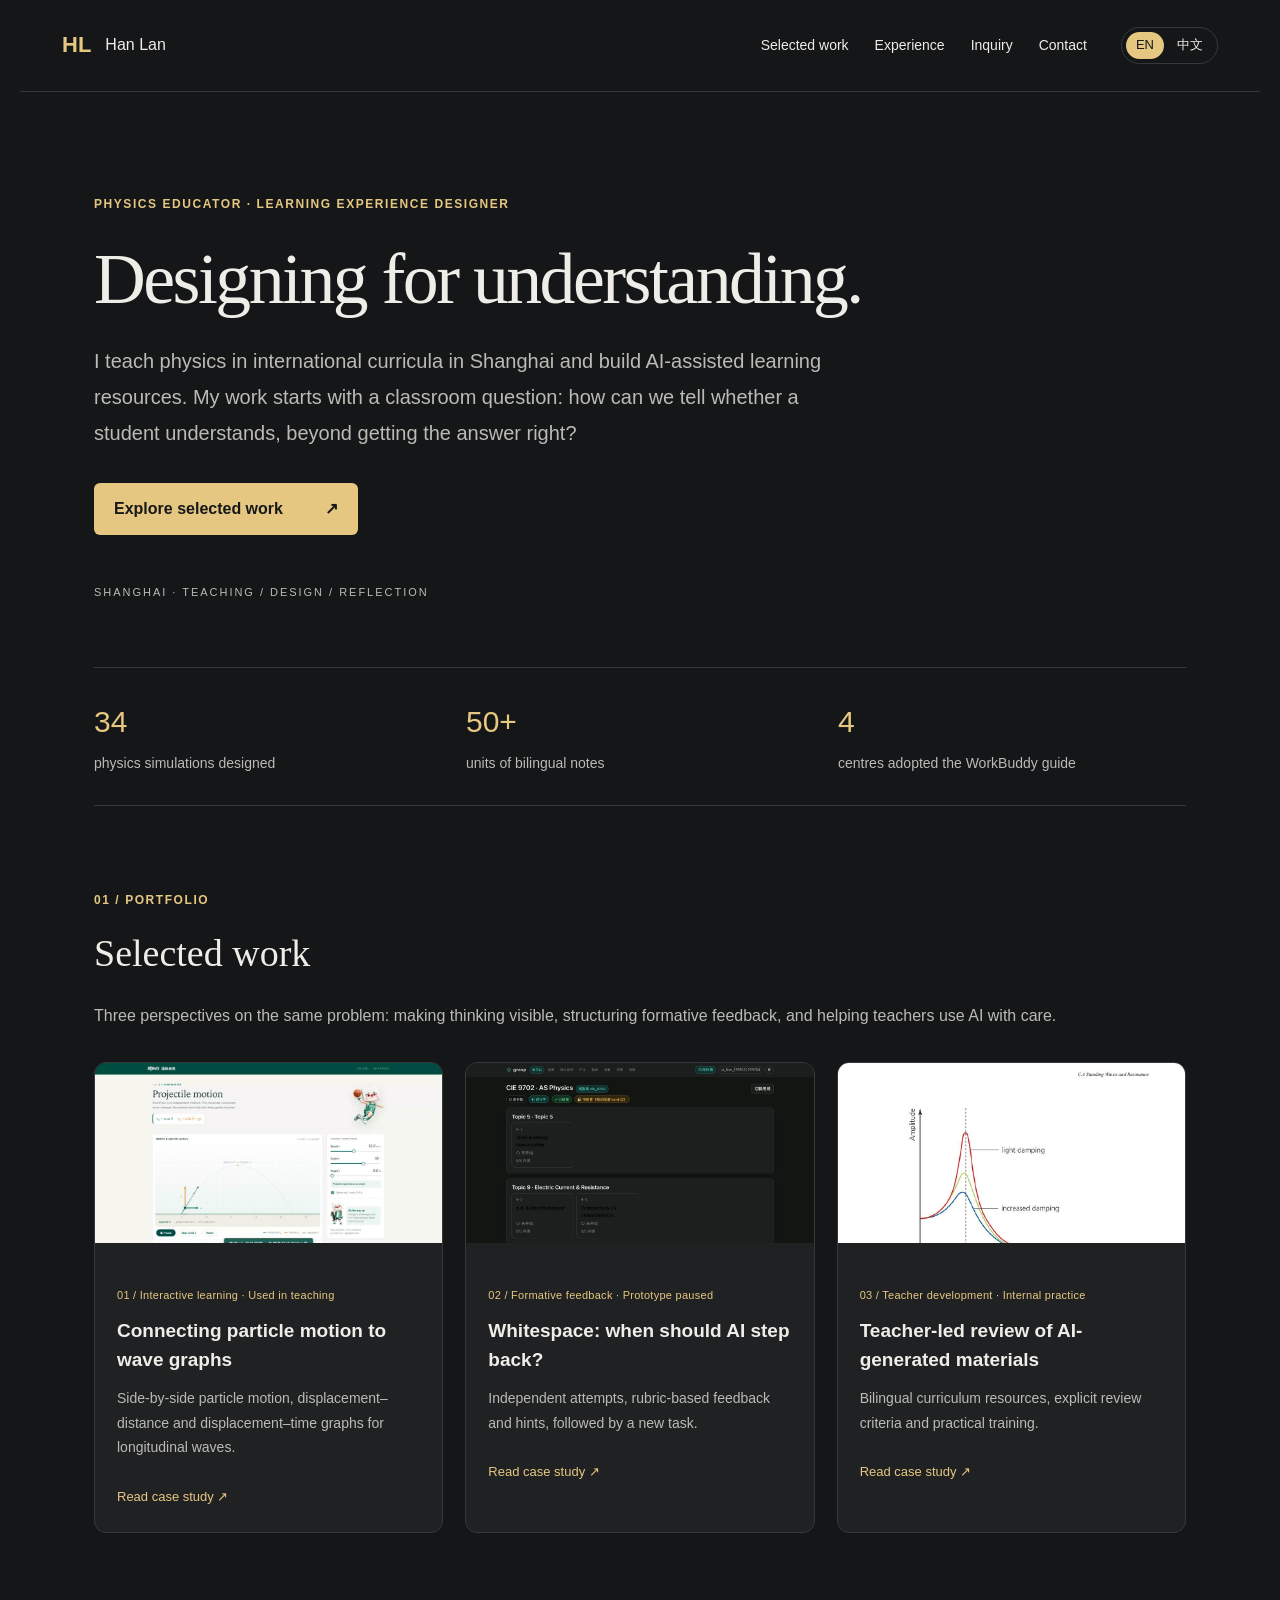
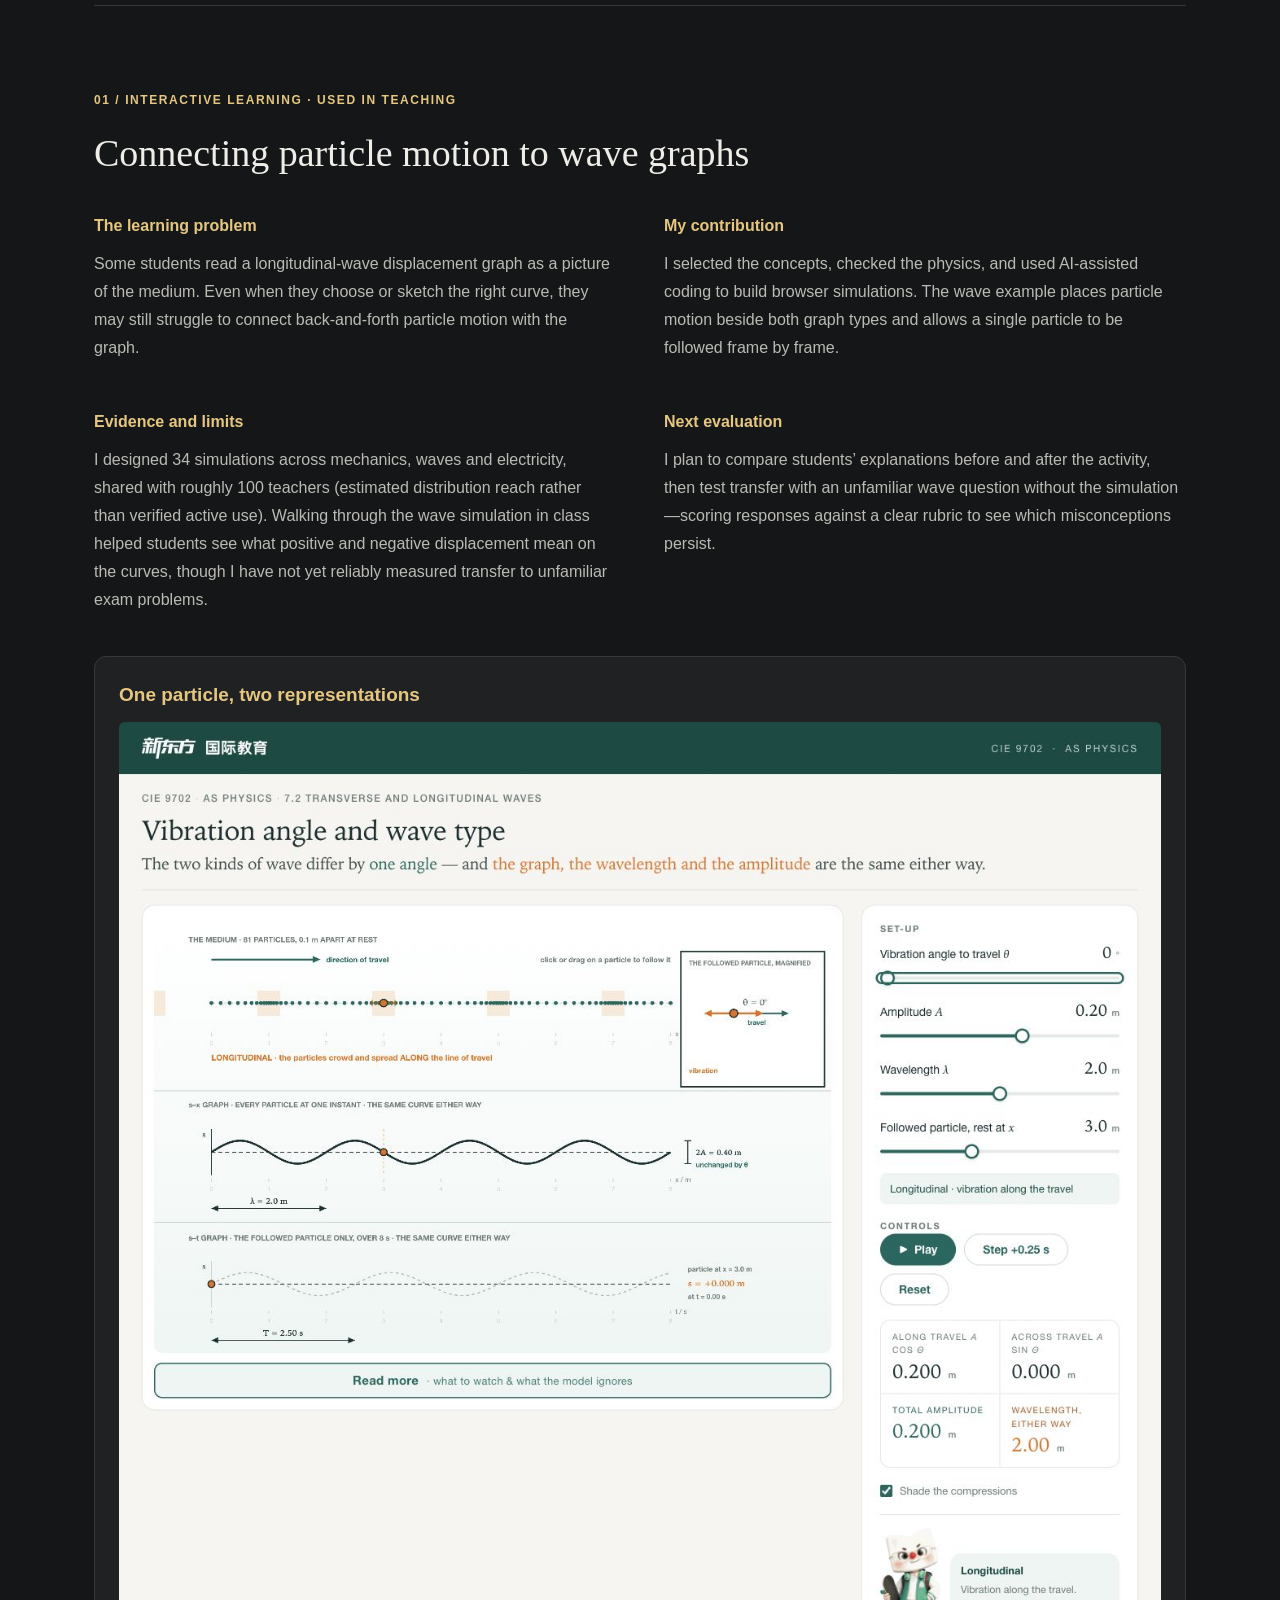
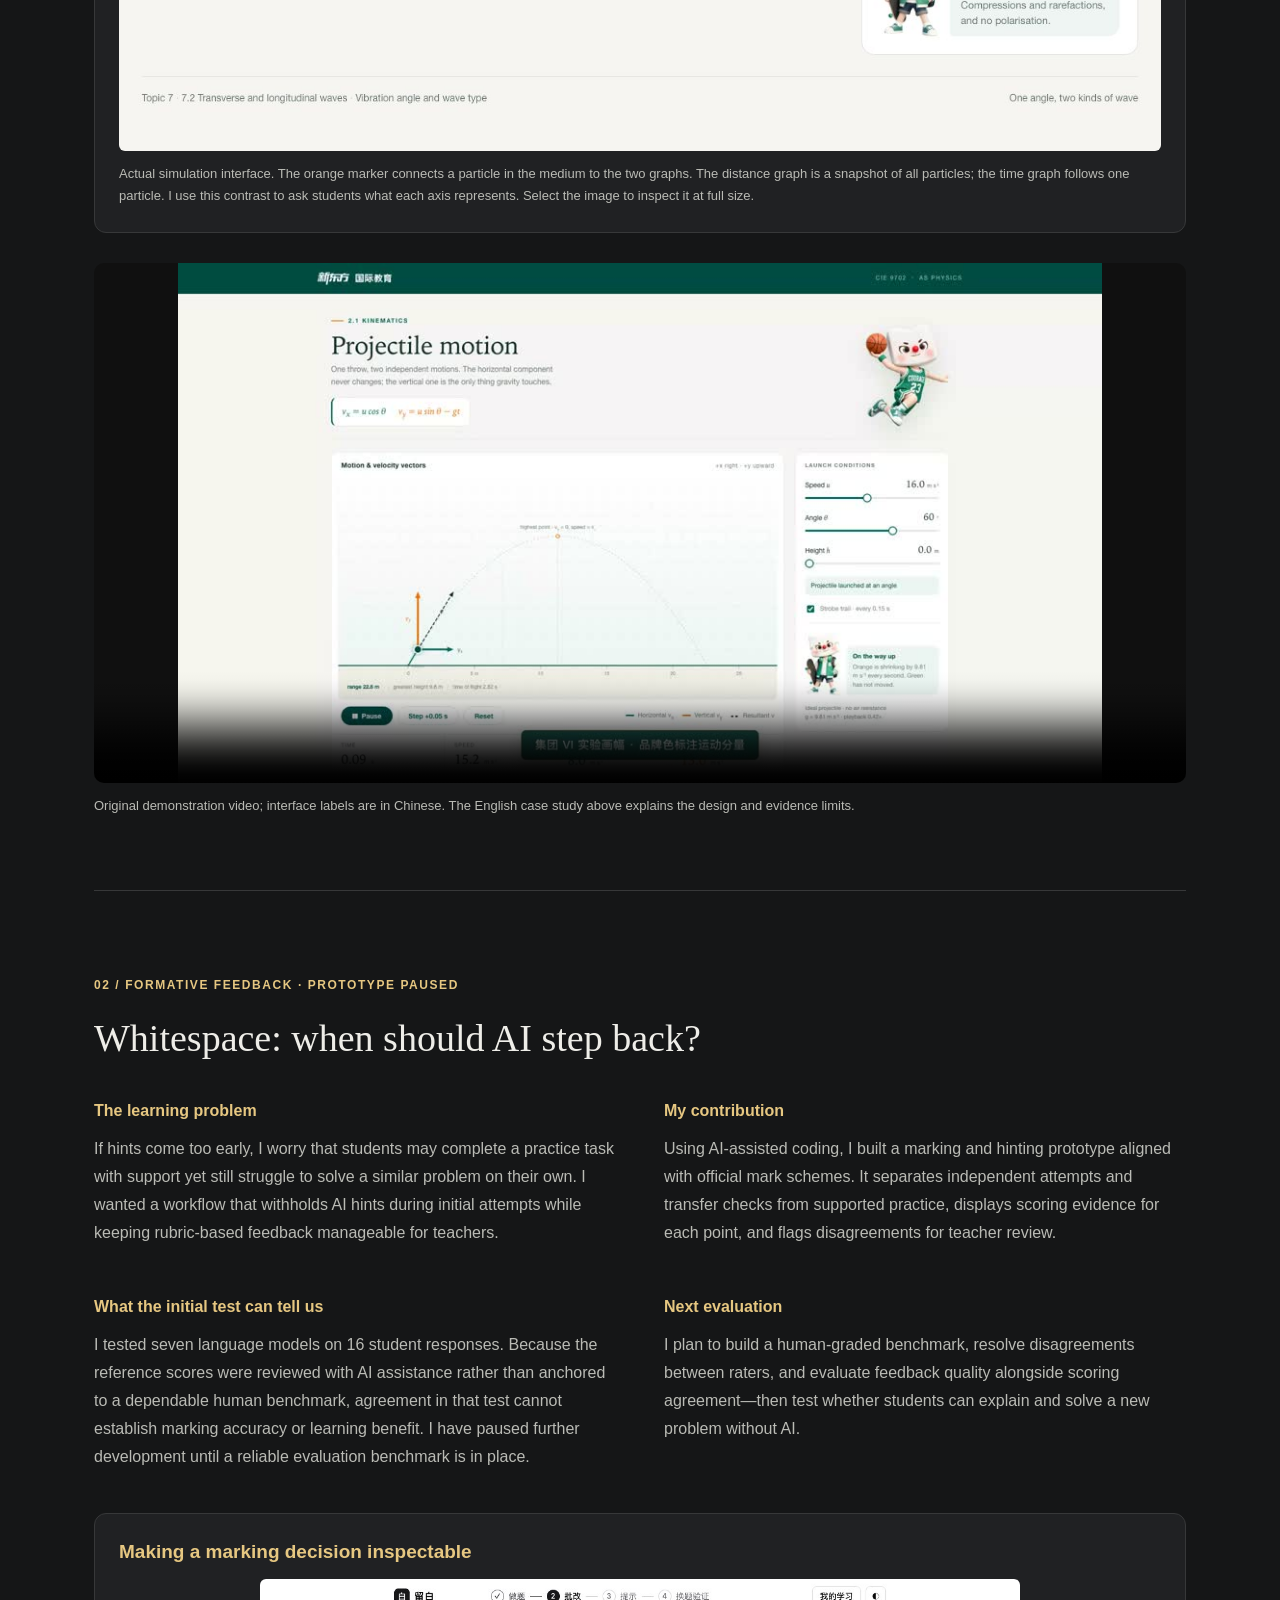
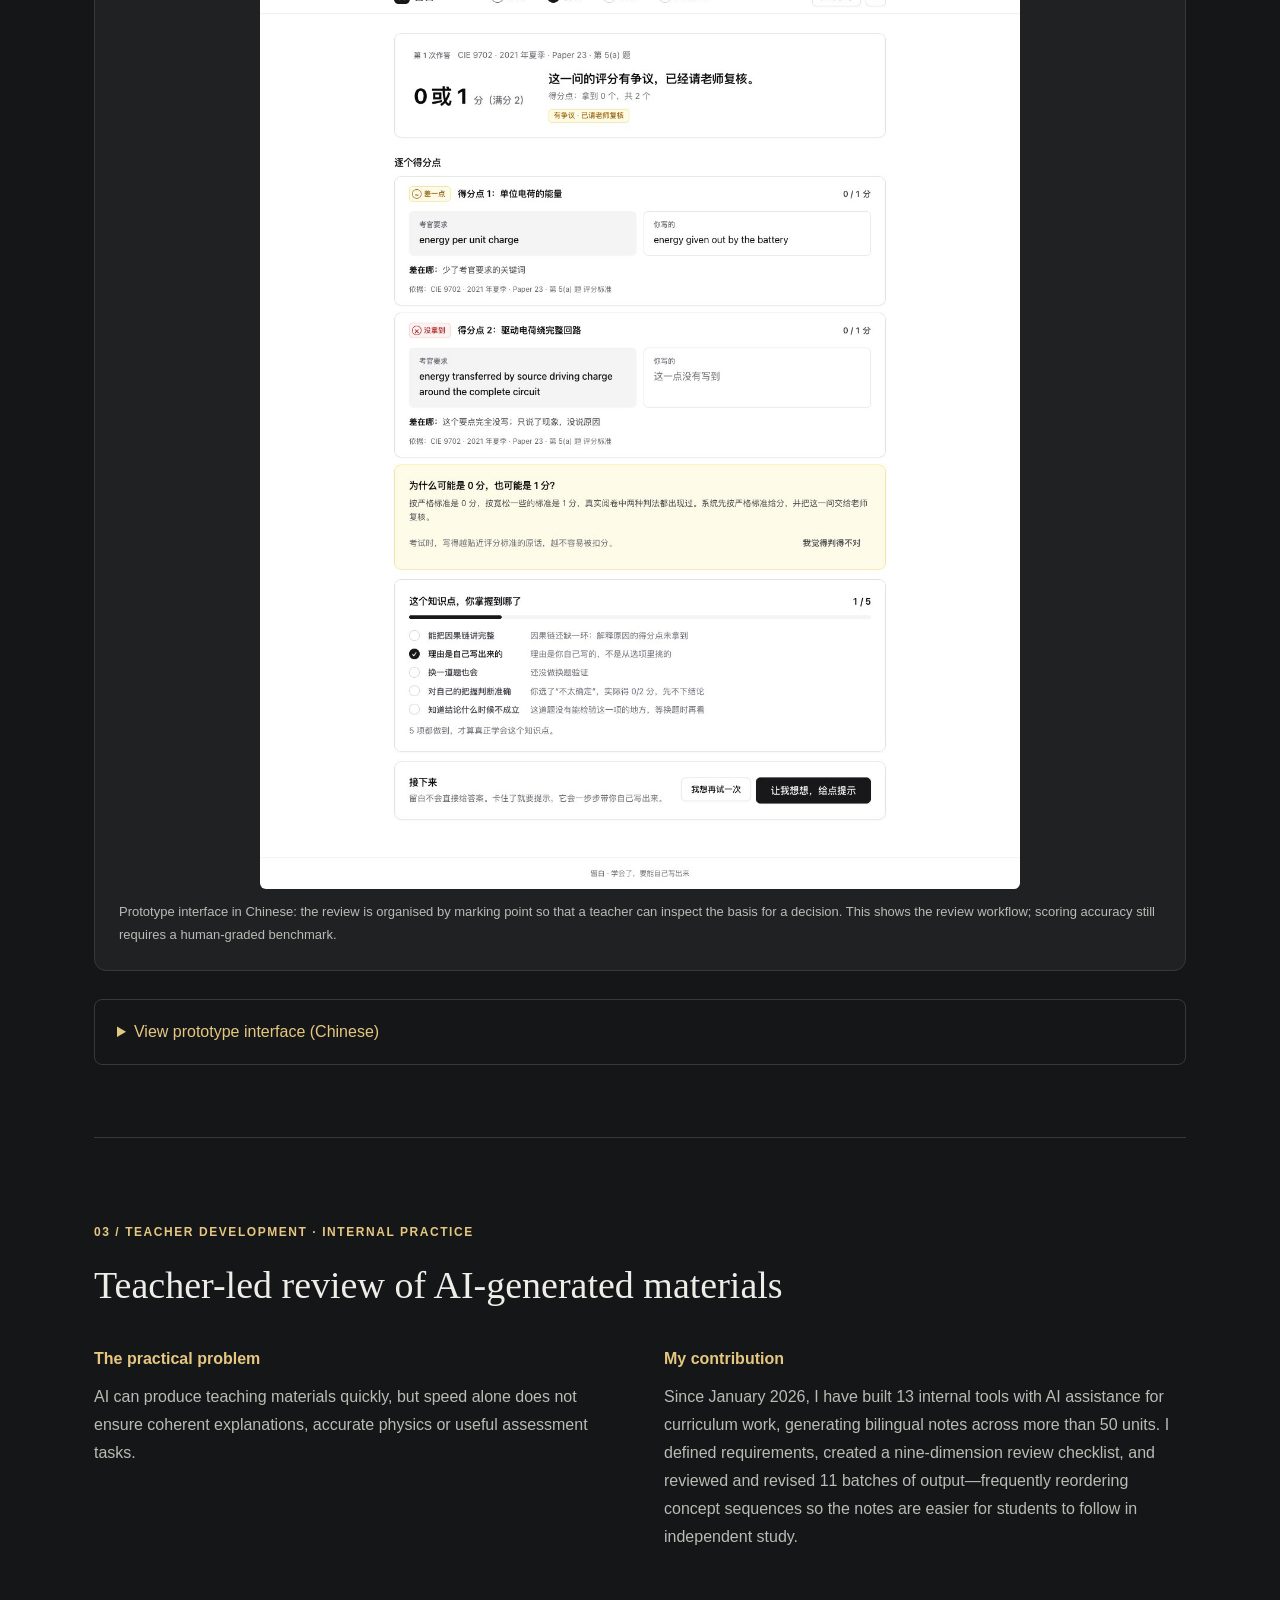
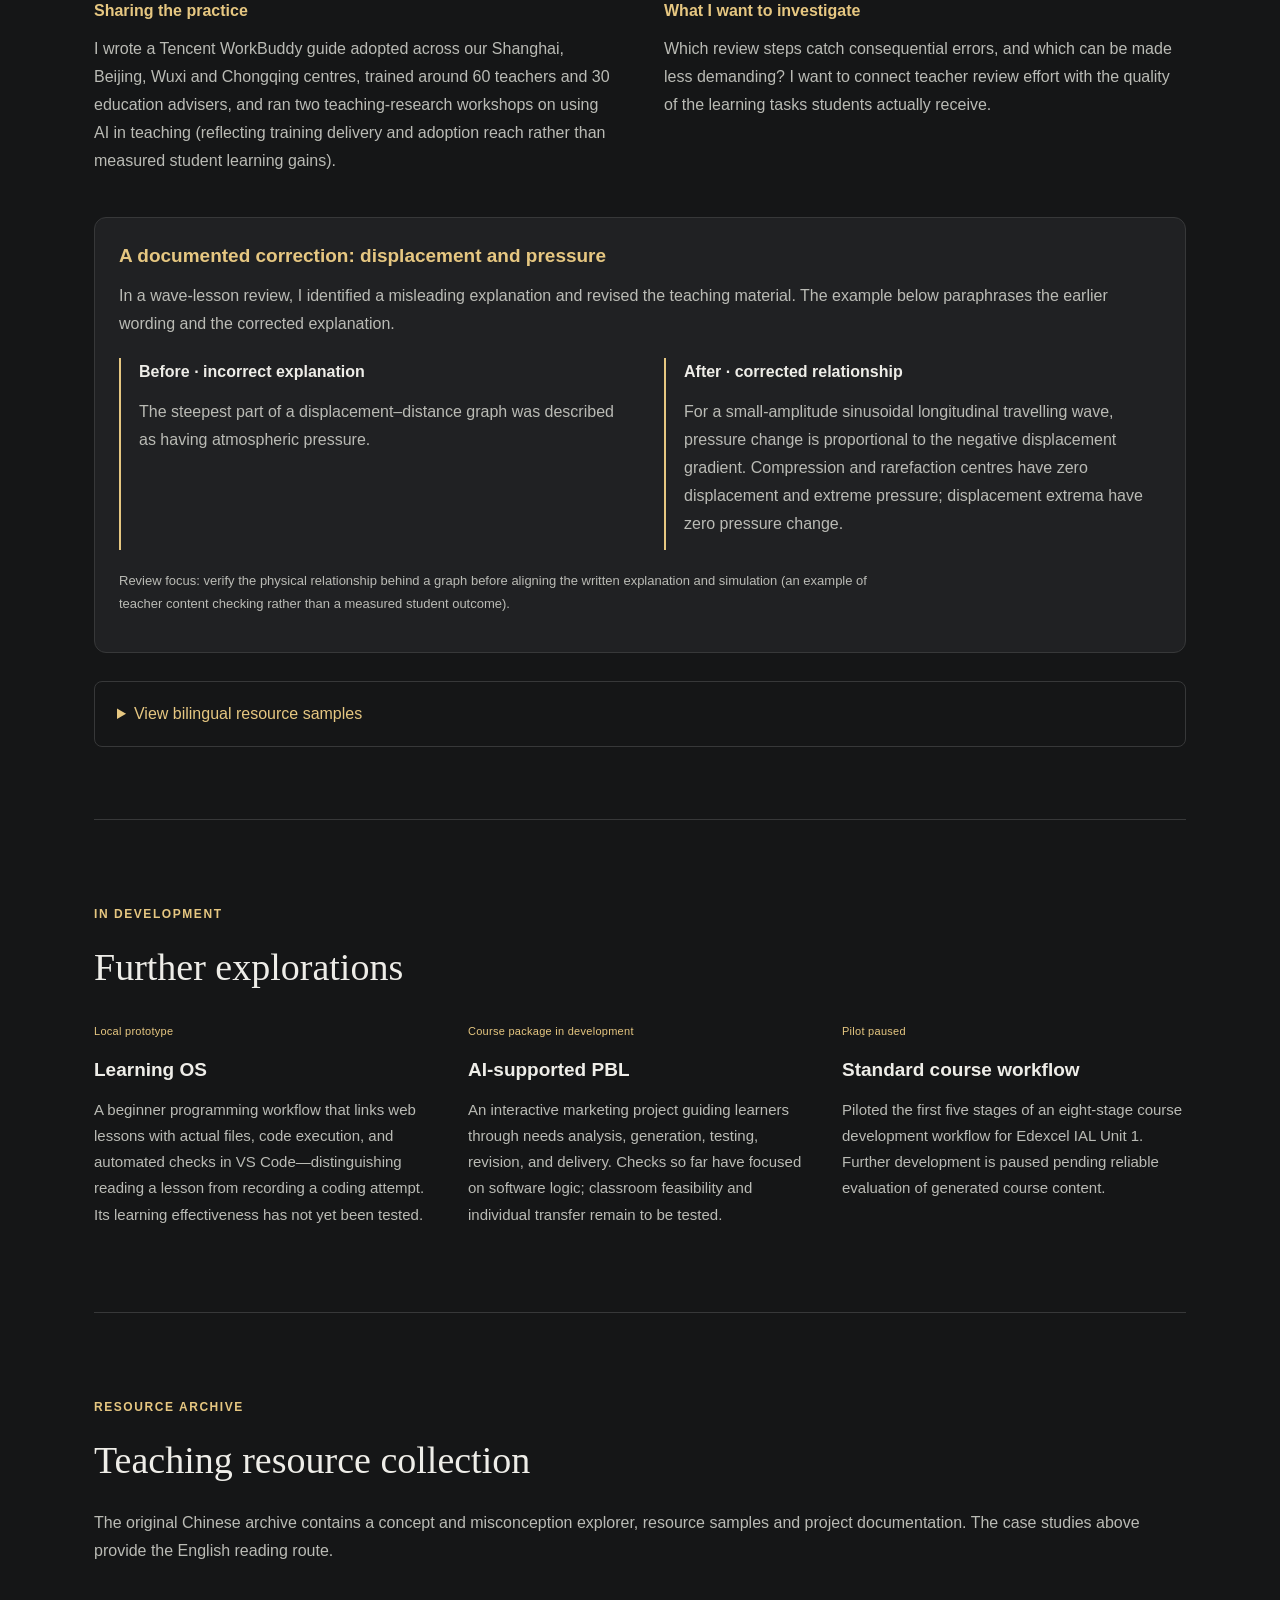
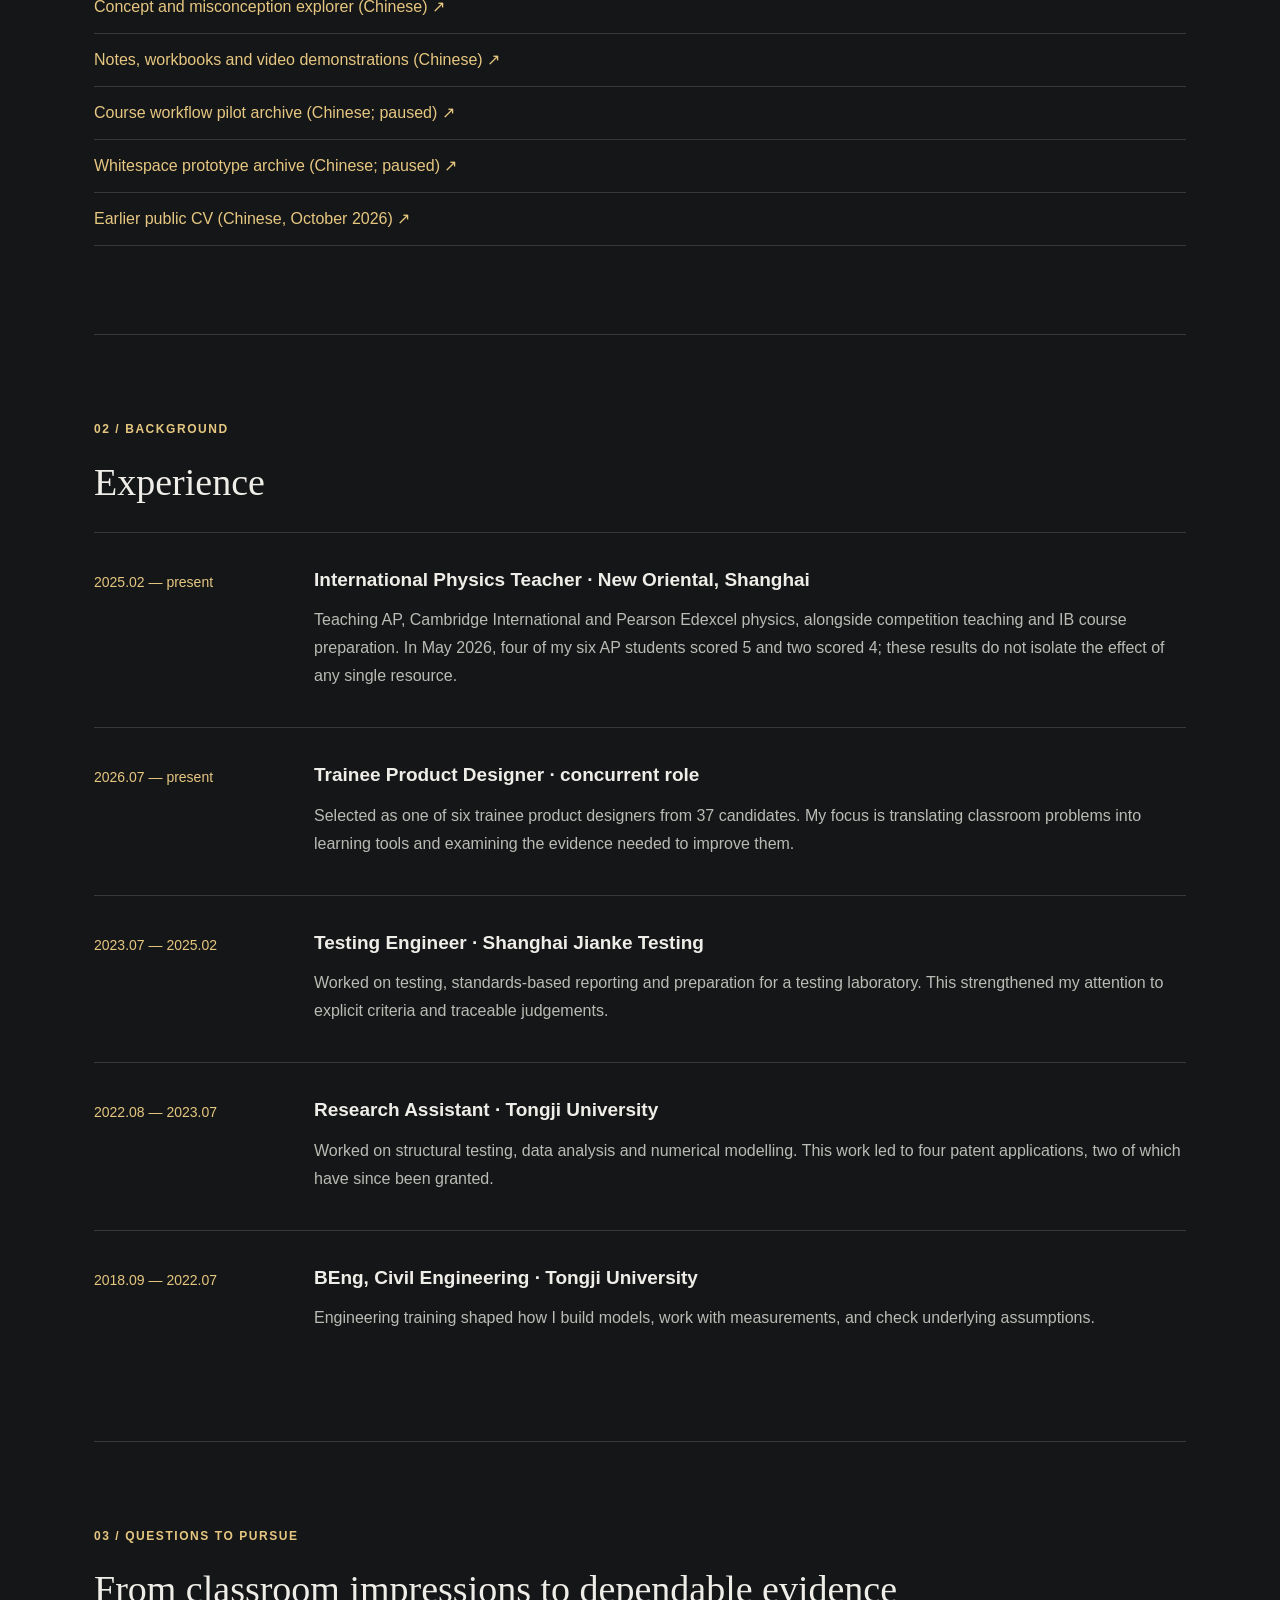
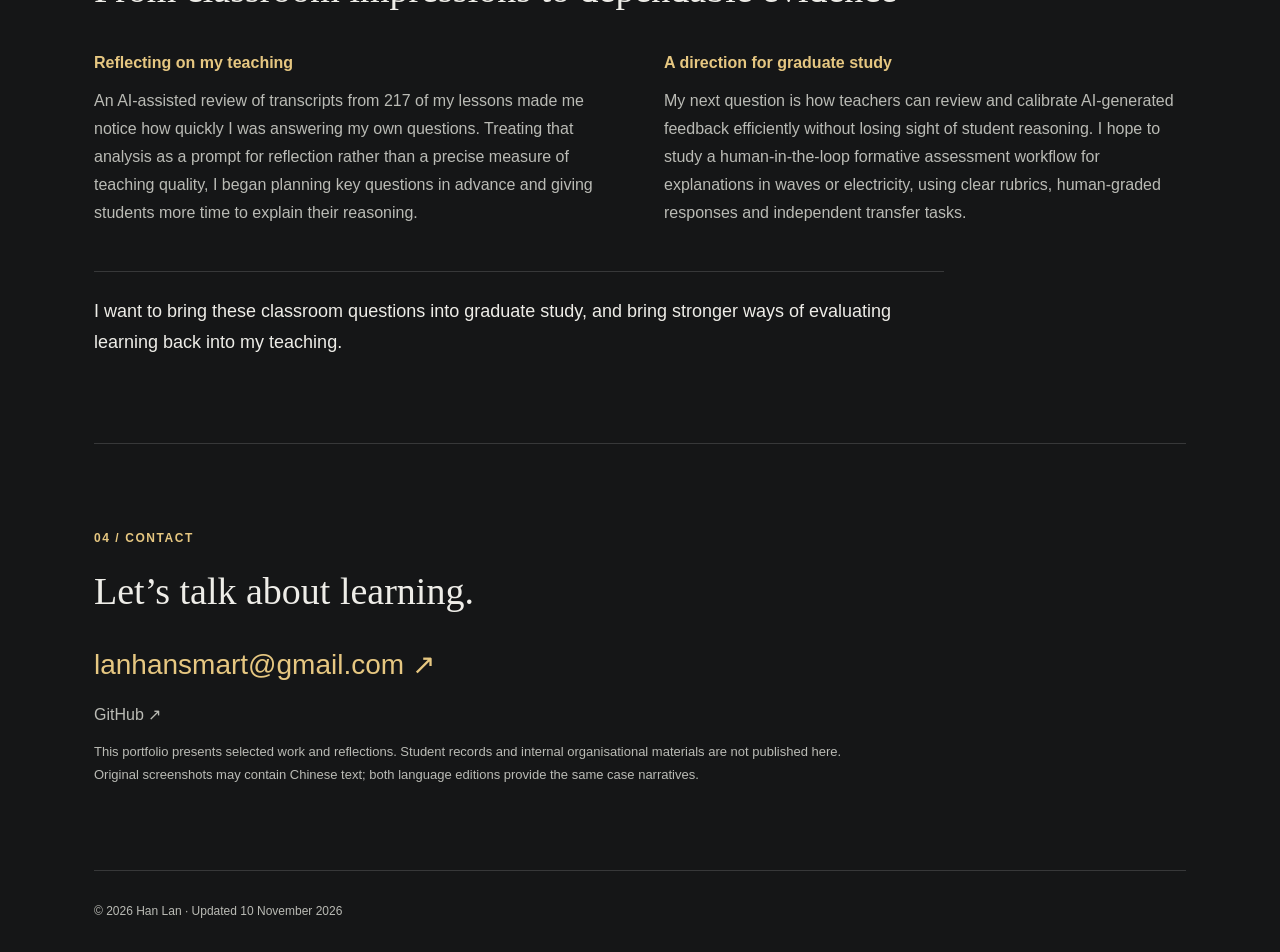
<file: index.html>
<!doctype html><html lang="en"><head><meta charset="utf-8"><meta name="viewport" content="width=device-width, initial-scale=1"><title>Han Lan | Physics educator · Learning experience designer</title><meta name="description" content="I teach physics in international curricula in Shanghai and build AI-assisted learning resources. My work starts with a classroom question: how can we tell whether a student understands, beyond getting the answer right?"><meta name="theme-color" content="#151617"><link rel="icon" href="favicon.svg"><link rel="stylesheet" href="portfolio.css"><link rel="alternate" hreflang="en" href="index.html"><link rel="alternate" hreflang="zh-CN" href="index.zh.html"></head><body><a class="skip" href="#main">Skip to content</a><header><a class="brand" href="index.html">HL<span>Han Lan</span></a><nav aria-label="Main navigation"><a href="#works">Selected work</a><a href="#resume">Experience</a><a href="#inquiry">Inquiry</a><a href="#contact">Contact</a></nav><div class="languages" aria-label="Language"><a href="index.html" lang="en" aria-current="page">EN</a><a href="index.zh.html" lang="zh-CN" >中文</a></div></header><main id="main"><section class="hero" id="about"><p class="eyebrow">Physics educator · Learning experience designer</p><h1>Designing for understanding.</h1><p class="lead">I teach physics in international curricula in Shanghai and build AI-assisted learning resources. My work starts with a classroom question: how can we tell whether a student understands, beyond getting the answer right?</p><a class="button" href="#works">Explore selected work <span>↗</span></a><div class="hero-note">SHANGHAI · TEACHING / DESIGN / REFLECTION</div></section><div class="metrics"><div><strong>34</strong><span>physics simulations designed</span></div><div><strong>50+</strong><span>units of bilingual notes</span></div><div><strong>4</strong><span>centres adopted the WorkBuddy guide</span></div></div><section id="works"><p class="eyebrow">01 / PORTFOLIO</p><h2>Selected work</h2><p>Three perspectives on the same problem: making thinking visible, structuring formative feedback, and helping teachers use AI with care.</p><div class="cards"><a class="card" href="#simulations"><img src="simulations.jpg" alt="Connecting particle motion to wave graphs" loading="lazy"><div><p class="tag">01 / Interactive learning · Used in teaching</p><h3>Connecting particle motion to wave graphs</h3><p>Side-by-side particle motion, displacement–distance and displacement–time graphs for longitudinal waves.</p><span class="read">Read case study ↗</span></div></a><a class="card" href="#whitespace"><img src="assets/ws-desk.jpg" alt="Whitespace: when should AI step back?" loading="lazy"><div><p class="tag">02 / Formative feedback · Prototype paused</p><h3>Whitespace: when should AI step back?</h3><p>Independent attempts, rubric-based feedback and hints, followed by a new task.</p><span class="read">Read case study ↗</span></div></a><a class="card" href="#teacher-tools"><img src="assets/bilingual-en.jpg" alt="Teacher-led review of AI-generated materials" loading="lazy"><div><p class="tag">03 / Teacher development · Internal practice</p><h3>Teacher-led review of AI-generated materials</h3><p>Bilingual curriculum resources, explicit review criteria and practical training.</p><span class="read">Read case study ↗</span></div></a></div></section><section class="case" id="simulations"><p class="eyebrow">01 / Interactive learning · Used in teaching</p><h2>Connecting particle motion to wave graphs</h2><div class="case-grid"><div><h3>The learning problem</h3><p>Some students read a longitudinal-wave displacement graph as a picture of the medium. Even when they choose or sketch the right curve, they may still struggle to connect back-and-forth particle motion with the graph.</p></div><div><h3>My contribution</h3><p>I selected the concepts, checked the physics, and used AI-assisted coding to build browser simulations. The wave example places particle motion beside both graph types and allows a single particle to be followed frame by frame.</p></div><div><h3>Evidence and limits</h3><p>I designed 34 simulations across mechanics, waves and electricity, shared with roughly 100 teachers (estimated distribution reach rather than verified active use). Walking through the wave simulation in class helped students see what positive and negative displacement mean on the curves, though I have not yet reliably measured transfer to unfamiliar exam problems.</p></div><div><h3>Next evaluation</h3><p>I plan to compare students’ explanations before and after the activity, then test transfer with an unfamiliar wave question without the simulation—scoring responses against a clear rubric to see which misconceptions persist.</p></div></div><figure class="evidence-panel"><h3>One particle, two representations</h3><a href="assets/wave-representations.jpg"><img width="1280" height="1264" src="assets/wave-representations.jpg" alt="Longitudinal-wave simulation showing the medium, an orange tracked particle, and displacement–distance and displacement–time graphs" loading="lazy"></a><figcaption>Actual simulation interface. The orange marker connects a particle in the medium to the two graphs. The distance graph is a snapshot of all particles; the time graph follows one particle. I use this contrast to ask students what each axis represents. Select the image to inspect it at full size.</figcaption></figure><figure><video controls preload="none" poster="simulations.jpg" aria-label="Physics simulation demonstration (original Chinese recording)"><source src="simulations.mp4" type="video/mp4"></video><figcaption>Original demonstration video; interface labels are in Chinese. The English case study above explains the design and evidence limits.</figcaption></figure></section><section class="case" id="whitespace"><p class="eyebrow">02 / Formative feedback · Prototype paused</p><h2>Whitespace: when should AI step back?</h2><div class="case-grid"><div><h3>The learning problem</h3><p>If hints come too early, I worry that students may complete a practice task with support yet still struggle to solve a similar problem on their own. I wanted a workflow that withholds AI hints during initial attempts while keeping rubric-based feedback manageable for teachers.</p></div><div><h3>My contribution</h3><p>Using AI-assisted coding, I built a marking and hinting prototype aligned with official mark schemes. It separates independent attempts and transfer checks from supported practice, displays scoring evidence for each point, and flags disagreements for teacher review.</p></div><div><h3>What the initial test can tell us</h3><p>I tested seven language models on 16 student responses. Because the reference scores were reviewed with AI assistance rather than anchored to a dependable human benchmark, agreement in that test cannot establish marking accuracy or learning benefit. I have paused further development until a reliable evaluation benchmark is in place.</p></div><div><h3>Next evaluation</h3><p>I plan to build a human-graded benchmark, resolve disagreements between raters, and evaluate feedback quality alongside scoring agreement—then test whether students can explain and solve a new problem without AI.</p></div></div><figure class="evidence-panel"><h3>Making a marking decision inspectable</h3><a href="assets/ws-verdict.jpg"><img class="verdict" width="1280" height="1533" src="assets/ws-verdict.jpg" alt="Whitespace prototype marking screen with criterion-level decisions and scoring evidence in Chinese" loading="lazy"></a><figcaption>Prototype interface in Chinese: the review is organised by marking point so that a teacher can inspect the basis for a decision. This shows the review workflow; scoring accuracy still requires a human-graded benchmark.</figcaption></figure><details><summary>View prototype interface (Chinese)</summary><img class="evidence" src="assets/ws-probe.jpg" alt="Prototype screen showing independent work with AI assistance locked" loading="lazy"></details></section><section class="case" id="teacher-tools"><p class="eyebrow">03 / Teacher development · Internal practice</p><h2>Teacher-led review of AI-generated materials</h2><div class="case-grid"><div><h3>The practical problem</h3><p>AI can produce teaching materials quickly, but speed alone does not ensure coherent explanations, accurate physics or useful assessment tasks.</p></div><div><h3>My contribution</h3><p>Since January 2026, I have built 13 internal tools with AI assistance for curriculum work, generating bilingual notes across more than 50 units. I defined requirements, created a nine-dimension review checklist, and reviewed and revised 11 batches of output—frequently reordering concept sequences so the notes are easier for students to follow in independent study.</p></div><div><h3>Sharing the practice</h3><p>I wrote a Tencent WorkBuddy guide adopted across our Shanghai, Beijing, Wuxi and Chongqing centres, trained around 60 teachers and 30 education advisers, and ran two teaching-research workshops on using AI in teaching (reflecting training delivery and adoption reach rather than measured student learning gains).</p></div><div><h3>What I want to investigate</h3><p>Which review steps catch consequential errors, and which can be made less demanding? I want to connect teacher review effort with the quality of the learning tasks students actually receive.</p></div></div><div class="evidence-panel"><h3>A documented correction: displacement and pressure</h3><p>In a wave-lesson review, I identified a misleading explanation and revised the teaching material. The example below paraphrases the earlier wording and the corrected explanation.</p><div class="case-grid correction"><div><h4>Before · incorrect explanation</h4><p>The steepest part of a displacement–distance graph was described as having atmospheric pressure.</p></div><div><h4>After · corrected relationship</h4><p>For a small-amplitude sinusoidal longitudinal travelling wave, pressure change is proportional to the negative displacement gradient. Compression and rarefaction centres have zero displacement and extreme pressure; displacement extrema have zero pressure change.</p></div></div><p class="muted">Review focus: verify the physical relationship behind a graph before aligning the written explanation and simulation (an example of teacher content checking rather than a measured student outcome).</p></div><details><summary>View bilingual resource samples</summary><div class="samples"><img src="assets/bilingual-en.jpg" alt="English teaching notes sample" loading="lazy"><img src="assets/bilingual-cn.jpg" alt="中文教学讲义样例" loading="lazy"></div></details></section><section><p class="eyebrow">IN DEVELOPMENT</p><h2>Further explorations</h2><div class="explorations"><div><span class="tag">Local prototype</span><h3>Learning OS</h3><p>A beginner programming workflow that links web lessons with actual files, code execution, and automated checks in VS Code—distinguishing reading a lesson from recording a coding attempt. Its learning effectiveness has not yet been tested.</p></div><div><span class="tag">Course package in development</span><h3>AI-supported PBL</h3><p>An interactive marketing project guiding learners through needs analysis, generation, testing, revision, and delivery. Checks so far have focused on software logic; classroom feasibility and individual transfer remain to be tested.</p></div><div><span class="tag">Pilot paused</span><h3>Standard course workflow</h3><p>Piloted the first five stages of an eight-stage course development workflow for Edexcel IAL Unit 1. Further development is paused pending reliable evaluation of generated course content.</p></div></div></section><section id="resources"><p class="eyebrow">RESOURCE ARCHIVE</p><h2>Teaching resource collection</h2><p>The original Chinese archive contains a concept and misconception explorer, resource samples and project documentation. The case studies above provide the English reading route.</p><ul class="resource-links"><li><a href="knowledge-map.html">Concept and misconception explorer (Chinese) ↗</a></li><li><a href="materials.html">Notes, workbooks and video demonstrations (Chinese) ↗</a></li><li><a href="standard-course.html">Course workflow pilot archive (Chinese; paused) ↗</a></li><li><a href="whitespace.html">Whitespace prototype archive (Chinese; paused) ↗</a></li><li><a href="lanhan-resume.pdf">Earlier public CV (Chinese, October 2026) ↗</a></li></ul></section><section id="resume"><p class="eyebrow">02 / BACKGROUND</p><h2>Experience</h2><div class="timeline"><article><span class="date">2025.02 — present</span><div><h3>International Physics Teacher · New Oriental, Shanghai</h3><p>Teaching AP, Cambridge International and Pearson Edexcel physics, alongside competition teaching and IB course preparation. In May 2026, four of my six AP students scored 5 and two scored 4; these results do not isolate the effect of any single resource.</p></div></article><article><span class="date">2026.07 — present</span><div><h3>Trainee Product Designer · concurrent role</h3><p>Selected as one of six trainee product designers from 37 candidates. My focus is translating classroom problems into learning tools and examining the evidence needed to improve them.</p></div></article><article><span class="date">2023.07 — 2025.02</span><div><h3>Testing Engineer · Shanghai Jianke Testing</h3><p>Worked on testing, standards-based reporting and preparation for a testing laboratory. This strengthened my attention to explicit criteria and traceable judgements.</p></div></article><article><span class="date">2022.08 — 2023.07</span><div><h3>Research Assistant · Tongji University</h3><p>Worked on structural testing, data analysis and numerical modelling. This work led to four patent applications, two of which have since been granted.</p></div></article><article><span class="date">2018.09 — 2022.07</span><div><h3>BEng, Civil Engineering · Tongji University</h3><p>Engineering training shaped how I build models, work with measurements, and check underlying assumptions.</p></div></article></div></section><section id="inquiry"><p class="eyebrow">03 / QUESTIONS TO PURSUE</p><h2>From classroom impressions to dependable evidence</h2><div class="case-grid"><div><h3>Reflecting on my teaching</h3><p>An AI-assisted review of transcripts from 217 of my lessons made me notice how quickly I was answering my own questions. Treating that analysis as a prompt for reflection rather than a precise measure of teaching quality, I began planning key questions in advance and giving students more time to explain their reasoning.</p></div><div><h3>A direction for graduate study</h3><p>My next question is how teachers can review and calibrate AI-generated feedback efficiently without losing sight of student reasoning. I hope to study a human-in-the-loop formative assessment workflow for explanations in waves or electricity, using clear rubrics, human-graded responses and independent transfer tasks.</p></div></div><p class="closing">I want to bring these classroom questions into graduate study, and bring stronger ways of evaluating learning back into my teaching.</p></section><section id="contact"><p class="eyebrow">04 / CONTACT</p><h2>Let’s talk about learning.</h2><a class="email" href="mailto:lanhansmart@gmail.com">lanhansmart@gmail.com ↗</a><p><a href="https://github.com/Bright-han0516">GitHub ↗</a></p><p class="muted">This portfolio presents selected work and reflections. Student records and internal organisational materials are not published here. Original screenshots may contain Chinese text; both language editions provide the same case narratives.</p></section></main><footer>© 2026 Han Lan · Updated 10 November 2026</footer><script>document.querySelectorAll(".languages a").forEach(a=>a.addEventListener("click",()=>{a.hash=location.hash;}));</script></body></html>
</file>
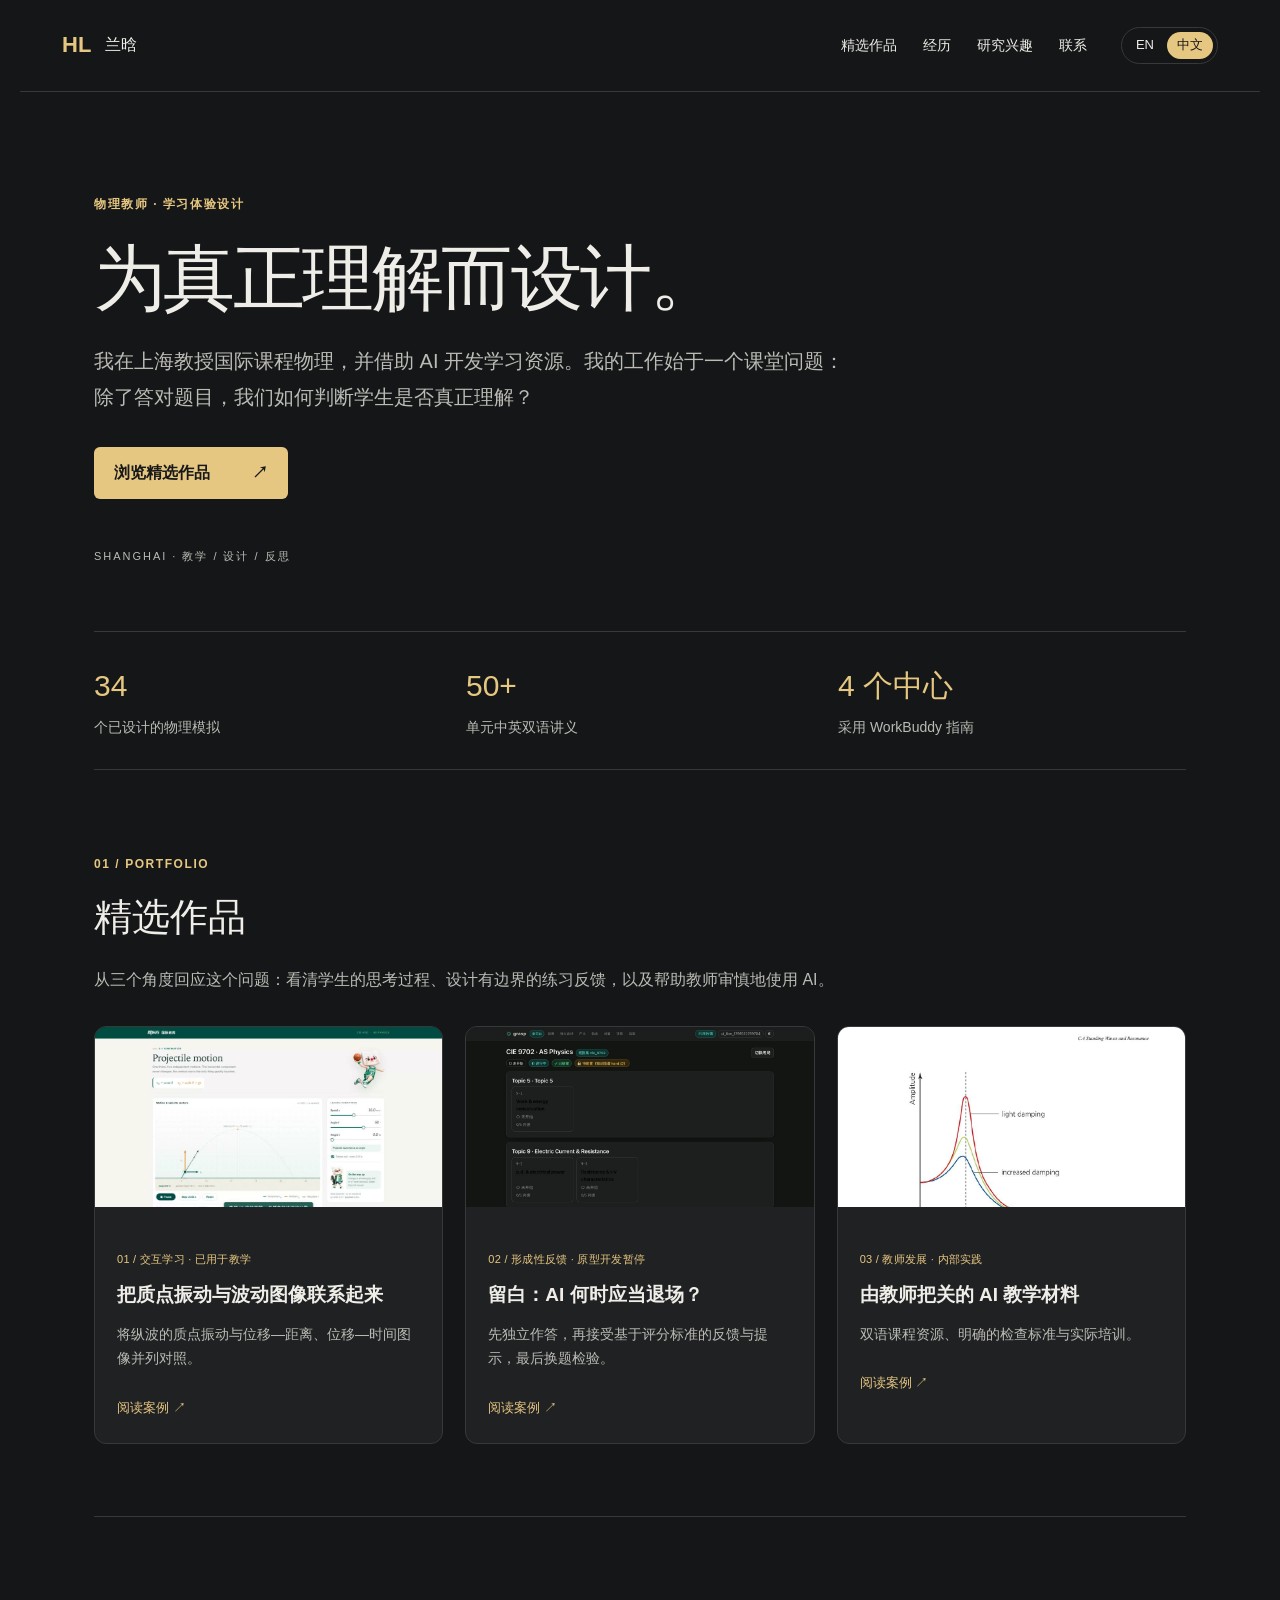
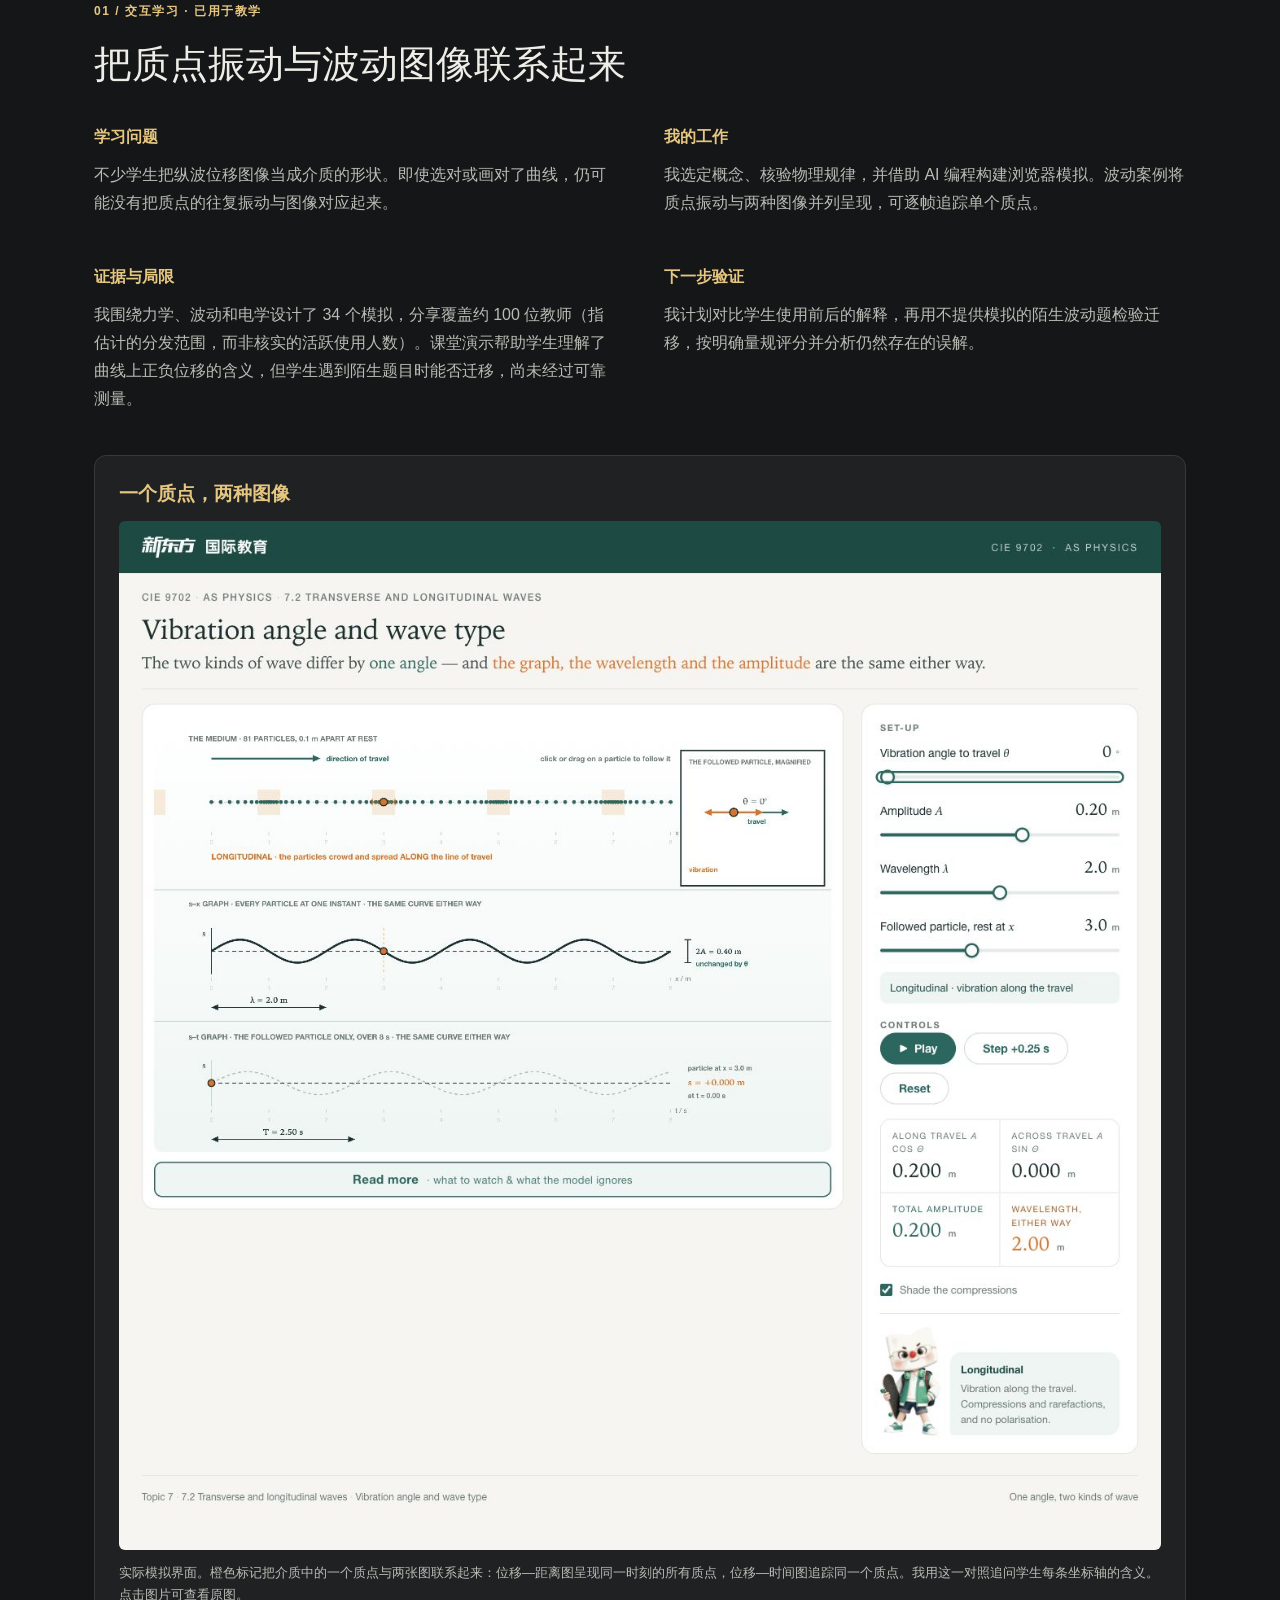
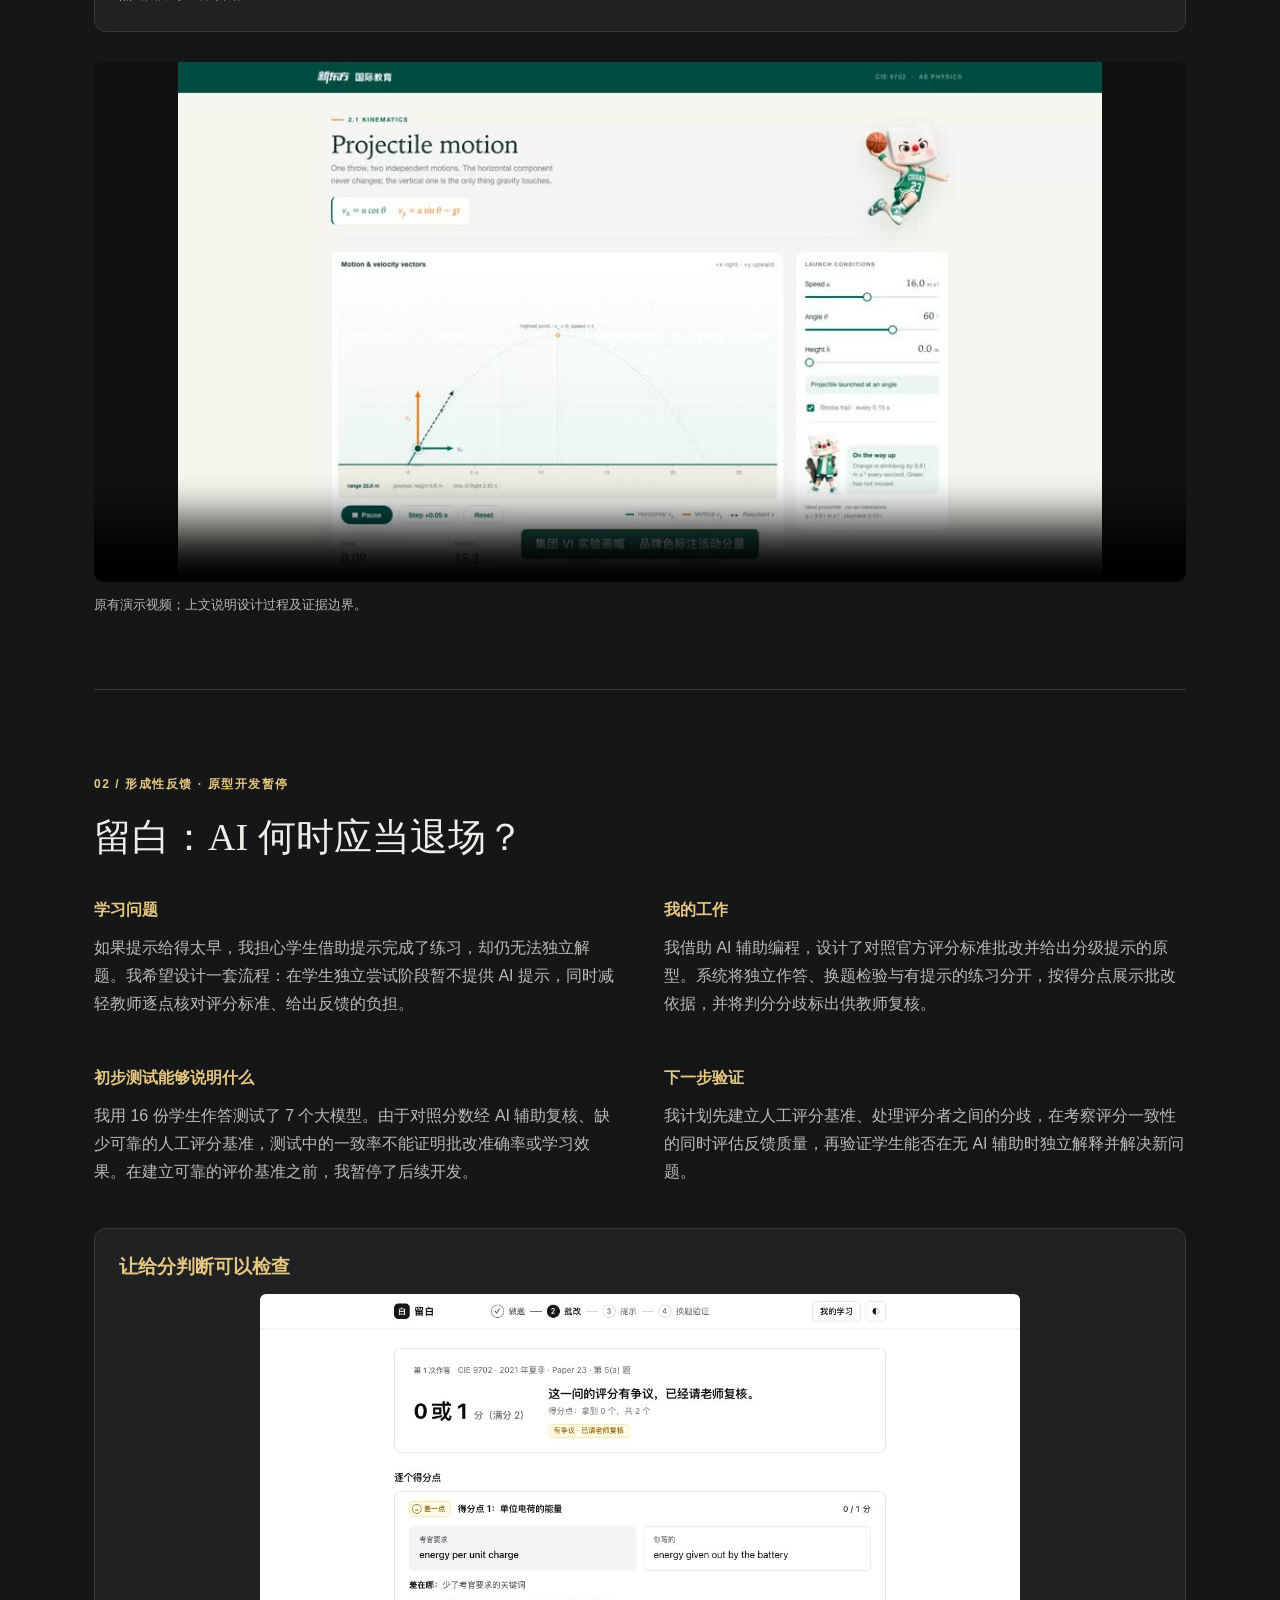
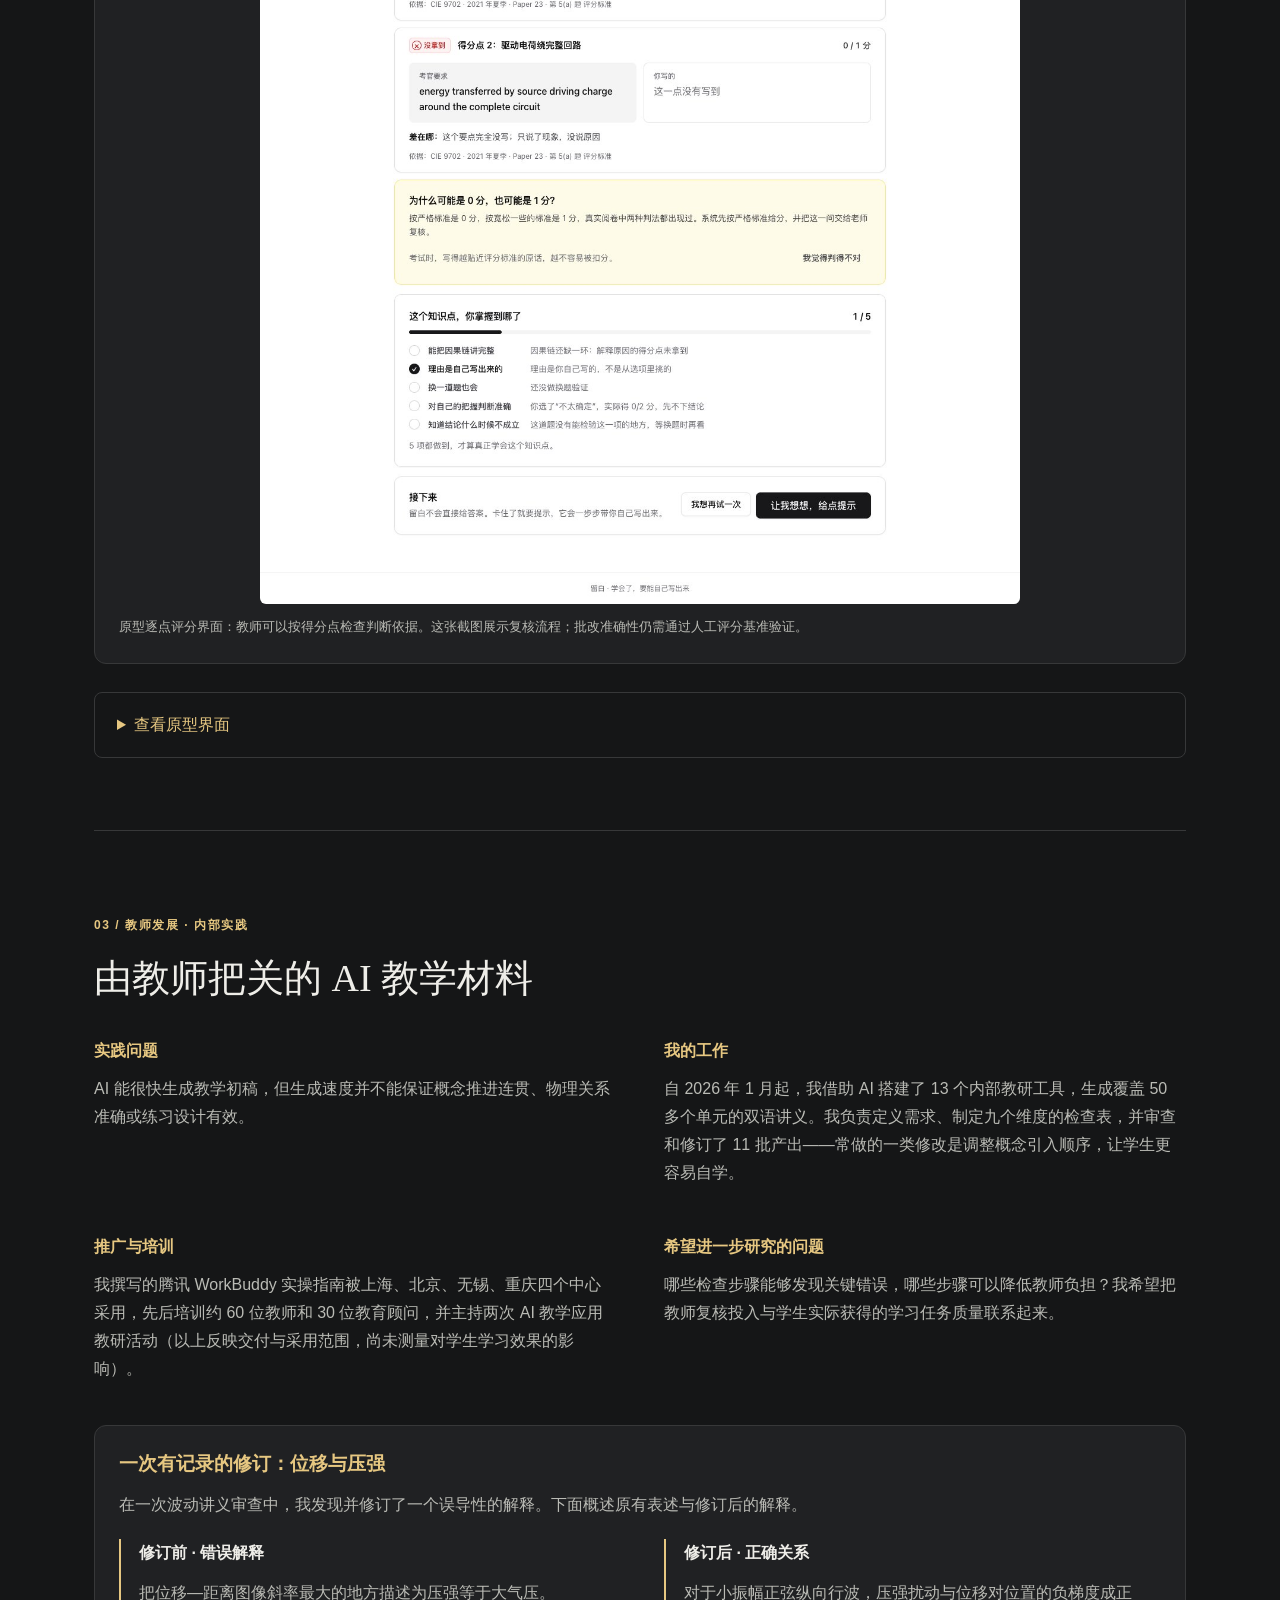
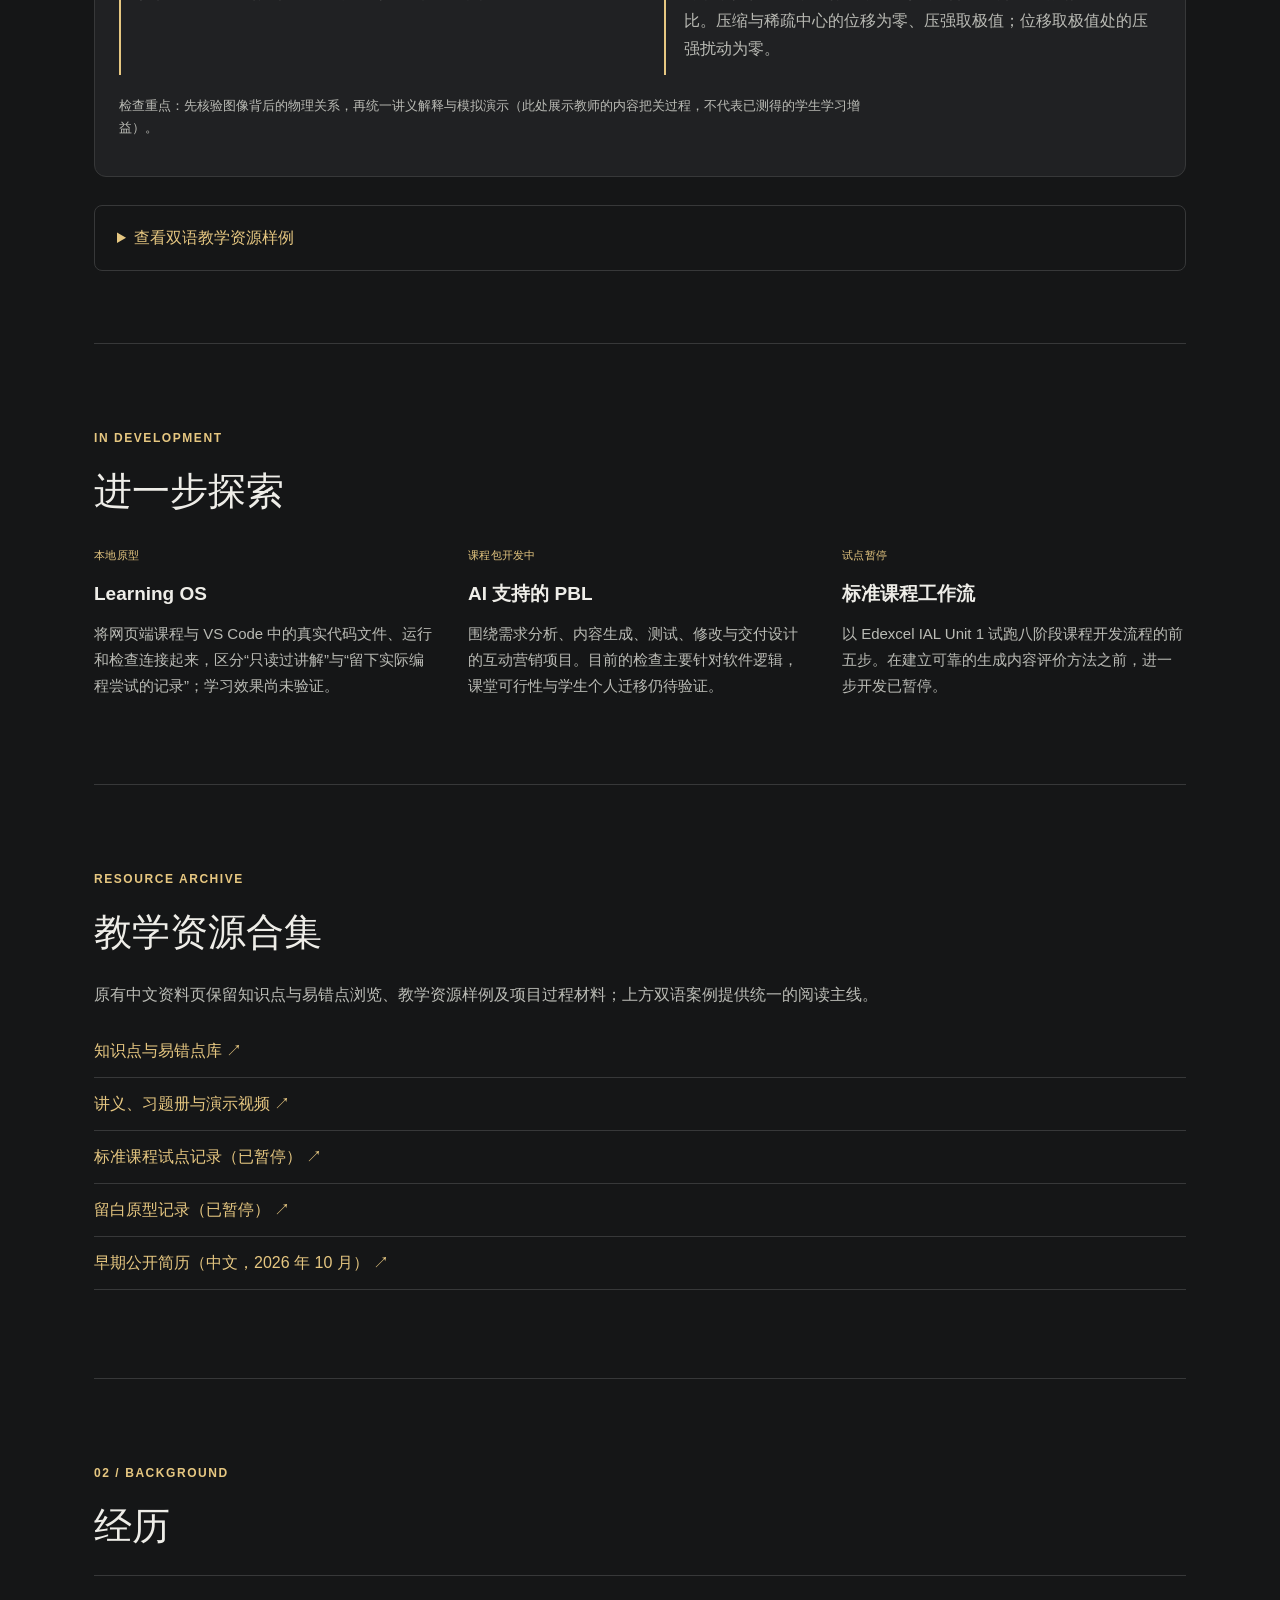
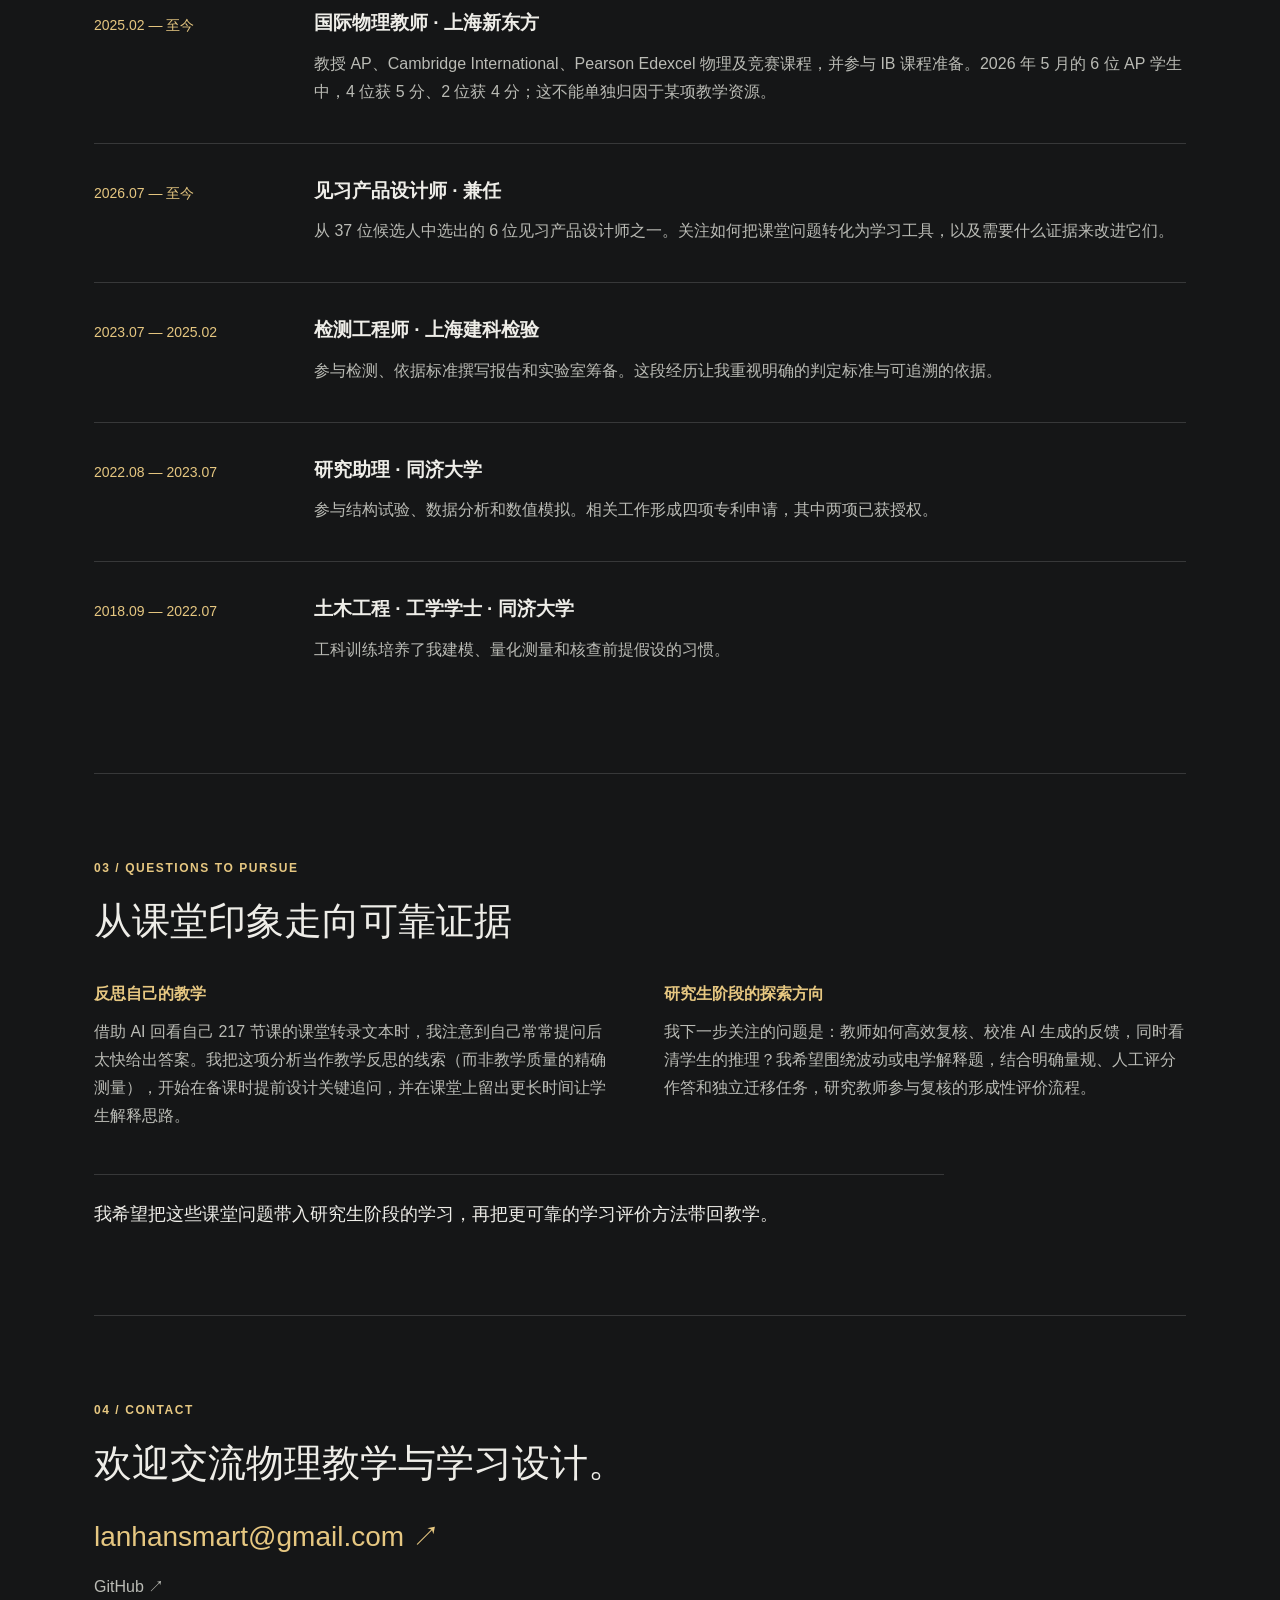
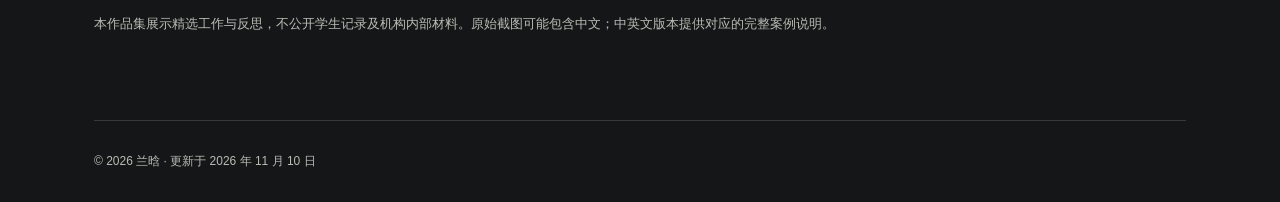
<file: index.zh.html>
<!doctype html><html lang="zh-CN"><head><meta charset="utf-8"><meta name="viewport" content="width=device-width, initial-scale=1"><title>兰晗 | 物理教师 · 学习体验设计</title><meta name="description" content="我在上海教授国际课程物理，并借助 AI 开发学习资源。我的工作始于一个课堂问题：除了答对题目，我们如何判断学生是否真正理解？"><meta name="theme-color" content="#151617"><link rel="icon" href="favicon.svg"><link rel="stylesheet" href="portfolio.css"><link rel="alternate" hreflang="en" href="index.html"><link rel="alternate" hreflang="zh-CN" href="index.zh.html"></head><body><a class="skip" href="#main">跳至正文</a><header><a class="brand" href="index.zh.html">HL<span>兰晗</span></a><nav aria-label="主导航"><a href="#works">精选作品</a><a href="#resume">经历</a><a href="#inquiry">研究兴趣</a><a href="#contact">联系</a></nav><div class="languages" aria-label="Language"><a href="index.html" lang="en" >EN</a><a href="index.zh.html" lang="zh-CN" aria-current="page">中文</a></div></header><main id="main"><section class="hero" id="about"><p class="eyebrow">物理教师 · 学习体验设计</p><h1>为真正理解而设计。</h1><p class="lead">我在上海教授国际课程物理，并借助 AI 开发学习资源。我的工作始于一个课堂问题：除了答对题目，我们如何判断学生是否真正理解？</p><a class="button" href="#works">浏览精选作品 <span>↗</span></a><div class="hero-note">SHANGHAI · 教学 / 设计 / 反思</div></section><div class="metrics"><div><strong>34</strong><span>个已设计的物理模拟</span></div><div><strong>50+</strong><span>单元中英双语讲义</span></div><div><strong>4 个中心</strong><span>采用 WorkBuddy 指南</span></div></div><section id="works"><p class="eyebrow">01 / PORTFOLIO</p><h2>精选作品</h2><p>从三个角度回应这个问题：看清学生的思考过程、设计有边界的练习反馈，以及帮助教师审慎地使用 AI。</p><div class="cards"><a class="card" href="#simulations"><img src="simulations.jpg" alt="把质点振动与波动图像联系起来" loading="lazy"><div><p class="tag">01 / 交互学习 · 已用于教学</p><h3>把质点振动与波动图像联系起来</h3><p>将纵波的质点振动与位移—距离、位移—时间图像并列对照。</p><span class="read">阅读案例 ↗</span></div></a><a class="card" href="#whitespace"><img src="assets/ws-desk.jpg" alt="留白：AI 何时应当退场？" loading="lazy"><div><p class="tag">02 / 形成性反馈 · 原型开发暂停</p><h3>留白：AI 何时应当退场？</h3><p>先独立作答，再接受基于评分标准的反馈与提示，最后换题检验。</p><span class="read">阅读案例 ↗</span></div></a><a class="card" href="#teacher-tools"><img src="assets/bilingual-en.jpg" alt="由教师把关的 AI 教学材料" loading="lazy"><div><p class="tag">03 / 教师发展 · 内部实践</p><h3>由教师把关的 AI 教学材料</h3><p>双语课程资源、明确的检查标准与实际培训。</p><span class="read">阅读案例 ↗</span></div></a></div></section><section class="case" id="simulations"><p class="eyebrow">01 / 交互学习 · 已用于教学</p><h2>把质点振动与波动图像联系起来</h2><div class="case-grid"><div><h3>学习问题</h3><p>不少学生把纵波位移图像当成介质的形状。即使选对或画对了曲线，仍可能没有把质点的往复振动与图像对应起来。</p></div><div><h3>我的工作</h3><p>我选定概念、核验物理规律，并借助 AI 编程构建浏览器模拟。波动案例将质点振动与两种图像并列呈现，可逐帧追踪单个质点。</p></div><div><h3>证据与局限</h3><p>我围绕力学、波动和电学设计了 34 个模拟，分享覆盖约 100 位教师（指估计的分发范围，而非核实的活跃使用人数）。课堂演示帮助学生理解了曲线上正负位移的含义，但学生遇到陌生题目时能否迁移，尚未经过可靠测量。</p></div><div><h3>下一步验证</h3><p>我计划对比学生使用前后的解释，再用不提供模拟的陌生波动题检验迁移，按明确量规评分并分析仍然存在的误解。</p></div></div><figure class="evidence-panel"><h3>一个质点，两种图像</h3><a href="assets/wave-representations.jpg"><img width="1280" height="1264" src="assets/wave-representations.jpg" alt="纵波模拟：介质、橙色追踪质点及位移—距离、位移—时间图像" loading="lazy"></a><figcaption>实际模拟界面。橙色标记把介质中的一个质点与两张图联系起来：位移—距离图呈现同一时刻的所有质点，位移—时间图追踪同一个质点。我用这一对照追问学生每条坐标轴的含义。点击图片可查看原图。</figcaption></figure><figure><video controls preload="none" poster="simulations.jpg" aria-label="物理交互模拟演示视频"><source src="simulations.mp4" type="video/mp4"></video><figcaption>原有演示视频；上文说明设计过程及证据边界。</figcaption></figure></section><section class="case" id="whitespace"><p class="eyebrow">02 / 形成性反馈 · 原型开发暂停</p><h2>留白：AI 何时应当退场？</h2><div class="case-grid"><div><h3>学习问题</h3><p>如果提示给得太早，我担心学生借助提示完成了练习，却仍无法独立解题。我希望设计一套流程：在学生独立尝试阶段暂不提供 AI 提示，同时减轻教师逐点核对评分标准、给出反馈的负担。</p></div><div><h3>我的工作</h3><p>我借助 AI 辅助编程，设计了对照官方评分标准批改并给出分级提示的原型。系统将独立作答、换题检验与有提示的练习分开，按得分点展示批改依据，并将判分分歧标出供教师复核。</p></div><div><h3>初步测试能够说明什么</h3><p>我用 16 份学生作答测试了 7 个大模型。由于对照分数经 AI 辅助复核、缺少可靠的人工评分基准，测试中的一致率不能证明批改准确率或学习效果。在建立可靠的评价基准之前，我暂停了后续开发。</p></div><div><h3>下一步验证</h3><p>我计划先建立人工评分基准、处理评分者之间的分歧，在考察评分一致性的同时评估反馈质量，再验证学生能否在无 AI 辅助时独立解释并解决新问题。</p></div></div><figure class="evidence-panel"><h3>让给分判断可以检查</h3><a href="assets/ws-verdict.jpg"><img class="verdict" width="1280" height="1533" src="assets/ws-verdict.jpg" alt="留白原型逐点评分界面，展示得分判断及依据" loading="lazy"></a><figcaption>原型逐点评分界面：教师可以按得分点检查判断依据。这张截图展示复核流程；批改准确性仍需通过人工评分基准验证。</figcaption></figure><details><summary>查看原型界面</summary><img class="evidence" src="assets/ws-probe.jpg" alt="独立作答阶段锁定 AI 辅助的原型截图" loading="lazy"></details></section><section class="case" id="teacher-tools"><p class="eyebrow">03 / 教师发展 · 内部实践</p><h2>由教师把关的 AI 教学材料</h2><div class="case-grid"><div><h3>实践问题</h3><p>AI 能很快生成教学初稿，但生成速度并不能保证概念推进连贯、物理关系准确或练习设计有效。</p></div><div><h3>我的工作</h3><p>自 2026 年 1 月起，我借助 AI 搭建了 13 个内部教研工具，生成覆盖 50 多个单元的双语讲义。我负责定义需求、制定九个维度的检查表，并审查和修订了 11 批产出——常做的一类修改是调整概念引入顺序，让学生更容易自学。</p></div><div><h3>推广与培训</h3><p>我撰写的腾讯 WorkBuddy 实操指南被上海、北京、无锡、重庆四个中心采用，先后培训约 60 位教师和 30 位教育顾问，并主持两次 AI 教学应用教研活动（以上反映交付与采用范围，尚未测量对学生学习效果的影响）。</p></div><div><h3>希望进一步研究的问题</h3><p>哪些检查步骤能够发现关键错误，哪些步骤可以降低教师负担？我希望把教师复核投入与学生实际获得的学习任务质量联系起来。</p></div></div><div class="evidence-panel"><h3>一次有记录的修订：位移与压强</h3><p>在一次波动讲义审查中，我发现并修订了一个误导性的解释。下面概述原有表述与修订后的解释。</p><div class="case-grid correction"><div><h4>修订前 · 错误解释</h4><p>把位移—距离图像斜率最大的地方描述为压强等于大气压。</p></div><div><h4>修订后 · 正确关系</h4><p>对于小振幅正弦纵向行波，压强扰动与位移对位置的负梯度成正比。压缩与稀疏中心的位移为零、压强取极值；位移取极值处的压强扰动为零。</p></div></div><p class="muted">检查重点：先核验图像背后的物理关系，再统一讲义解释与模拟演示（此处展示教师的内容把关过程，不代表已测得的学生学习增益）。</p></div><details><summary>查看双语教学资源样例</summary><div class="samples"><img src="assets/bilingual-en.jpg" alt="English teaching notes sample" loading="lazy"><img src="assets/bilingual-cn.jpg" alt="中文教学讲义样例" loading="lazy"></div></details></section><section><p class="eyebrow">IN DEVELOPMENT</p><h2>进一步探索</h2><div class="explorations"><div><span class="tag">本地原型</span><h3>Learning OS</h3><p>将网页端课程与 VS Code 中的真实代码文件、运行和检查连接起来，区分“只读过讲解”与“留下实际编程尝试的记录”；学习效果尚未验证。</p></div><div><span class="tag">课程包开发中</span><h3>AI 支持的 PBL</h3><p>围绕需求分析、内容生成、测试、修改与交付设计的互动营销项目。目前的检查主要针对软件逻辑，课堂可行性与学生个人迁移仍待验证。</p></div><div><span class="tag">试点暂停</span><h3>标准课程工作流</h3><p>以 Edexcel IAL Unit 1 试跑八阶段课程开发流程的前五步。在建立可靠的生成内容评价方法之前，进一步开发已暂停。</p></div></div></section><section id="resources"><p class="eyebrow">RESOURCE ARCHIVE</p><h2>教学资源合集</h2><p>原有中文资料页保留知识点与易错点浏览、教学资源样例及项目过程材料；上方双语案例提供统一的阅读主线。</p><ul class="resource-links"><li><a href="knowledge-map.html">知识点与易错点库 ↗</a></li><li><a href="materials.html">讲义、习题册与演示视频 ↗</a></li><li><a href="standard-course.html">标准课程试点记录（已暂停） ↗</a></li><li><a href="whitespace.html">留白原型记录（已暂停） ↗</a></li><li><a href="lanhan-resume.pdf">早期公开简历（中文，2026 年 10 月） ↗</a></li></ul></section><section id="resume"><p class="eyebrow">02 / BACKGROUND</p><h2>经历</h2><div class="timeline"><article><span class="date">2025.02 — 至今</span><div><h3>国际物理教师 · 上海新东方</h3><p>教授 AP、Cambridge International、Pearson Edexcel 物理及竞赛课程，并参与 IB 课程准备。2026 年 5 月的 6 位 AP 学生中，4 位获 5 分、2 位获 4 分；这不能单独归因于某项教学资源。</p></div></article><article><span class="date">2026.07 — 至今</span><div><h3>见习产品设计师 · 兼任</h3><p>从 37 位候选人中选出的 6 位见习产品设计师之一。关注如何把课堂问题转化为学习工具，以及需要什么证据来改进它们。</p></div></article><article><span class="date">2023.07 — 2025.02</span><div><h3>检测工程师 · 上海建科检验</h3><p>参与检测、依据标准撰写报告和实验室筹备。这段经历让我重视明确的判定标准与可追溯的依据。</p></div></article><article><span class="date">2022.08 — 2023.07</span><div><h3>研究助理 · 同济大学</h3><p>参与结构试验、数据分析和数值模拟。相关工作形成四项专利申请，其中两项已获授权。</p></div></article><article><span class="date">2018.09 — 2022.07</span><div><h3>土木工程 · 工学学士 · 同济大学</h3><p>工科训练培养了我建模、量化测量和核查前提假设的习惯。</p></div></article></div></section><section id="inquiry"><p class="eyebrow">03 / QUESTIONS TO PURSUE</p><h2>从课堂印象走向可靠证据</h2><div class="case-grid"><div><h3>反思自己的教学</h3><p>借助 AI 回看自己 217 节课的课堂转录文本时，我注意到自己常常提问后太快给出答案。我把这项分析当作教学反思的线索（而非教学质量的精确测量），开始在备课时提前设计关键追问，并在课堂上留出更长时间让学生解释思路。</p></div><div><h3>研究生阶段的探索方向</h3><p>我下一步关注的问题是：教师如何高效复核、校准 AI 生成的反馈，同时看清学生的推理？我希望围绕波动或电学解释题，结合明确量规、人工评分作答和独立迁移任务，研究教师参与复核的形成性评价流程。</p></div></div><p class="closing">我希望把这些课堂问题带入研究生阶段的学习，再把更可靠的学习评价方法带回教学。</p></section><section id="contact"><p class="eyebrow">04 / CONTACT</p><h2>欢迎交流物理教学与学习设计。</h2><a class="email" href="mailto:lanhansmart@gmail.com">lanhansmart@gmail.com ↗</a><p><a href="https://github.com/Bright-han0516">GitHub ↗</a></p><p class="muted">本作品集展示精选工作与反思，不公开学生记录及机构内部材料。原始截图可能包含中文；中英文版本提供对应的完整案例说明。</p></section></main><footer>© 2026 兰晗 · 更新于 2026 年 11 月 10 日</footer><script>document.querySelectorAll(".languages a").forEach(a=>a.addEventListener("click",()=>{a.hash=location.hash;}));</script></body></html>
</file>
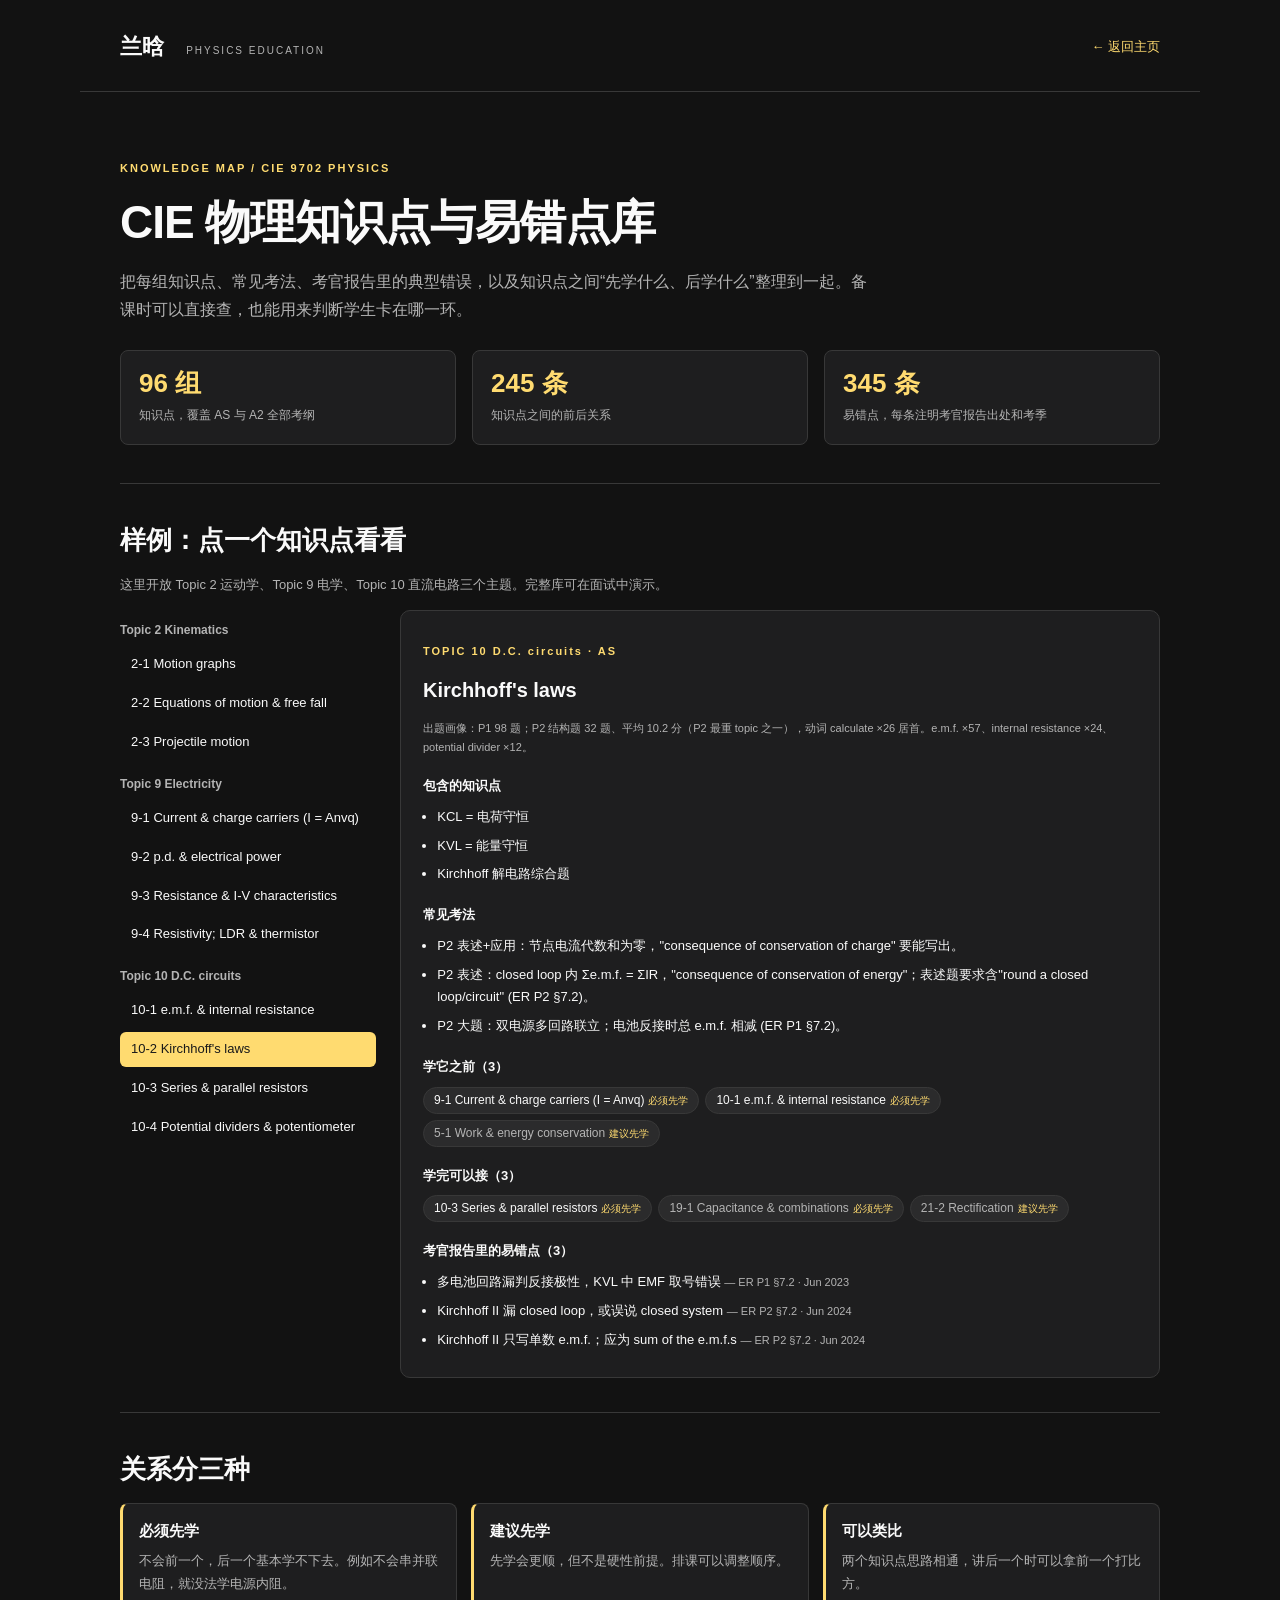
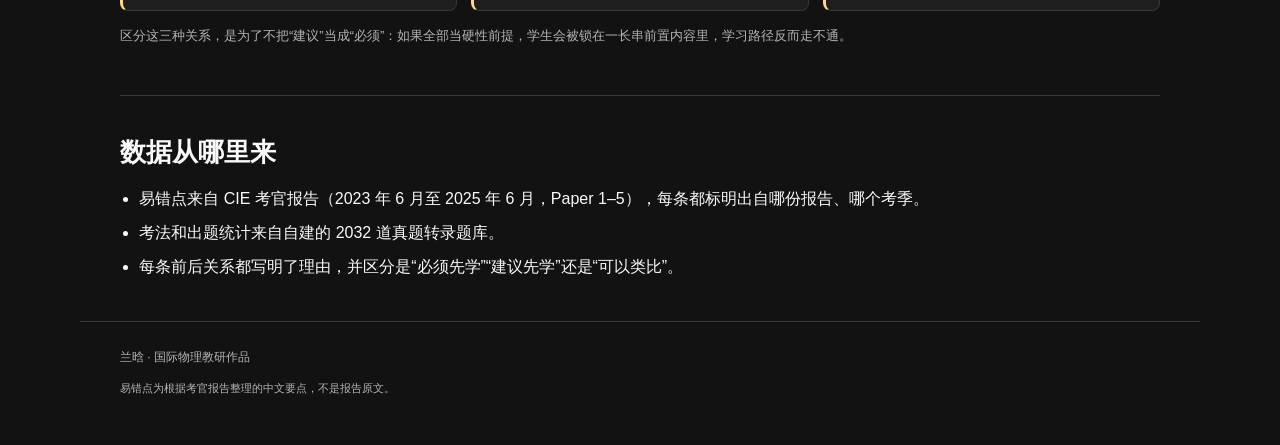
<file: knowledge-map.html>
<!doctype html>
<html lang="zh-CN">
<head><meta charset="utf-8"><meta name="viewport" content="width=device-width,initial-scale=1"><title>CIE 物理知识点与易错点库</title><meta name="description" content="CIE 9702 物理知识点、常见考法、考官报告易错点与知识点前后关系，可交互查看样例。"><link rel="stylesheet" href="style.css"><link rel="stylesheet" href="sub.css"><link rel="stylesheet" href="theme-dark.css"><link rel="icon" href="favicon.svg" type="image/svg+xml"></head>
<body>
<header><a class="brand" href="index.html#about">兰晗 <span>PHYSICS EDUCATION</span></a><nav><a class="back" href="index.html#works">← 返回主页</a></nav></header>
<main>
<section class="page-intro">
  <p class="eyebrow">KNOWLEDGE MAP / CIE 9702 PHYSICS</p>
  <h1>CIE 物理知识点与易错点库</h1>
  <p class="lead">把每组知识点、常见考法、考官报告里的典型错误，以及知识点之间“先学什么、后学什么”整理到一起。备课时可以直接查，也能用来判断学生卡在哪一环。</p>
  <div class="stats">
    <div class="stat"><b>96 组</b><span>知识点，覆盖 AS 与 A2 全部考纲</span></div>
    <div class="stat"><b>245 条</b><span>知识点之间的前后关系</span></div>
    <div class="stat"><b>345 条</b><span>易错点，每条注明考官报告出处和考季</span></div>
  </div>
</section>

<section class="block">
  <h2>样例：点一个知识点看看</h2>
  <p class="muted small">这里开放 Topic 2 运动学、Topic 9 电学、Topic 10 直流电路三个主题。完整库可在面试中演示。</p>
  <div class="kg">
    <nav class="kg-list" id="list" aria-label="知识点列表"></nav>
    <div class="kg-detail" id="detail" aria-live="polite"><p class="muted">加载中……</p></div>
  </div>
</section>

<section class="block">
  <h2>关系分三种</h2>
  <div class="cards">
    <div><h3>必须先学</h3><p>不会前一个，后一个基本学不下去。例如不会串并联电阻，就没法学电源内阻。</p></div>
    <div><h3>建议先学</h3><p>先学会更顺，但不是硬性前提。排课可以调整顺序。</p></div>
    <div><h3>可以类比</h3><p>两个知识点思路相通，讲后一个时可以拿前一个打比方。</p></div>
  </div>
  <p class="muted small" style="margin-top:14px">区分这三种关系，是为了不把“建议”当成“必须”：如果全部当硬性前提，学生会被锁在一长串前置内容里，学习路径反而走不通。</p>
</section>

<section class="block">
  <h2>数据从哪里来</h2>
  <ul class="plain">
    <li>易错点来自 CIE 考官报告（2023 年 6 月至 2025 年 6 月，Paper 1–5），每条都标明出自哪份报告、哪个考季。</li>
    <li>考法和出题统计来自自建的 2032 道真题转录题库。</li>
    <li>每条前后关系都写明了理由，并区分是“必须先学”“建议先学”还是“可以类比”。</li>
  </ul>
</section>
</main>
<footer><span>兰晗 · 国际物理教研作品</span><p>易错点为根据考官报告整理的中文要点，不是报告原文。</p></footer>
<script>
(function(){
  var TYPE={hard:'必须先学',soft:'建议先学',analogy:'可以类比'};
  var list=document.getElementById('list'), detail=document.getElementById('detail');
  function el(tag,attrs,text){var e=document.createElement(tag);if(attrs)for(var k in attrs)e.setAttribute(k,attrs[k]);if(text!=null)e.textContent=text;return e;}
  fetch('data/kg-sample.json').then(function(r){return r.json();}).then(function(d){
    var G=d.groups, ids=Object.keys(G).filter(function(k){return G[k].in;});
    ids.sort(function(a,b){var x=a.split('-').map(Number),y=b.split('-').map(Number);return x[0]-y[0]||x[1]-y[1];});
    var lastTopic=null, buttons={};
    ids.forEach(function(id){
      var g=G[id];
      if(g.topic!==lastTopic){list.appendChild(el('h4',null,'Topic '+g.topic));lastTopic=g.topic;}
      var b=el('button',{type:'button','aria-pressed':'false','data-id':id},id+'  '+g.kp);
      b.addEventListener('click',function(){show(id);});
      buttons[id]=b; list.appendChild(b);
    });
    function chip(id,type,inside){
      var g=G[id]||{kp:id};
      var c=el(inside?'button':'span',{class:'chip'+(inside?'':' out'),type:inside?'button':null});
      if(!inside)c.removeAttribute('type');
      c.textContent=id+' '+g.kp;
      c.appendChild(el('span',{class:'t'},TYPE[type]||type));
      if(inside)c.addEventListener('click',function(){show(id);});
      return c;
    }
    function show(id){
      var g=G[id];
      Object.keys(buttons).forEach(function(k){buttons[k].setAttribute('aria-pressed',k===id?'true':'false');});
      detail.innerHTML='';
      detail.appendChild(el('p',{class:'eyebrow'},'TOPIC '+g.topic+' · '+(g.stage||'')));
      detail.appendChild(el('h3',null,g.kp));
      var topicNo=g.topic.split(' ')[0];
      if(d.profiles[topicNo])detail.appendChild(el('p',{class:'src'},d.profiles[topicNo]));
      if(g.points&&g.points.length){detail.appendChild(el('h4',null,'包含的知识点'));var ul=el('ul');g.points.forEach(function(p){ul.appendChild(el('li',null,p));});detail.appendChild(ul);}
      if(g.patterns&&g.patterns.length){detail.appendChild(el('h4',null,'常见考法'));var ul2=el('ul');g.patterns.forEach(function(p){ul2.appendChild(el('li',null,p));});detail.appendChild(ul2);}
      var pre=d.edges.filter(function(e){return e.to===id;}), post=d.edges.filter(function(e){return e.from===id;});
      if(pre.length){detail.appendChild(el('h4',null,'学它之前（'+pre.length+'）'));var c1=el('div',{class:'chips'});pre.forEach(function(e){c1.appendChild(chip(e.from,e.type,G[e.from]&&G[e.from].in));});detail.appendChild(c1);}
      if(post.length){detail.appendChild(el('h4',null,'学完可以接（'+post.length+'）'));var c2=el('div',{class:'chips'});post.forEach(function(e){c2.appendChild(chip(e.to,e.type,G[e.to]&&G[e.to].in));});detail.appendChild(c2);}
      var ms=d.misconceptions.filter(function(m){return m.group===id;});
      detail.appendChild(el('h4',null,'考官报告里的易错点（'+ms.length+'）'));
      if(ms.length){var ul3=el('ul');ms.forEach(function(m){var li=el('li',null,m.text+' ');li.appendChild(el('span',{class:'src'},'— '+m.source+(m.seasons?' · '+m.seasons:'')));ul3.appendChild(li);});detail.appendChild(ul3);}
      else detail.appendChild(el('p',{class:'src'},'这组知识点在近几季考官报告里没有单独的失分记录。'));
    }
    show(ids.indexOf('10-2')>=0?'10-2':ids[0]);
  }).catch(function(){detail.innerHTML='<p class="muted">样例数据加载失败，请刷新页面重试。</p>';});
})();
</script>
</body></html>
</file>
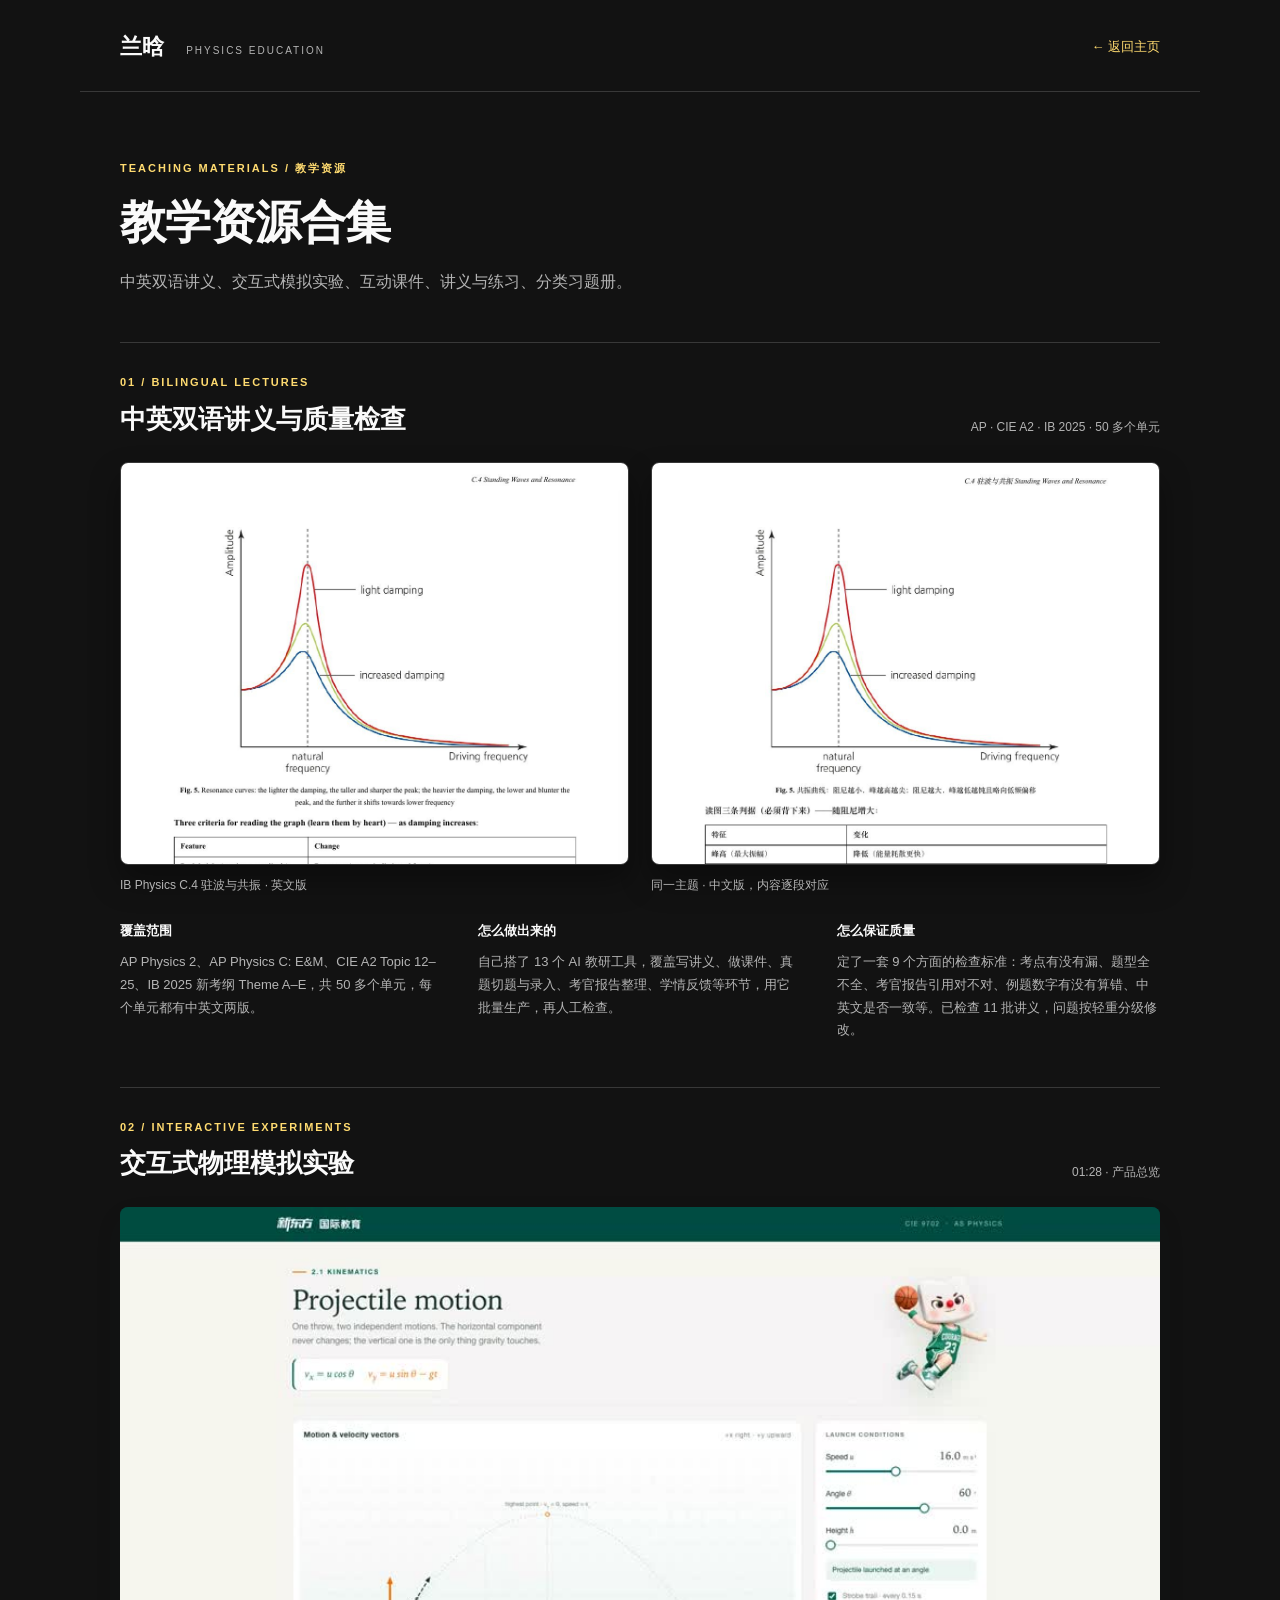
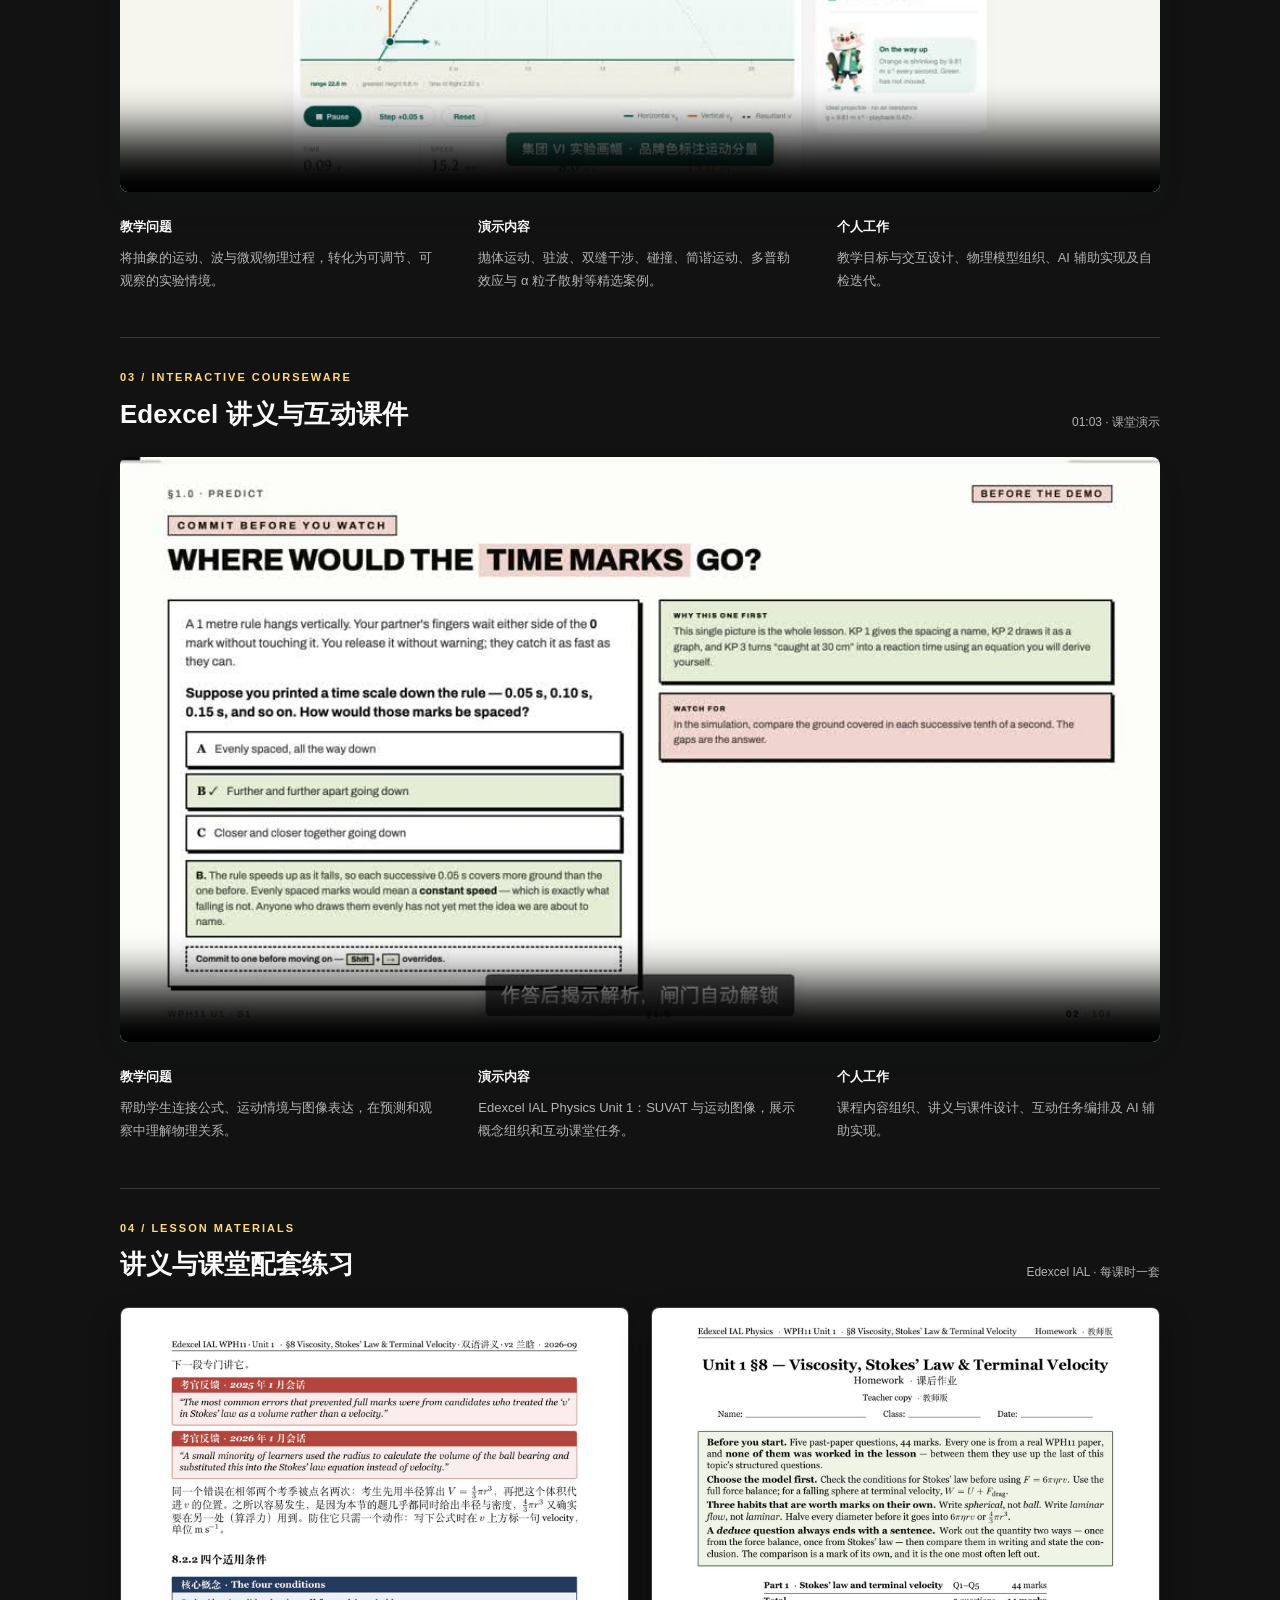
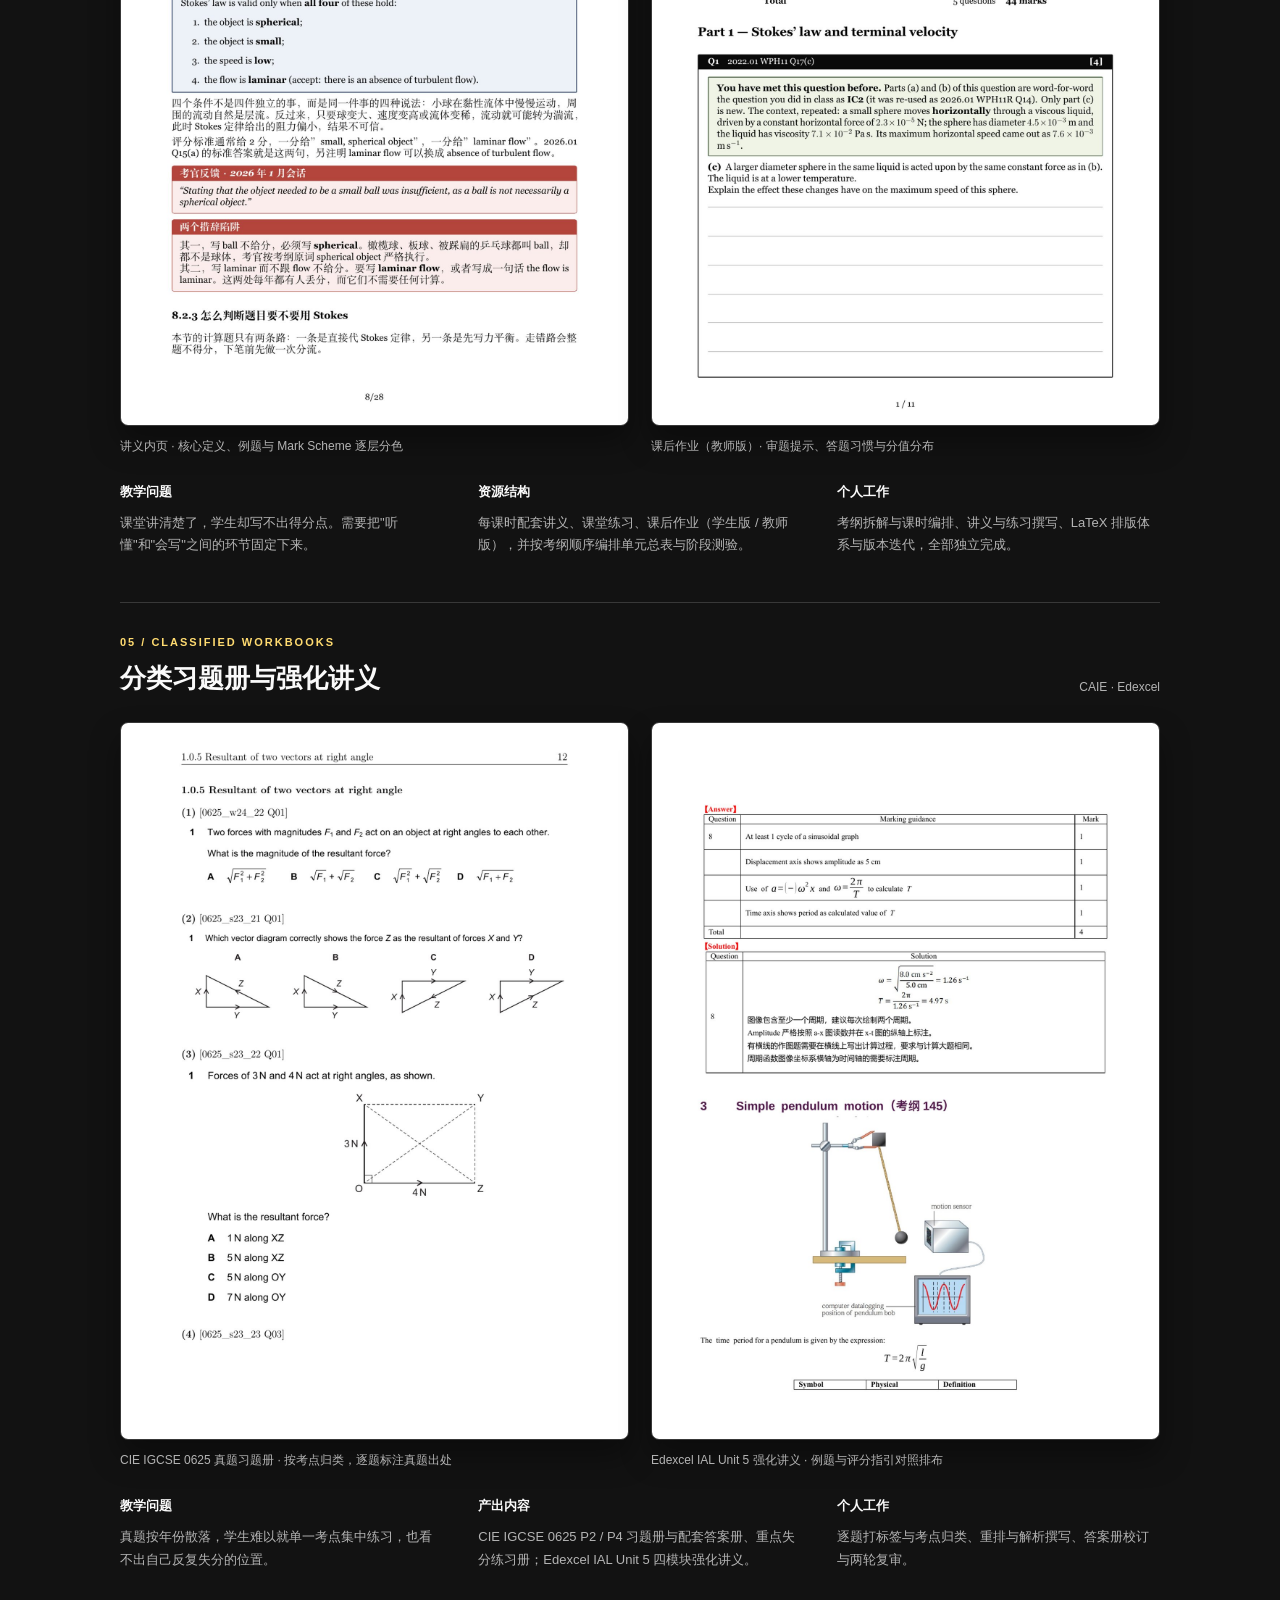
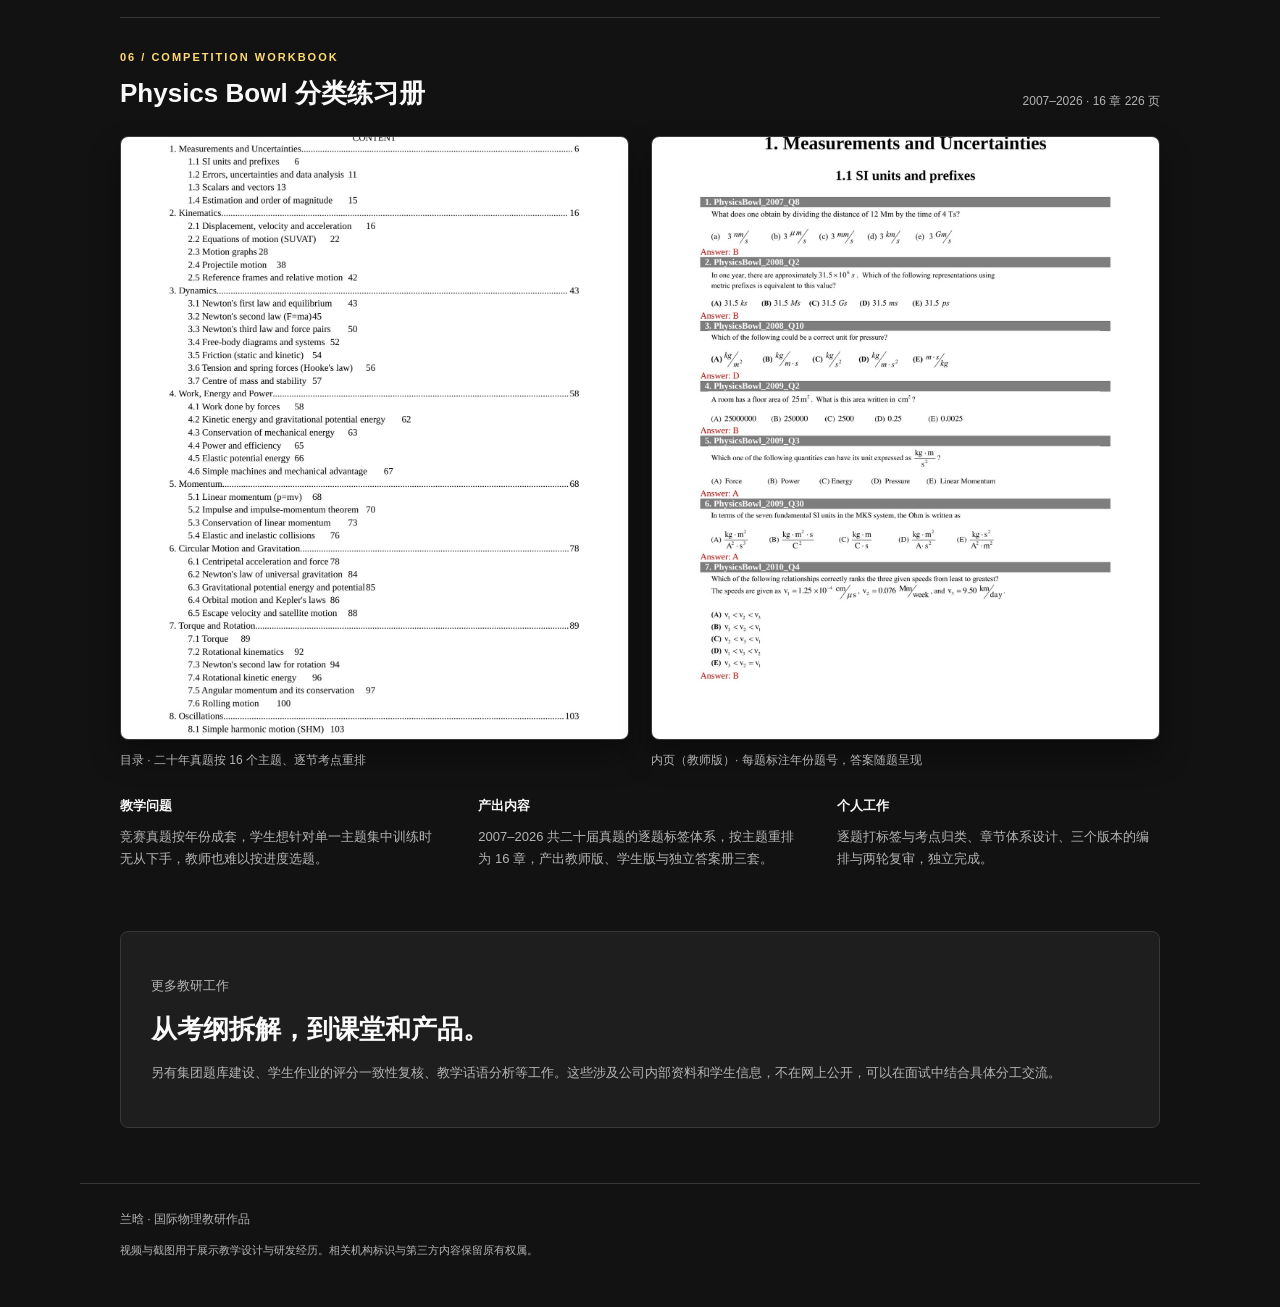
<file: materials.html>
<!doctype html>
<html lang="zh-CN">
<head><meta charset="utf-8"><meta name="viewport" content="width=device-width,initial-scale=1"><title>兰晗 · 教学资源合集</title><meta name="description" content="兰晗的教学资源：中英双语讲义、交互式模拟实验、Edexcel 互动课件、讲义与练习、分类习题册、Physics Bowl 练习册。"><link rel="stylesheet" href="style.css"><link rel="stylesheet" href="sub.css"><link rel="stylesheet" href="theme-dark.css"><link rel="icon" href="favicon.svg" type="image/svg+xml"></head>
<body>
<header><a class="brand" href="index.html#about">兰晗 <span>PHYSICS EDUCATION</span></a><nav><a class="back" href="index.html#works">← 返回主页</a></nav></header>
<main><section class="page-intro"><p class="eyebrow">TEACHING MATERIALS / 教学资源</p><h1>教学资源合集</h1><p class="lead">中英双语讲义、交互式模拟实验、互动课件、讲义与练习、分类习题册。</p></section>
<article id="bilingual"><div class="section-heading"><div><p class="eyebrow">01 / BILINGUAL LECTURES</p><h2>中英双语讲义与质量检查</h2></div><span class="duration">AP · CIE A2 · IB 2025 · 50 多个单元</span></div><div class="shots"><figure><img src="assets/bilingual-en.jpg" alt="IB Physics C.4 驻波与共振英文讲义内页，含共振曲线与阻尼对比表" loading="lazy" width="1076" height="851"><figcaption>IB Physics C.4 驻波与共振 · 英文版</figcaption></figure><figure><img src="assets/bilingual-cn.jpg" alt="同一主题中文版讲义内页" loading="lazy" width="1076" height="851"><figcaption>同一主题 · 中文版，内容逐段对应</figcaption></figure></div><div class="details"><section><h3>覆盖范围</h3><p>AP Physics 2、AP Physics C: E&amp;M、CIE A2 Topic 12–25、IB 2025 新考纲 Theme A–E，共 50 多个单元，每个单元都有中英文两版。</p></section><section><h3>怎么做出来的</h3><p>自己搭了 13 个 AI 教研工具，覆盖写讲义、做课件、真题切题与录入、考官报告整理、学情反馈等环节，用它批量生产，再人工检查。</p></section><section><h3>怎么保证质量</h3><p>定了一套 9 个方面的检查标准：考点有没有漏、题型全不全、考官报告引用对不对、例题数字有没有算错、中英文是否一致等。已检查 11 批讲义，问题按轻重分级修改。</p></section></div></article>
<article id="simulations"><div class="section-heading"><div><p class="eyebrow">02 / INTERACTIVE EXPERIMENTS</p><h2>交互式物理模拟实验</h2></div><span class="duration">01:28 · 产品总览</span></div><video controls playsinline preload="none" poster="simulations.jpg" aria-label="交互式物理模拟实验演示"><source src="simulations.mp4" type="video/mp4">浏览器不支持播放，请打开<a href="simulations.mp4">视频文件</a>。</video><div class="details"><section><h3>教学问题</h3><p>将抽象的运动、波与微观物理过程，转化为可调节、可观察的实验情境。</p></section><section><h3>演示内容</h3><p>抛体运动、驻波、双缝干涉、碰撞、简谐运动、多普勒效应与 α 粒子散射等精选案例。</p></section><section><h3>个人工作</h3><p>教学目标与交互设计、物理模型组织、AI 辅助实现及自检迭代。</p></section></div></article>
<article id="courseware"><div class="section-heading"><div><p class="eyebrow">03 / INTERACTIVE COURSEWARE</p><h2>Edexcel 讲义与互动课件</h2></div><span class="duration">01:03 · 课堂演示</span></div><video controls playsinline preload="none" poster="courseware.jpg" aria-label="Edexcel 互动课件演示"><source src="courseware.mp4" type="video/mp4">浏览器不支持播放，请打开<a href="courseware.mp4">视频文件</a>。</video><div class="details"><section><h3>教学问题</h3><p>帮助学生连接公式、运动情境与图像表达，在预测和观察中理解物理关系。</p></section><section><h3>演示内容</h3><p>Edexcel IAL Physics Unit 1：SUVAT 与运动图像，展示概念组织和互动课堂任务。</p></section><section><h3>个人工作</h3><p>课程内容组织、讲义与课件设计、互动任务编排及 AI 辅助实现。</p></section></div></article>
<article id="materials"><div class="section-heading"><div><p class="eyebrow">04 / LESSON MATERIALS</p><h2>讲义与课堂配套练习</h2></div><span class="duration">Edexcel IAL · 每课时一套</span></div><div class="shots"><figure><img src="shot-lecture.jpg" alt="Edexcel IAL Unit 1 黏滞性与斯托克斯定律双语讲义内页" loading="lazy" width="1400" height="1978"><figcaption>讲义内页 · 核心定义、例题与 Mark Scheme 逐层分色</figcaption></figure><figure><img src="shot-homework.jpg" alt="课后作业教师版首页，含审题提示与分值分布表" loading="lazy" width="1400" height="1978"><figcaption>课后作业（教师版）· 审题提示、答题习惯与分值分布</figcaption></figure></div><div class="details"><section><h3>教学问题</h3><p>课堂讲清楚了，学生却写不出得分点。需要把"听懂"和"会写"之间的环节固定下来。</p></section><section><h3>资源结构</h3><p>每课时配套讲义、课堂练习、课后作业（学生版 / 教师版），并按考纲顺序编排单元总表与阶段测验。</p></section><section><h3>个人工作</h3><p>考纲拆解与课时编排、讲义与练习撰写、LaTeX 排版体系与版本迭代，全部独立完成。</p></section></div></article>
<article id="workbooks"><div class="section-heading"><div><p class="eyebrow">05 / CLASSIFIED WORKBOOKS</p><h2>分类习题册与强化讲义</h2></div><span class="duration">CAIE · Edexcel</span></div><div class="shots"><figure><img src="shot-cie-ig.jpg" alt="CIE IGCSE 0625 真题习题册内页，按考点归类并标注真题出处" loading="lazy" width="1400" height="1978"><figcaption>CIE IGCSE 0625 真题习题册 · 按考点归类，逐题标注真题出处</figcaption></figure><figure><img src="shot-edx-u5.jpg" alt="Edexcel IAL Unit 5 强化讲义内页，含简谐运动与单摆的评分指引" loading="lazy" width="1400" height="1978"><figcaption>Edexcel IAL Unit 5 强化讲义 · 例题与评分指引对照排布</figcaption></figure></div><div class="details"><section><h3>教学问题</h3><p>真题按年份散落，学生难以就单一考点集中练习，也看不出自己反复失分的位置。</p></section><section><h3>产出内容</h3><p>CIE IGCSE 0625 P2 / P4 习题册与配套答案册、重点失分练习册；Edexcel IAL Unit 5 四模块强化讲义。</p></section><section><h3>个人工作</h3><p>逐题打标签与考点归类、重排与解析撰写、答案册校订与两轮复审。</p></section></div></article>
<article id="physicsbowl"><div class="section-heading"><div><p class="eyebrow">06 / COMPETITION WORKBOOK</p><h2>Physics Bowl 分类练习册</h2></div><span class="duration">2007–2026 · 16 章 226 页</span></div><div class="shots"><figure><img src="shot-pbowl-toc.jpg" alt="Physics Bowl 分类练习册目录，按十六个物理主题分章" loading="lazy" width="1400" height="1661"><figcaption>目录 · 二十年真题按 16 个主题、逐节考点重排</figcaption></figure><figure><img src="shot-pbowl-q.jpg" alt="练习册内页，每题标注真题年份与题号并附答案" loading="lazy" width="1400" height="1661"><figcaption>内页（教师版）· 每题标注年份题号，答案随题呈现</figcaption></figure></div><div class="details"><section><h3>教学问题</h3><p>竞赛真题按年份成套，学生想针对单一主题集中训练时无从下手，教师也难以按进度选题。</p></section><section><h3>产出内容</h3><p>2007–2026 共二十届真题的逐题标签体系，按主题重排为 16 章，产出教师版、学生版与独立答案册三套。</p></section><section><h3>个人工作</h3><p>逐题打标签与考点归类、章节体系设计、三个版本的编排与两轮复审，独立完成。</p></section></div></article>
<aside><p>更多教研工作</p><h2>从考纲拆解，到课堂和产品。</h2><p>另有集团题库建设、学生作业的评分一致性复核、教学话语分析等工作。这些涉及公司内部资料和学生信息，不在网上公开，可以在面试中结合具体分工交流。</p></aside></main>
<footer><span>兰晗 · 国际物理教研作品</span><p>视频与截图用于展示教学设计与研发经历。相关机构标识与第三方内容保留原有权属。</p></footer>
</body></html>
</file>
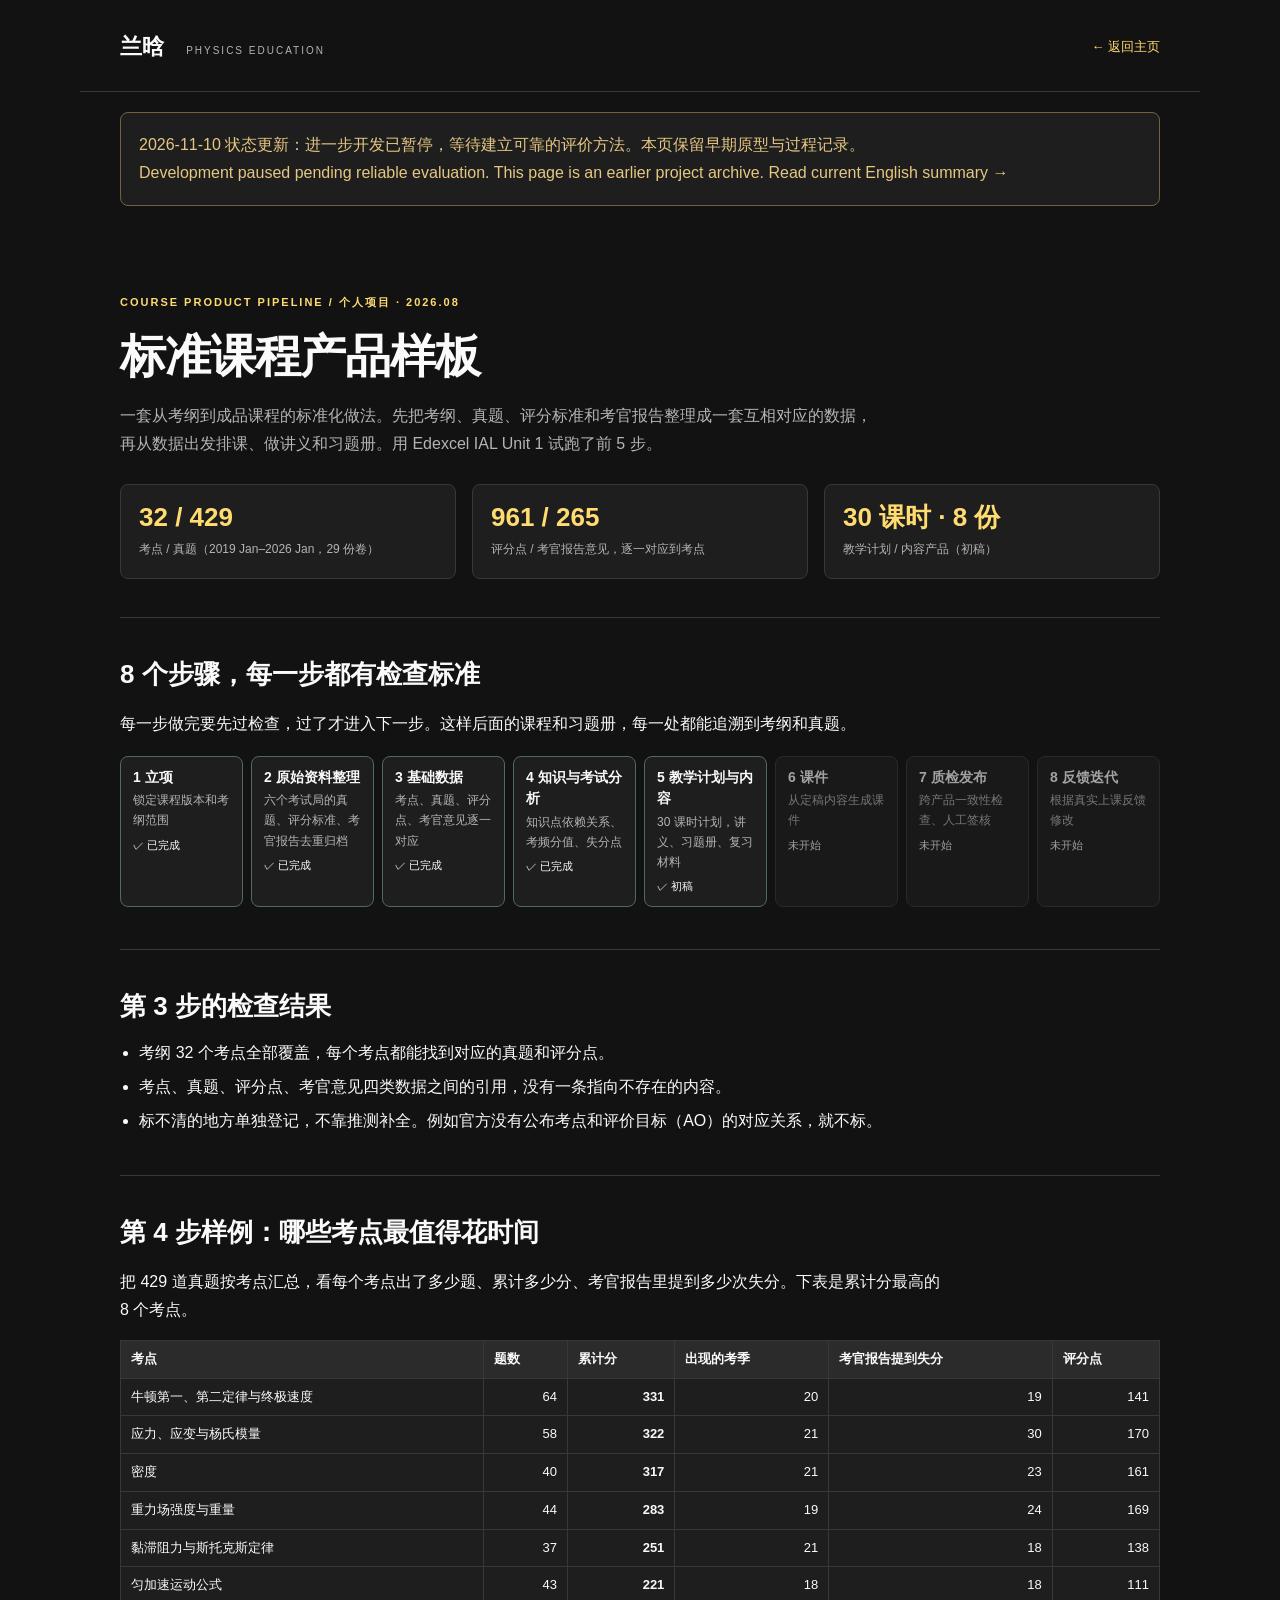
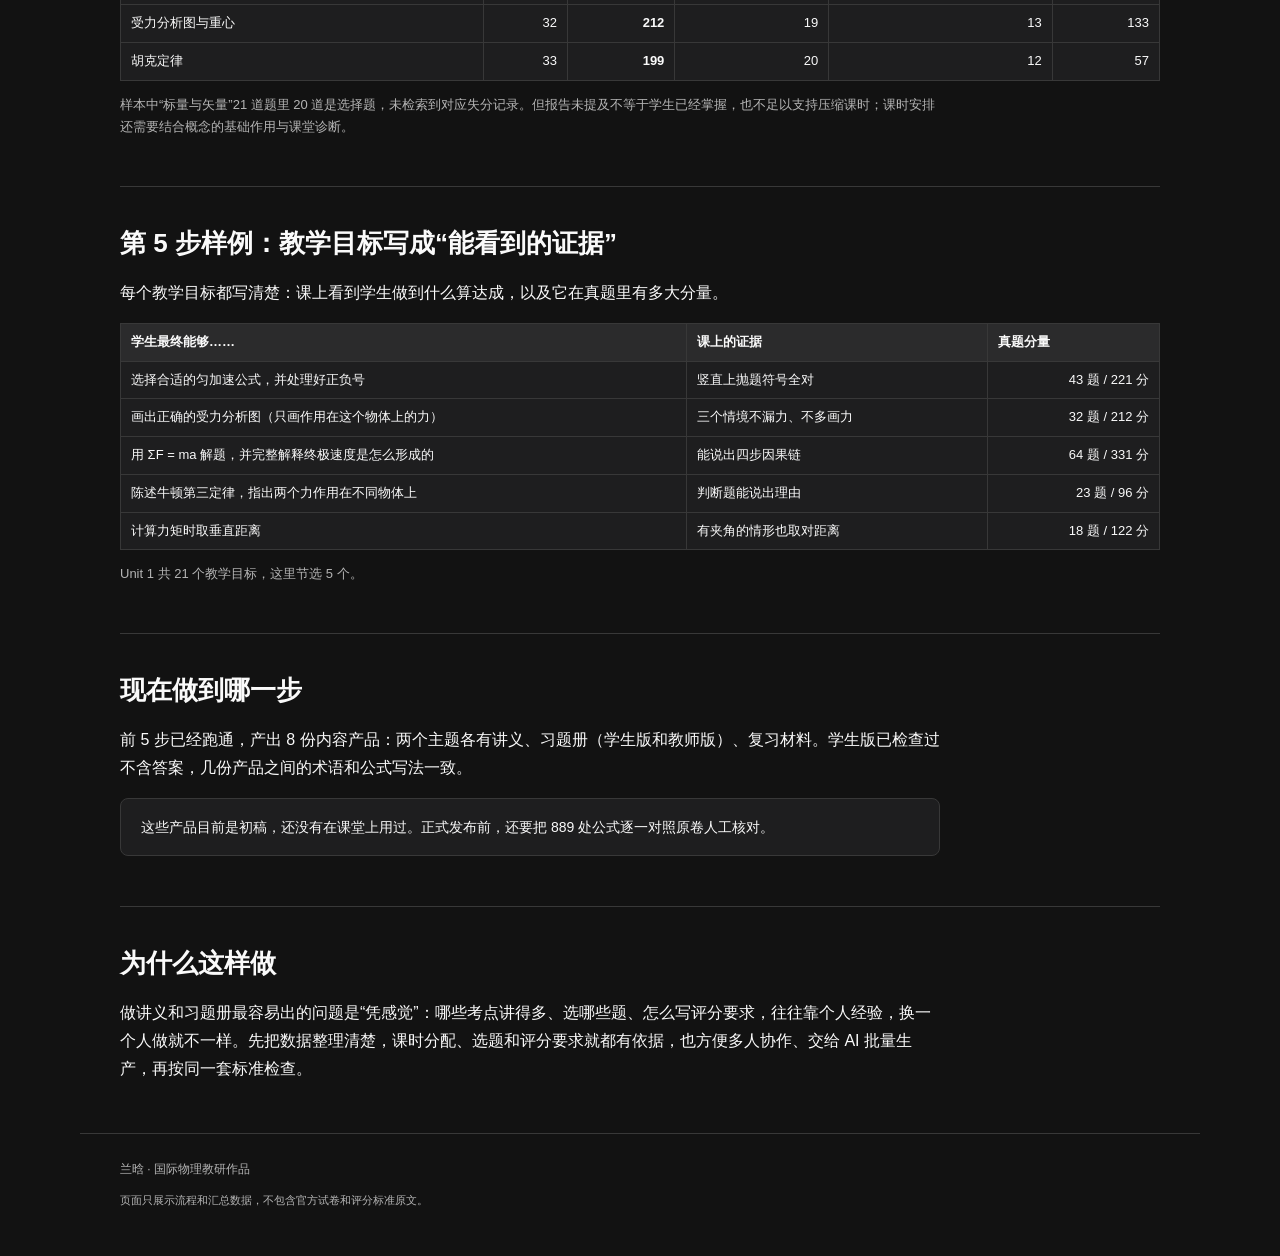
<file: standard-course.html>
<!doctype html>
<html lang="zh-CN">
<head><meta charset="utf-8"><meta name="viewport" content="width=device-width,initial-scale=1"><title>标准课程产品样板</title><meta name="description" content="从考纲到成品课程的 8 步标准化做法，以 Edexcel IAL Unit 1 为样板试跑：32 个考点、429 道真题、961 个评分点、30 课时教学计划。"><link rel="stylesheet" href="style.css"><link rel="stylesheet" href="sub.css"><link rel="stylesheet" href="theme-dark.css"><link rel="icon" href="favicon.svg" type="image/svg+xml"></head>
<body>
<header><a class="brand" href="index.html#about">兰晗 <span>PHYSICS EDUCATION</span></a><nav><a class="back" href="index.html#works">← 返回主页</a></nav></header>
<main><aside style="padding:18px;border:1px solid #74613c;margin:20px 0;color:#e6c781">2026-11-10 状态更新：进一步开发已暂停，等待建立可靠的评价方法。本页保留早期原型与过程记录。<br>Development paused pending reliable evaluation. This page is an earlier project archive. <a href="index.html#resources">Read current English summary →</a></aside>
<section class="page-intro">
  <p class="eyebrow">COURSE PRODUCT PIPELINE / 个人项目 · 2026.08</p>
  <h1>标准课程产品样板</h1>
  <p class="lead">一套从考纲到成品课程的标准化做法。先把考纲、真题、评分标准和考官报告整理成一套互相对应的数据，再从数据出发排课、做讲义和习题册。用 Edexcel IAL Unit 1 试跑了前 5 步。</p>
  <div class="stats">
    <div class="stat"><b>32 / 429</b><span>考点 / 真题（2019 Jan–2026 Jan，29 份卷）</span></div>
    <div class="stat"><b>961 / 265</b><span>评分点 / 考官报告意见，逐一对应到考点</span></div>
    <div class="stat"><b>30 课时 · 8 份</b><span>教学计划 / 内容产品（初稿）</span></div>
  </div>
</section>

<section class="block">
  <h2>8 个步骤，每一步都有检查标准</h2>
  <p>每一步做完要先过检查，过了才进入下一步。这样后面的课程和习题册，每一处都能追溯到考纲和真题。</p>
  <ol class="flow">
    <li class="done"><b>1 立项</b><span>锁定课程版本和考纲范围</span><span class="st">✓ 已完成</span></li>
    <li class="done"><b>2 原始资料整理</b><span>六个考试局的真题、评分标准、考官报告去重归档</span><span class="st">✓ 已完成</span></li>
    <li class="done"><b>3 基础数据</b><span>考点、真题、评分点、考官意见逐一对应</span><span class="st">✓ 已完成</span></li>
    <li class="done"><b>4 知识与考试分析</b><span>知识点依赖关系、考频分值、失分点</span><span class="st">✓ 已完成</span></li>
    <li class="done"><b>5 教学计划与内容</b><span>30 课时计划，讲义、习题册、复习材料</span><span class="st">✓ 初稿</span></li>
    <li class="todo"><b>6 课件</b><span>从定稿内容生成课件</span><span class="st">未开始</span></li>
    <li class="todo"><b>7 质检发布</b><span>跨产品一致性检查、人工签核</span><span class="st">未开始</span></li>
    <li class="todo"><b>8 反馈迭代</b><span>根据真实上课反馈修改</span><span class="st">未开始</span></li>
  </ol>
</section>

<section class="block">
  <h2>第 3 步的检查结果</h2>
  <ul class="plain">
    <li>考纲 32 个考点全部覆盖，每个考点都能找到对应的真题和评分点。</li>
    <li>考点、真题、评分点、考官意见四类数据之间的引用，没有一条指向不存在的内容。</li>
    <li>标不清的地方单独登记，不靠推测补全。例如官方没有公布考点和评价目标（AO）的对应关系，就不标。</li>
  </ul>
</section>

<section class="block">
  <h2>第 4 步样例：哪些考点最值得花时间</h2>
  <p>把 429 道真题按考点汇总，看每个考点出了多少题、累计多少分、考官报告里提到多少次失分。下表是累计分最高的 8 个考点。</p>
  <div class="table-wrap"><table>
    <thead><tr><th>考点</th><th>题数</th><th>累计分</th><th>出现的考季</th><th>考官报告提到失分</th><th>评分点</th></tr></thead>
    <tbody>
      <tr><td>牛顿第一、第二定律与终极速度</td><td class="num">64</td><td class="num"><b>331</b></td><td class="num">20</td><td class="num">19</td><td class="num">141</td></tr>
      <tr><td>应力、应变与杨氏模量</td><td class="num">58</td><td class="num"><b>322</b></td><td class="num">21</td><td class="num">30</td><td class="num">170</td></tr>
      <tr><td>密度</td><td class="num">40</td><td class="num"><b>317</b></td><td class="num">21</td><td class="num">23</td><td class="num">161</td></tr>
      <tr><td>重力场强度与重量</td><td class="num">44</td><td class="num"><b>283</b></td><td class="num">19</td><td class="num">24</td><td class="num">169</td></tr>
      <tr><td>黏滞阻力与斯托克斯定律</td><td class="num">37</td><td class="num"><b>251</b></td><td class="num">21</td><td class="num">18</td><td class="num">138</td></tr>
      <tr><td>匀加速运动公式</td><td class="num">43</td><td class="num"><b>221</b></td><td class="num">18</td><td class="num">18</td><td class="num">111</td></tr>
      <tr><td>受力分析图与重心</td><td class="num">32</td><td class="num"><b>212</b></td><td class="num">19</td><td class="num">13</td><td class="num">133</td></tr>
      <tr><td>胡克定律</td><td class="num">33</td><td class="num"><b>199</b></td><td class="num">20</td><td class="num">12</td><td class="num">57</td></tr>
    </tbody>
  </table></div>
  <p class="muted small">样本中“标量与矢量”21 道题里 20 道是选择题，未检索到对应失分记录。但报告未提及不等于学生已经掌握，也不足以支持压缩课时；课时安排还需要结合概念的基础作用与课堂诊断。</p>
</section>

<section class="block">
  <h2>第 5 步样例：教学目标写成“能看到的证据”</h2>
  <p>每个教学目标都写清楚：课上看到学生做到什么算达成，以及它在真题里有多大分量。</p>
  <div class="table-wrap"><table>
    <thead><tr><th>学生最终能够……</th><th>课上的证据</th><th>真题分量</th></tr></thead>
    <tbody>
      <tr><td>选择合适的匀加速公式，并处理好正负号</td><td>竖直上抛题符号全对</td><td class="num">43 题 / 221 分</td></tr>
      <tr><td>画出正确的受力分析图（只画作用在这个物体上的力）</td><td>三个情境不漏力、不多画力</td><td class="num">32 题 / 212 分</td></tr>
      <tr><td>用 ΣF = ma 解题，并完整解释终极速度是怎么形成的</td><td>能说出四步因果链</td><td class="num">64 题 / 331 分</td></tr>
      <tr><td>陈述牛顿第三定律，指出两个力作用在不同物体上</td><td>判断题能说出理由</td><td class="num">23 题 / 96 分</td></tr>
      <tr><td>计算力矩时取垂直距离</td><td>有夹角的情形也取对距离</td><td class="num">18 题 / 122 分</td></tr>
    </tbody>
  </table></div>
  <p class="muted small">Unit 1 共 21 个教学目标，这里节选 5 个。</p>
</section>

<section class="block">
  <h2>现在做到哪一步</h2>
  <p>前 5 步已经跑通，产出 8 份内容产品：两个主题各有讲义、习题册（学生版和教师版）、复习材料。学生版已检查过不含答案，几份产品之间的术语和公式写法一致。</p>
  <p class="note">这些产品目前是初稿，还没有在课堂上用过。正式发布前，还要把 889 处公式逐一对照原卷人工核对。</p>
</section>

<section class="block">
  <h2>为什么这样做</h2>
  <p>做讲义和习题册最容易出的问题是“凭感觉”：哪些考点讲得多、选哪些题、怎么写评分要求，往往靠个人经验，换一个人做就不一样。先把数据整理清楚，课时分配、选题和评分要求就都有依据，也方便多人协作、交给 AI 批量生产，再按同一套标准检查。</p>
</section>
</main>
<footer><span>兰晗 · 国际物理教研作品</span><p>页面只展示流程和汇总数据，不包含官方试卷和评分标准原文。</p></footer>
</body></html>
</file>
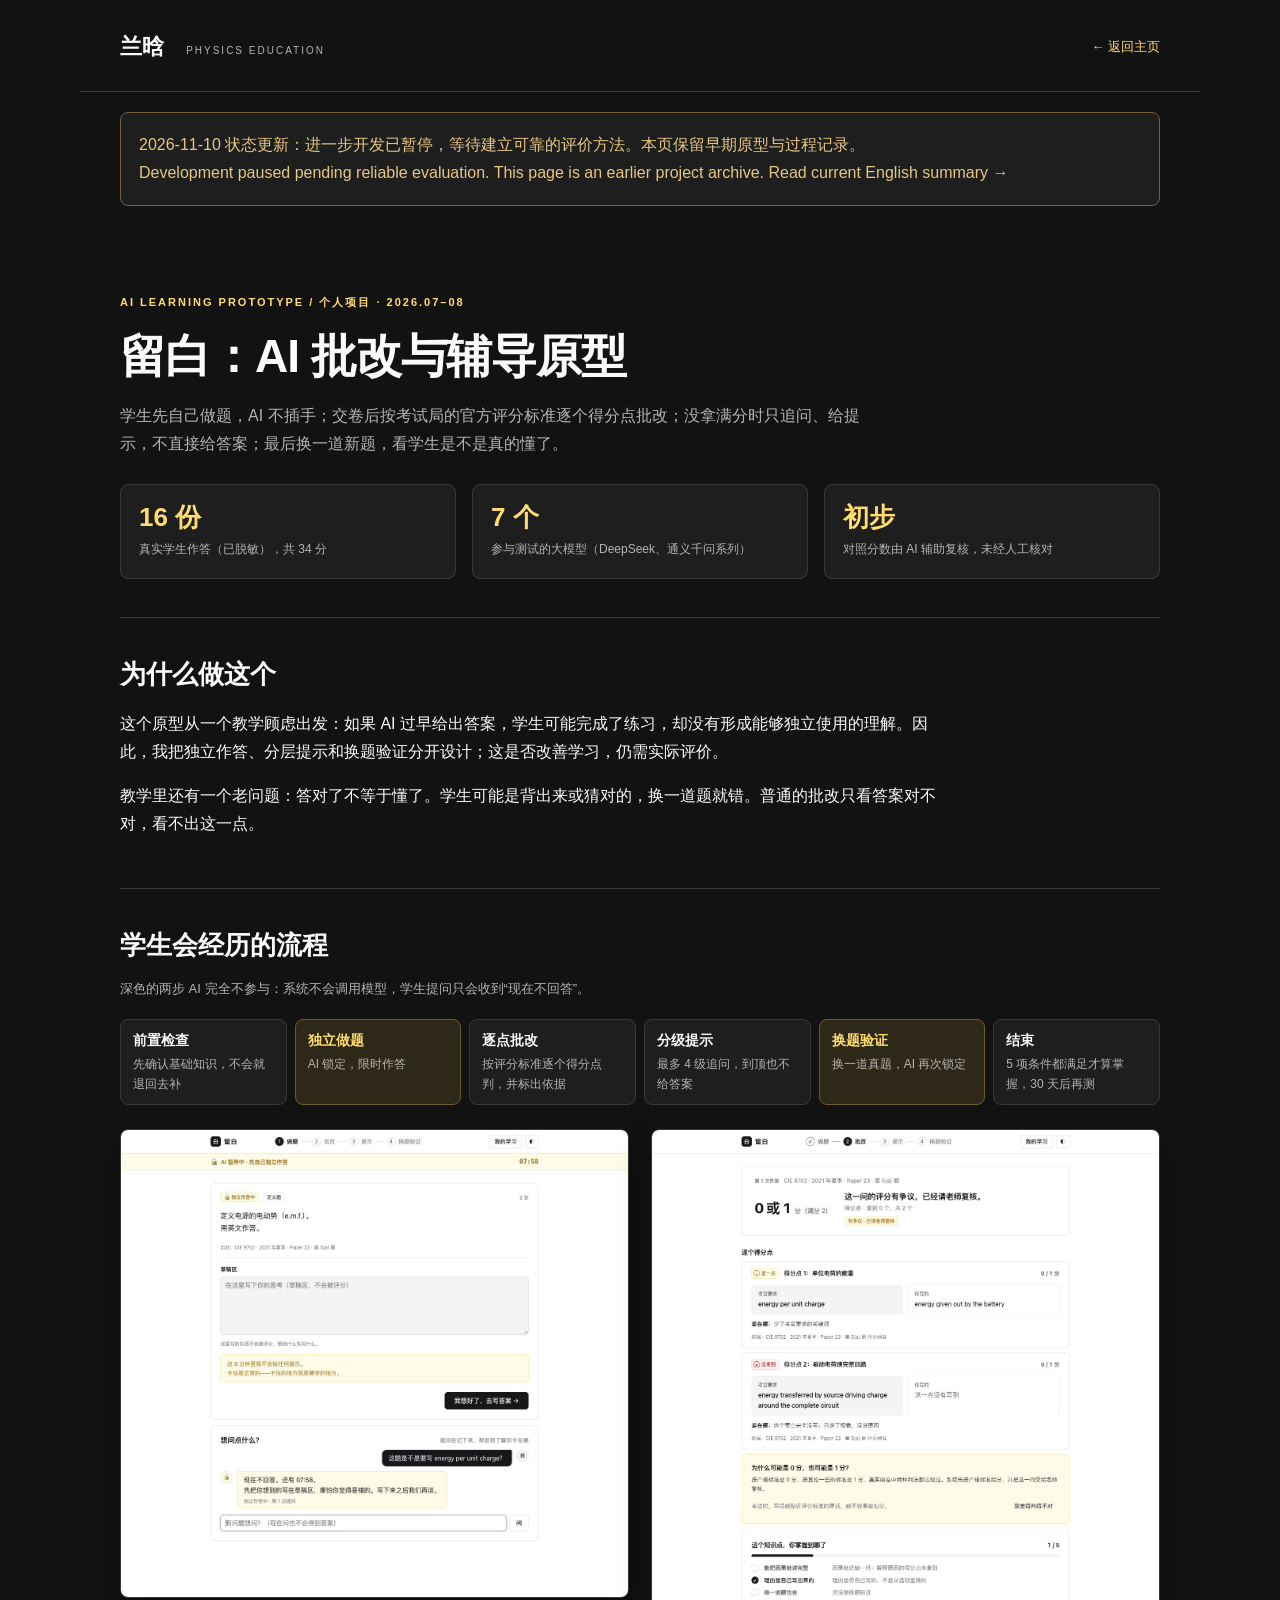
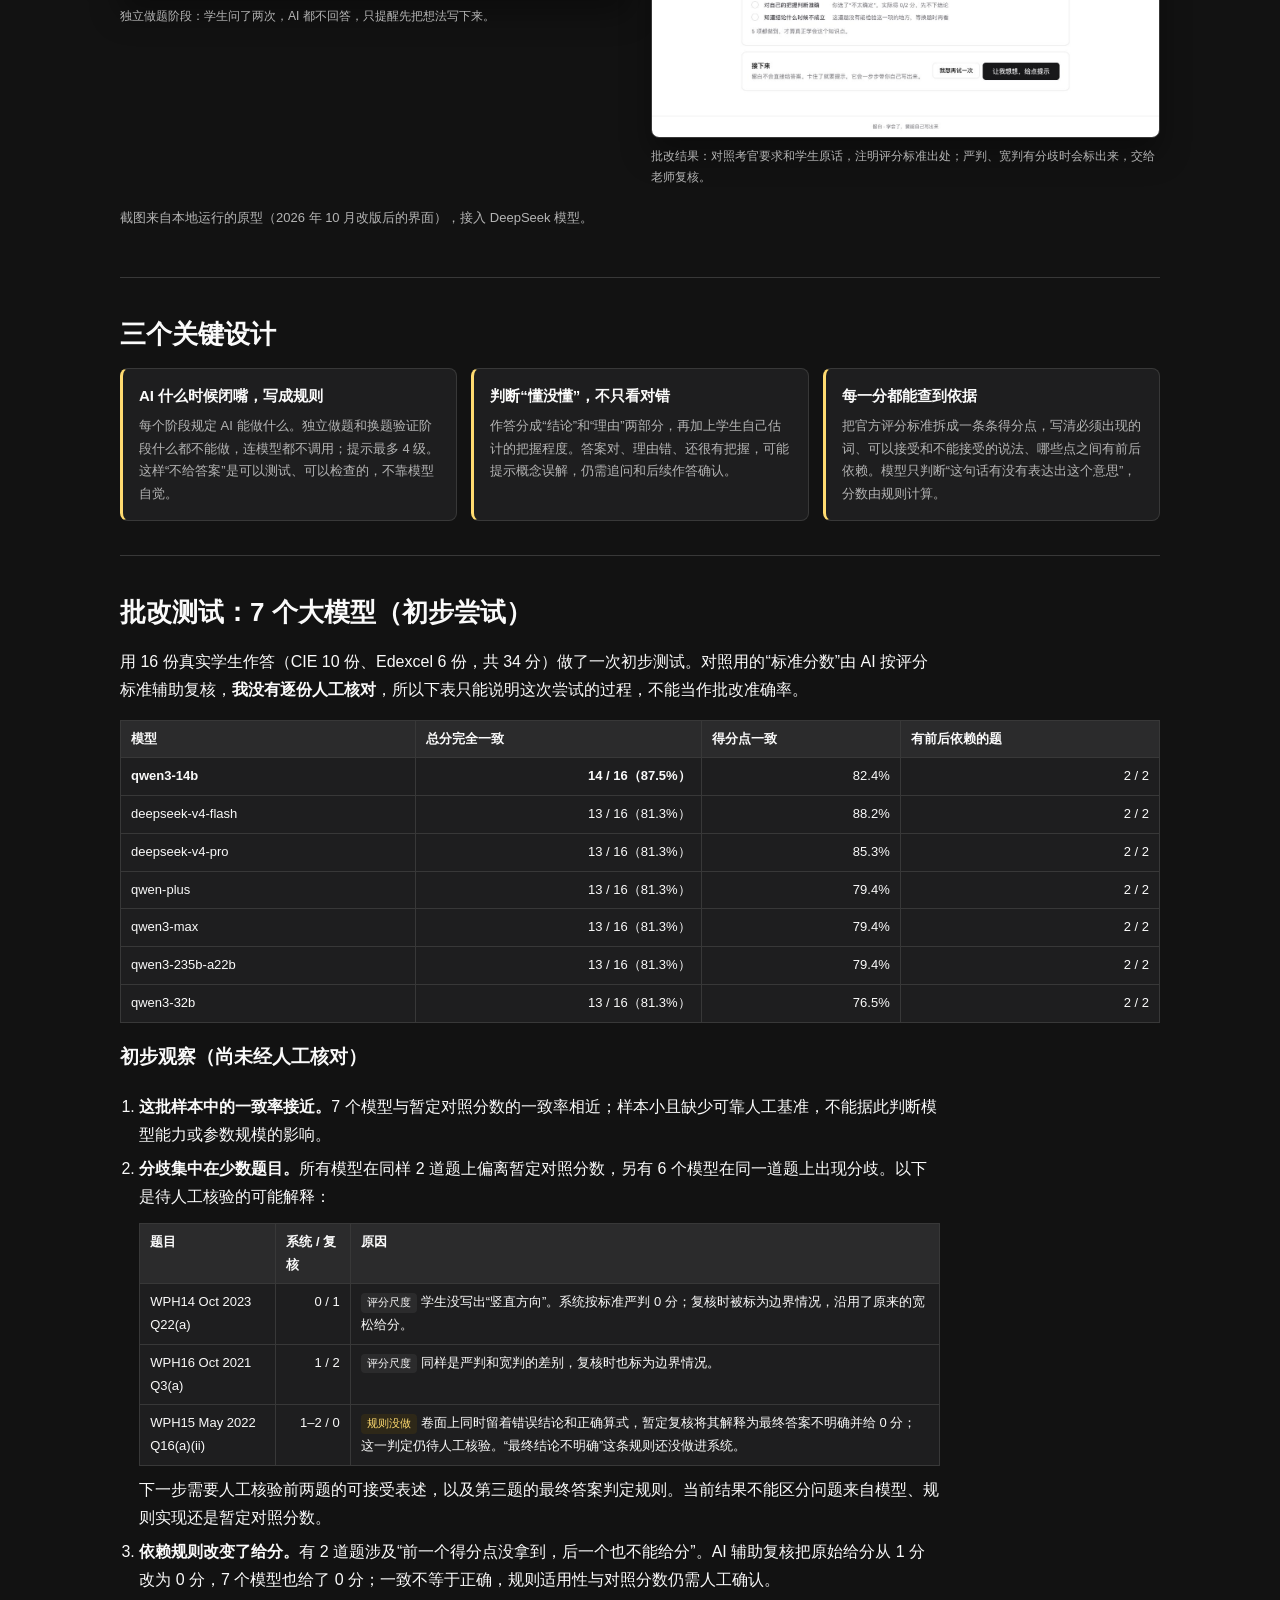
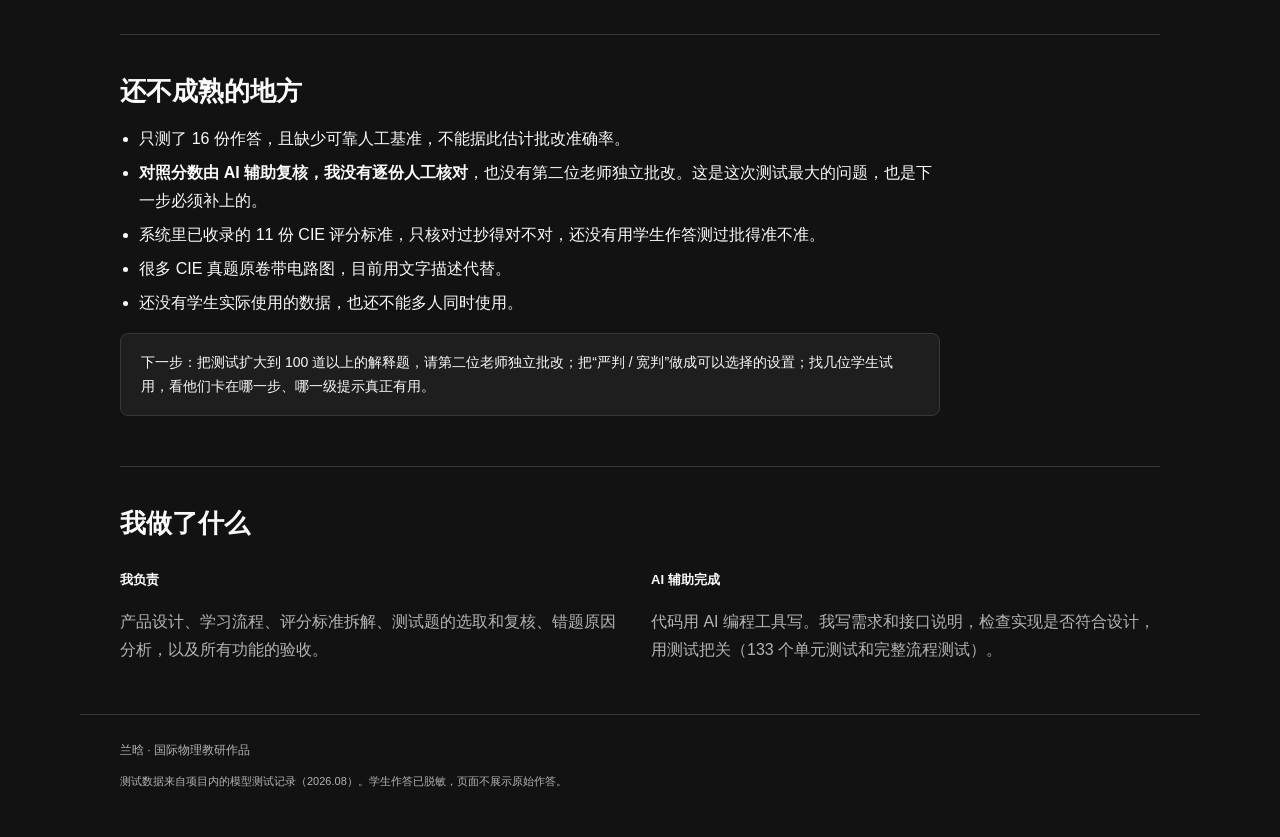
<file: whitespace.html>
<!doctype html>
<html lang="zh-CN">
<head><meta charset="utf-8"><meta name="viewport" content="width=device-width,initial-scale=1"><title>留白 · AI 批改与辅导原型</title><meta name="description" content="留白：先让学生独立做题，再按官方评分标准逐个得分点批改、分级提示的 AI 学习原型，以及对 7 个大模型的一次初步批改测试。"><link rel="stylesheet" href="style.css"><link rel="stylesheet" href="sub.css"><link rel="stylesheet" href="theme-dark.css"><link rel="icon" href="favicon.svg" type="image/svg+xml"></head>
<body>
<header><a class="brand" href="index.html#about">兰晗 <span>PHYSICS EDUCATION</span></a><nav><a class="back" href="index.html#works">← 返回主页</a></nav></header>
<main><aside style="padding:18px;border:1px solid #74613c;margin:20px 0;color:#e6c781">2026-11-10 状态更新：进一步开发已暂停，等待建立可靠的评价方法。本页保留早期原型与过程记录。<br>Development paused pending reliable evaluation. This page is an earlier project archive. <a href="index.html#whitespace">Read current English summary →</a></aside>
<section class="page-intro">
  <p class="eyebrow">AI LEARNING PROTOTYPE / 个人项目 · 2026.07–08</p>
  <h1>留白：AI 批改与辅导原型</h1>
  <p class="lead">学生先自己做题，AI 不插手；交卷后按考试局的官方评分标准逐个得分点批改；没拿满分时只追问、给提示，不直接给答案；最后换一道新题，看学生是不是真的懂了。</p>
  <div class="stats">
    <div class="stat"><b>16 份</b><span>真实学生作答（已脱敏），共 34 分</span></div>
    <div class="stat"><b>7 个</b><span>参与测试的大模型（DeepSeek、通义千问系列）</span></div>
    <div class="stat"><b>初步</b><span>对照分数由 AI 辅助复核，未经人工核对</span></div>
  </div>
</section>

<section class="block">
  <h2>为什么做这个</h2>
  <p>这个原型从一个教学顾虑出发：如果 AI 过早给出答案，学生可能完成了练习，却没有形成能够独立使用的理解。因此，我把独立作答、分层提示和换题验证分开设计；这是否改善学习，仍需实际评价。</p>
  <p>教学里还有一个老问题：答对了不等于懂了。学生可能是背出来或猜对的，换一道题就错。普通的批改只看答案对不对，看不出这一点。</p>
</section>

<section class="block">
  <h2>学生会经历的流程</h2>
  <p class="muted small">深色的两步 AI 完全不参与：系统不会调用模型，学生提问只会收到“现在不回答”。</p>
  <ol class="flow">
    <li><b>前置检查</b><span>先确认基础知识，不会就退回去补</span></li>
    <li class="lock"><b>独立做题</b><span>AI 锁定，限时作答</span></li>
    <li><b>逐点批改</b><span>按评分标准逐个得分点判，并标出依据</span></li>
    <li><b>分级提示</b><span>最多 4 级追问，到顶也不给答案</span></li>
    <li class="lock"><b>换题验证</b><span>换一道真题，AI 再次锁定</span></li>
    <li><b>结束</b><span>5 项条件都满足才算掌握，30 天后再测</span></li>
  </ol>
  <div class="two">
    <figure class="shot"><img src="assets/ws-probe.jpg" alt="独立做题界面：顶部提示 AI 已锁定，学生两次提问都被拒绝回答" loading="lazy" width="1280" height="1180"><figcaption>独立做题阶段：学生问了两次，AI 都不回答，只提醒先把想法写下来。</figcaption></figure>
    <figure class="shot"><img src="assets/ws-verdict.jpg" alt="批改结果界面：逐个得分点对照考官要求与学生原话，并标出严判与宽判的分歧" loading="lazy" width="1280" height="1533"><figcaption>批改结果：对照考官要求和学生原话，注明评分标准出处；严判、宽判有分歧时会标出来，交给老师复核。</figcaption></figure>
  </div>
  <p class="muted small">截图来自本地运行的原型（2026 年 10 月改版后的界面），接入 DeepSeek 模型。</p>
</section>

<section class="block">
  <h2>三个关键设计</h2>
  <div class="cards">
    <div><h3>AI 什么时候闭嘴，写成规则</h3><p>每个阶段规定 AI 能做什么。独立做题和换题验证阶段什么都不能做，连模型都不调用；提示最多 4 级。这样“不给答案”是可以测试、可以检查的，不靠模型自觉。</p></div>
    <div><h3>判断“懂没懂”，不只看对错</h3><p>作答分成“结论”和“理由”两部分，再加上学生自己估计的把握程度。答案对、理由错、还很有把握，可能提示概念误解，仍需追问和后续作答确认。</p></div>
    <div><h3>每一分都能查到依据</h3><p>把官方评分标准拆成一条条得分点，写清必须出现的词、可以接受和不能接受的说法、哪些点之间有前后依赖。模型只判断“这句话有没有表达出这个意思”，分数由规则计算。</p></div>
  </div>
</section>

<section class="block">
  <h2>批改测试：7 个大模型（初步尝试）</h2>
  <p>用 16 份真实学生作答（CIE 10 份、Edexcel 6 份，共 34 分）做了一次初步测试。对照用的“标准分数”由 AI 按评分标准辅助复核，<b>我没有逐份人工核对</b>，所以下表只能说明这次尝试的过程，不能当作批改准确率。</p>
  <div class="table-wrap"><table>
    <thead><tr><th>模型</th><th>总分完全一致</th><th>得分点一致</th><th>有前后依赖的题</th></tr></thead>
    <tbody>
      <tr><td><b>qwen3-14b</b></td><td class="num"><b>14 / 16（87.5%）</b></td><td class="num">82.4%</td><td class="num">2 / 2</td></tr>
      <tr><td>deepseek-v4-flash</td><td class="num">13 / 16（81.3%）</td><td class="num">88.2%</td><td class="num">2 / 2</td></tr>
      <tr><td>deepseek-v4-pro</td><td class="num">13 / 16（81.3%）</td><td class="num">85.3%</td><td class="num">2 / 2</td></tr>
      <tr><td>qwen-plus</td><td class="num">13 / 16（81.3%）</td><td class="num">79.4%</td><td class="num">2 / 2</td></tr>
      <tr><td>qwen3-max</td><td class="num">13 / 16（81.3%）</td><td class="num">79.4%</td><td class="num">2 / 2</td></tr>
      <tr><td>qwen3-235b-a22b</td><td class="num">13 / 16（81.3%）</td><td class="num">79.4%</td><td class="num">2 / 2</td></tr>
      <tr><td>qwen3-32b</td><td class="num">13 / 16（81.3%）</td><td class="num">76.5%</td><td class="num">2 / 2</td></tr>
    </tbody>
  </table></div>

  <h3>初步观察（尚未经人工核对）</h3>
  <ol class="plain">
    <li><b>这批样本中的一致率接近。</b>7 个模型与暂定对照分数的一致率相近；样本小且缺少可靠人工基准，不能据此判断模型能力或参数规模的影响。</li>
    <li><b>分歧集中在少数题目。</b>所有模型在同样 2 道题上偏离暂定对照分数，另有 6 个模型在同一道题上出现分歧。以下是待人工核验的可能解释：
      <div class="table-wrap"><table>
        <thead><tr><th>题目</th><th>系统 / 复核</th><th>原因</th></tr></thead>
        <tbody>
          <tr><td>WPH14 Oct 2023 Q22(a)</td><td class="num">0 / 1</td><td><span class="tag">评分尺度</span>学生没写出“竖直方向”。系统按标准严判 0 分；复核时被标为边界情况，沿用了原来的宽松给分。</td></tr>
          <tr><td>WPH16 Oct 2021 Q3(a)</td><td class="num">1 / 2</td><td><span class="tag">评分尺度</span>同样是严判和宽判的差别，复核时也标为边界情况。</td></tr>
          <tr><td>WPH15 May 2022 Q16(a)(ii)</td><td class="num">1–2 / 0</td><td><span class="tag warn">规则没做</span>卷面上同时留着错误结论和正确算式，暂定复核将其解释为最终答案不明确并给 0 分；这一判定仍待人工核验。“最终结论不明确”这条规则还没做进系统。</td></tr>
        </tbody>
      </table></div>
      下一步需要人工核验前两题的可接受表述，以及第三题的最终答案判定规则。当前结果不能区分问题来自模型、规则实现还是暂定对照分数。</li>
    <li><b>依赖规则改变了给分。</b>有 2 道题涉及“前一个得分点没拿到，后一个也不能给分”。AI 辅助复核把原始给分从 1 分改为 0 分，7 个模型也给了 0 分；一致不等于正确，规则适用性与对照分数仍需人工确认。</li>
  </ol>
</section>

<section class="block">
  <h2>还不成熟的地方</h2>
  <ul class="plain">
    <li>只测了 16 份作答，且缺少可靠人工基准，不能据此估计批改准确率。</li>
    <li><b>对照分数由 AI 辅助复核，我没有逐份人工核对</b>，也没有第二位老师独立批改。这是这次测试最大的问题，也是下一步必须补上的。</li>
    <li>系统里已收录的 11 份 CIE 评分标准，只核对过抄得对不对，还没有用学生作答测过批得准不准。</li>
    <li>很多 CIE 真题原卷带电路图，目前用文字描述代替。</li>
    <li>还没有学生实际使用的数据，也还不能多人同时使用。</li>
  </ul>
  <p class="note">下一步：把测试扩大到 100 道以上的解释题，请第二位老师独立批改；把“严判 / 宽判”做成可以选择的设置；找几位学生试用，看他们卡在哪一步、哪一级提示真正有用。</p>
</section>

<section class="block">
  <h2>我做了什么</h2>
  <div class="two">
    <div><h3 class="small">我负责</h3><p class="muted">产品设计、学习流程、评分标准拆解、测试题的选取和复核、错题原因分析，以及所有功能的验收。</p></div>
    <div><h3 class="small">AI 辅助完成</h3><p class="muted">代码用 AI 编程工具写。我写需求和接口说明，检查实现是否符合设计，用测试把关（133 个单元测试和完整流程测试）。</p></div>
  </div>
</section>
</main>
<footer><span>兰晗 · 国际物理教研作品</span><p>测试数据来自项目内的模型测试记录（2026.08）。学生作答已脱敏，页面不展示原始作答。</p></footer>
</body></html>
</file>
<file: portfolio.css>
:root{color-scheme:dark;--bg:#151617;--panel:#202123;--text:#eeede8;--muted:#babbb5;--gold:#e6c781;--line:#373839}*{box-sizing:border-box}html{scroll-behavior:smooth;scroll-padding-top:110px}body{margin:0;background:var(--bg);color:var(--text);font:16px/1.75 -apple-system,BlinkMacSystemFont,'Segoe UI','PingFang SC',sans-serif}a{color:inherit;text-decoration:none}a:hover{color:var(--gold)}a:focus-visible,summary:focus-visible{outline:2px solid var(--gold);outline-offset:5px}header{max-width:1240px;margin:auto;padding:26px 42px;display:flex;align-items:center;gap:34px;border-bottom:1px solid var(--line)}.brand{display:flex;gap:14px;align-items:center;color:var(--gold);font-weight:700;font-size:22px;white-space:nowrap}.brand span{color:var(--text);font-size:16px;font-weight:500}nav{display:flex;gap:26px;margin-left:auto;font-size:14px}.languages{display:flex;border:1px solid var(--line);border-radius:24px;padding:4px;gap:3px;font-size:13px;white-space:nowrap}.languages a{padding:2px 10px;border-radius:20px}.languages [aria-current]{background:var(--gold);color:#171819}main{max-width:1156px;margin:auto;padding:0 32px}section{padding:72px 0;border-bottom:1px solid var(--line);scroll-margin-top:20px}.hero{padding:90px 0 65px;max-width:920px;border:0}.eyebrow{color:var(--gold);font-size:12px;letter-spacing:.13em;text-transform:uppercase;font-weight:600}.hero h1{font:500 clamp(42px,5.6vw,72px)/1.12 Georgia,'Songti SC',serif;letter-spacing:-.035em;margin:24px 0}.lead{font-size:20px;max-width:760px;color:var(--muted);line-height:1.8}.button{display:inline-flex;background:var(--gold);color:#171819;border-radius:6px;padding:12px 20px;margin-top:20px;gap:42px;font-weight:600}.button:hover{background:#f4dca7;color:#171819}.hero-note{font-size:11px;letter-spacing:.18em;color:var(--muted);margin-top:48px}.metrics{display:grid;grid-template-columns:repeat(3,1fr);padding:28px 0;border-top:1px solid var(--line);border-bottom:1px solid var(--line);gap:24px}.metrics strong{display:block;font-size:30px;color:var(--gold);font-weight:500}.metrics span{color:var(--muted);font-size:14px}h2{font:500 clamp(27px,3vw,38px)/1.3 Georgia,'Songti SC',serif;margin:18px 0 24px}h3{font-size:19px;line-height:1.5;margin:12px 0}p{color:var(--muted);margin:12px 0}.cards{display:grid;grid-template-columns:repeat(3,1fr);gap:22px;margin-top:32px}.card{background:var(--panel);border:1px solid var(--line);border-radius:12px;overflow:hidden;transition:transform .2s}.card:hover{transform:translateY(-4px);border-color:var(--gold)}.card>img{width:100%;height:180px;object-fit:cover;object-position:top}.card>div{padding:22px}.card p{font-size:14px}.tag{font-size:11px!important;color:var(--gold);letter-spacing:.025em}.read{display:inline-block;font-size:13px;color:var(--gold);margin-top:14px}.case-grid{display:grid;grid-template-columns:1fr 1fr;gap:24px 48px}.case-grid h3{color:var(--gold);font-size:16px}.case-grid p{font-size:16px}figure{margin:30px 0 0}video{display:block;width:100%;max-height:520px;background:#101010;border-radius:10px}figcaption{font-size:13px;color:var(--muted);margin-top:12px}details{margin-top:28px;border:1px solid var(--line);padding:18px 22px;border-radius:8px}summary{cursor:pointer;color:var(--gold)}.evidence{display:block;width:100%;max-width:640px;margin:24px auto}.samples{display:grid;grid-template-columns:1fr 1fr;gap:20px;margin-top:20px}.samples img{width:100%}.explorations{display:grid;grid-template-columns:repeat(3,1fr);gap:30px}.explorations p{font-size:15px}.timeline article{display:grid;grid-template-columns:190px 1fr;gap:30px;padding:25px 0;border-top:1px solid var(--line)}.date{color:var(--gold);font-size:14px;padding-top:12px}.timeline h3{margin:8px 0}.email{font-size:clamp(17px,3vw,28px);color:var(--gold);overflow-wrap:anywhere}.muted{font-size:13px;max-width:750px}footer{max-width:1156px;margin:auto;padding:30px 32px;color:var(--muted);font-size:12px}.skip{position:absolute;left:16px;top:-100px;background:var(--gold);color:#111;padding:10px;z-index:10}.skip:focus{top:8px}@media(max-width:800px){header{padding:20px 24px;flex-wrap:wrap;gap:18px}nav{order:3;width:100%;margin:0;justify-content:space-between;gap:10px}.languages{margin-left:auto}main{padding:0 24px}.hero{padding-top:55px}.cards,.explorations{grid-template-columns:1fr}.card{display:grid;grid-template-columns:35% 1fr}.card>img{height:100%;min-height:200px}.case-grid{gap:20px;grid-template-columns:1fr}.timeline article{grid-template-columns:1fr;gap:0}section{padding:48px 0}.hero-note{letter-spacing:.08em}.metrics strong{font-size:25px}.metrics span{font-size:12px}}@media(max-width:430px){.brand span{font-size:14px}.card{display:block}.card>img{height:180px;min-height:0}.samples{grid-template-columns:1fr}.lead{font-size:18px}nav{font-size:13px}.metrics{gap:12px}.metrics strong{font-size:22px}}@media(prefers-reduced-motion:reduce){html{scroll-behavior:auto}.card{transition:none}}
.resource-links{list-style:none;padding:0}.resource-links li{padding:12px 0;border-bottom:1px solid var(--line)}.resource-links a{color:var(--gold)}


.evidence-panel{margin-top:30px;padding:24px;border:1px solid var(--line);border-radius:12px;background:var(--panel)}.evidence-panel>h3{color:var(--gold);margin-top:0}.evidence-panel img{display:block;width:100%;height:auto;border-radius:6px}.evidence-panel .verdict{max-width:760px;margin:auto}.correction{margin:20px 0}.correction>div{border-left:2px solid var(--gold);padding-left:18px}.correction h4{margin:0;color:var(--text)}@media(max-width:600px){.evidence-panel{padding:16px}}

.closing{max-width:850px;margin-top:32px;padding-top:24px;border-top:1px solid var(--line);color:var(--text);font-size:18px}
</file>
<file: style.css>
:root{color-scheme:light;--ink:#153c3c;--muted:#62716c;--paper:#f4f3ec;--line:#d7ddd4}*{box-sizing:border-box}html{scroll-behavior:smooth;scroll-padding-top:28px}body{margin:0;background:var(--paper);color:var(--ink);font-family:-apple-system,BlinkMacSystemFont,"PingFang SC","Microsoft YaHei",sans-serif;line-height:1.75}header,main,footer{max-width:1120px;margin:auto;padding:0 40px}header{display:flex;align-items:center;justify-content:space-between;padding-top:28px;padding-bottom:24px;border-bottom:1px solid var(--line)}a{color:inherit;text-decoration:none}a:hover{text-decoration:underline}.brand{font-weight:700;font-size:22px}.brand span{font-size:10px;letter-spacing:2px;margin-left:16px;font-weight:500}nav{display:flex;gap:24px;font-size:13px}.intro{padding:70px 0 55px}.eyebrow{font-size:11px;letter-spacing:2px;color:var(--muted);font-weight:600}h1{font-size:clamp(34px,5vw,58px);line-height:1.32;letter-spacing:-1.5px;font-weight:600;margin:20px 0}h2{font-size:26px;line-height:1.45;margin:8px 0 0;font-weight:600}.lead{font-size:16px;color:var(--muted)}.tags{display:flex;gap:10px;flex-wrap:wrap;margin-top:25px}.tags span{border:1px solid var(--line);border-radius:25px;padding:5px 13px;font-size:11px}article{padding:30px 0 45px;border-top:1px solid var(--line)}.section-heading{display:flex;justify-content:space-between;align-items:flex-end;margin-bottom:24px;gap:15px}.section-heading .eyebrow{margin:0}.duration{white-space:nowrap;font-size:12px;color:var(--muted)}video{display:block;width:100%;aspect-ratio:16/9;background:#102d2d;border-radius:8px;box-shadow:0 12px 30px #153c3c10}.shots{display:grid;grid-template-columns:1fr 1fr;gap:22px}.shots figure{margin:0}.shots img{display:block;width:100%;height:auto;border:1px solid var(--line);border-radius:8px;background:#fff;box-shadow:0 12px 30px #153c3c10}.shots figcaption{font-size:12px;color:var(--muted);margin-top:10px}.details{display:grid;grid-template-columns:repeat(3,1fr);gap:35px;margin-top:24px}.details h3{font-size:13px;margin:0 0 8px}.details p{font-size:13px;margin:0;color:var(--muted)}aside{background:#e7ebe1;border-radius:8px;padding:30px;margin:15px 0 55px}aside>p{font-size:13px;color:var(--muted)}footer{border-top:1px solid var(--line);padding-top:25px;padding-bottom:35px;font-size:12px}footer p{font-size:11px;color:var(--muted)}a:focus-visible,video:focus-visible{outline:3px solid #bd762f;outline-offset:5px}@media(max-width:640px){header,main,footer{padding-left:20px;padding-right:20px}header{align-items:flex-start}.brand span{display:block;margin:0;font-size:8px}nav{gap:14px;font-size:12px}.intro{padding:42px 0 35px}.section-heading{display:block}.duration{display:block;margin-top:10px}h2{font-size:23px}.details{grid-template-columns:1fr;gap:18px}.shots{grid-template-columns:1fr;gap:18px}aside{padding:22px}}@media(prefers-reduced-motion:reduce){html{scroll-behavior:auto}}
</file>
<file: sub.css>
/* 详情页与首页新增模块的补充样式，配合 style.css 使用 */
:root{--card:#fbfaf6;--accent:#bd762f;--lock:#8a4b14;--lock-soft:#f3e6d4}
.back{font-size:13px}
.page-intro{padding:56px 0 30px}
.page-intro h1{font-size:clamp(30px,4.2vw,46px);letter-spacing:-1px;margin:14px 0 12px}
.page-intro .lead{max-width:760px}
.stats{display:grid;grid-template-columns:repeat(3,1fr);gap:16px;margin:26px 0 8px}
.stat{background:var(--card);border:1px solid var(--line);border-radius:8px;padding:16px 18px}
.stat b{display:block;font-size:26px;line-height:1.25;font-weight:600;font-variant-numeric:tabular-nums}
.stat span{font-size:12px;color:var(--muted)}
.block{padding:30px 0 34px;border-top:1px solid var(--line)}
.block h2{margin-bottom:14px}
.block p{max-width:820px}
.block p+p{margin-top:0}
.muted{color:var(--muted)}
.small{font-size:13px}
.flow{list-style:none;padding:0;margin:18px 0 8px;display:flex;flex-wrap:wrap;gap:8px}
.flow li{flex:1 1 120px;background:var(--card);border:1px solid var(--line);border-radius:8px;padding:10px 12px;font-size:13px;line-height:1.55}
.flow li b{display:block;font-size:14px;margin-bottom:2px}
.flow li span{color:var(--muted);font-size:12px}
.flow li.lock{background:var(--lock-soft);border-color:#d9b98f}
.flow li.lock b{color:var(--lock)}
.flow li.done{border-color:#9db8a8}
.flow li.todo{opacity:.62}
.flow li .st{display:block;font-size:11px;margin-top:6px;color:var(--ink)}
.cards{display:grid;grid-template-columns:repeat(3,1fr);gap:14px;margin-top:8px}
.cards>div{background:var(--card);border:1px solid var(--line);border-left:3px solid var(--ink);border-radius:8px;padding:14px 16px}
.cards h3{font-size:15px;margin:0 0 6px}
.cards p{font-size:13px;color:var(--muted);margin:0}
.table-wrap{overflow-x:auto;margin:12px 0 10px}
table{border-collapse:collapse;width:100%;font-size:13px;background:var(--card)}
th,td{border:1px solid var(--line);padding:7px 10px;text-align:left;vertical-align:top}
th{background:#e7ebe1;font-weight:600}
td.num{text-align:right;font-variant-numeric:tabular-nums;white-space:nowrap}
.tag{display:inline-block;font-size:11px;border-radius:4px;padding:0 6px;margin-right:4px;background:#e7ebe1}
.tag.warn{background:var(--lock-soft);color:var(--lock)}
.shot{margin:16px 0 6px}
.shot img{display:block;width:100%;height:auto;border:1px solid var(--line);border-radius:8px;box-shadow:0 12px 30px #153c3c10}
.shot figcaption{font-size:12px;color:var(--muted);margin-top:8px}
.two{display:grid;grid-template-columns:1fr 1fr;gap:22px;align-items:start}
.plain{margin:0;padding-left:1.2em;max-width:820px}
.plain li{margin:0 0 6px}
.note{background:#e7ebe1;border-radius:8px;padding:16px 20px;font-size:14px;margin:16px 0}
/* 首页精选卡片 */
.featured{padding:10px 0 40px}
.feat-grid{display:grid;grid-template-columns:repeat(3,1fr);gap:20px;margin-top:18px}
.feat{display:flex;flex-direction:column;background:var(--card);border:1px solid var(--line);border-radius:10px;overflow:hidden;transition:transform .15s,box-shadow .15s}
.feat:hover{text-decoration:none;transform:translateY(-2px);box-shadow:0 14px 30px #153c3c14}
.feat .thumb{aspect-ratio:4/3;background:#102d2d;overflow:hidden;border-bottom:1px solid var(--line)}
.feat .thumb img{width:100%;height:100%;object-fit:cover;object-position:top}
.feat .body{padding:16px 18px 18px;display:flex;flex-direction:column;gap:6px;flex:1}
.feat .kind{font-size:11px;letter-spacing:1.5px;color:var(--muted);font-weight:600}
.feat h3{font-size:18px;margin:0;line-height:1.4}
.feat p{font-size:13px;color:var(--muted);margin:0}
.feat .nums{display:flex;flex-wrap:wrap;gap:6px;margin-top:4px}
.feat .nums span{font-size:11px;border:1px solid var(--line);border-radius:20px;padding:1px 9px;background:#fff}
.feat .more{margin-top:auto;padding-top:8px;font-size:13px;font-weight:600}
/* 知识点库 */
.kg{display:grid;grid-template-columns:260px 1fr;gap:20px;margin-top:14px}
.kg-list{display:flex;flex-direction:column;gap:4px;max-height:640px;overflow:auto;padding-right:4px}
.kg-list h4{font-size:12px;color:var(--muted);margin:10px 0 2px;font-weight:600}
.kg-list button{all:unset;cursor:pointer;font-size:13px;padding:7px 10px;border-radius:6px;border:1px solid transparent;line-height:1.45}
.kg-list button:hover{background:#e7ebe1}
.kg-list button[aria-pressed=true]{background:var(--ink);color:#fff}
.kg-list button:focus-visible{outline:2px solid var(--accent)}
.kg-detail{background:var(--card);border:1px solid var(--line);border-radius:10px;padding:20px 22px;min-height:400px}
.kg-detail h3{font-size:20px;margin:0 0 4px}
.kg-detail h4{font-size:13px;margin:18px 0 8px}
.kg-detail ul{margin:0;padding-left:1.1em;font-size:13px}
.kg-detail li{margin-bottom:6px}
.chips{display:flex;flex-wrap:wrap;gap:6px}
.chip{all:unset;cursor:pointer;font-size:12px;border:1px solid var(--line);border-radius:20px;padding:2px 10px;background:#fff}
.chip.out{cursor:default;color:var(--muted)}
.chip .t{font-size:10px;margin-left:4px;color:var(--accent)}
.src{font-size:11px;color:var(--muted)}
@media(max-width:860px){.feat-grid{grid-template-columns:1fr}.cards{grid-template-columns:1fr}.kg{grid-template-columns:1fr}.kg-list{max-height:none;flex-direction:row;flex-wrap:wrap}.kg-list h4{width:100%}}
@media(max-width:640px){.stats{grid-template-columns:1fr}.two{grid-template-columns:1fr}.page-intro{padding:36px 0 20px}}
@media(max-width:640px){header{flex-wrap:wrap;gap:10px}nav{flex-wrap:wrap;gap:6px 14px}nav a{white-space:nowrap}}
</file>
<file: theme-dark.css>
/* 详情页深色主题：与主页（vcard.css）统一。放在 style.css、sub.css 之后加载。 */
:root{color-scheme:dark;--ink:#fafafa;--muted:#b4b4b4;--paper:#121212;--line:#383838;--card:#1e1e1f;--accent:#ffdb70;--lock:#ffdb70;--lock-soft:#2e2818}
body{background:var(--paper);color:var(--ink)}
header{border-bottom-color:var(--line)}
.brand span{color:var(--muted)}
.back{color:var(--accent)}
h1,h2,h3{color:var(--ink)}
.eyebrow{color:var(--accent)}
.lead,.muted{color:var(--muted)}
.stat b{color:var(--accent)}
.flow li.lock{border-color:#6b5a2a}
.flow li.done{border-color:#4f6b5a}
th{background:#2b2b2c}
.tag{background:#2b2b2c;color:var(--ink)}
.tag.warn{background:var(--lock-soft);color:var(--accent)}
.note{background:#1e1e1f;border:1px solid var(--line)}
.shot img,.shots img{border-color:var(--line);box-shadow:0 16px 30px rgba(0,0,0,.35)}
.cards>div{border-left-color:var(--accent)}
.kg-list button:hover{background:#2b2b2c}
.kg-list button[aria-pressed=true]{background:var(--accent);color:#1a1a1a}
.chip{background:#2b2b2c;color:var(--ink)}
.chip .t{color:var(--accent)}
.src{color:var(--muted)}
aside{background:#1e1e1f;border:1px solid var(--line)}
aside>p{color:var(--muted)}
.details p,.duration,figcaption,.shots figcaption{color:var(--muted)}
.tags span{border-color:var(--line)}
footer,footer p{color:var(--muted);border-top-color:var(--line)}
a:focus-visible,video:focus-visible,button:focus-visible{outline-color:var(--accent)}
</file>
